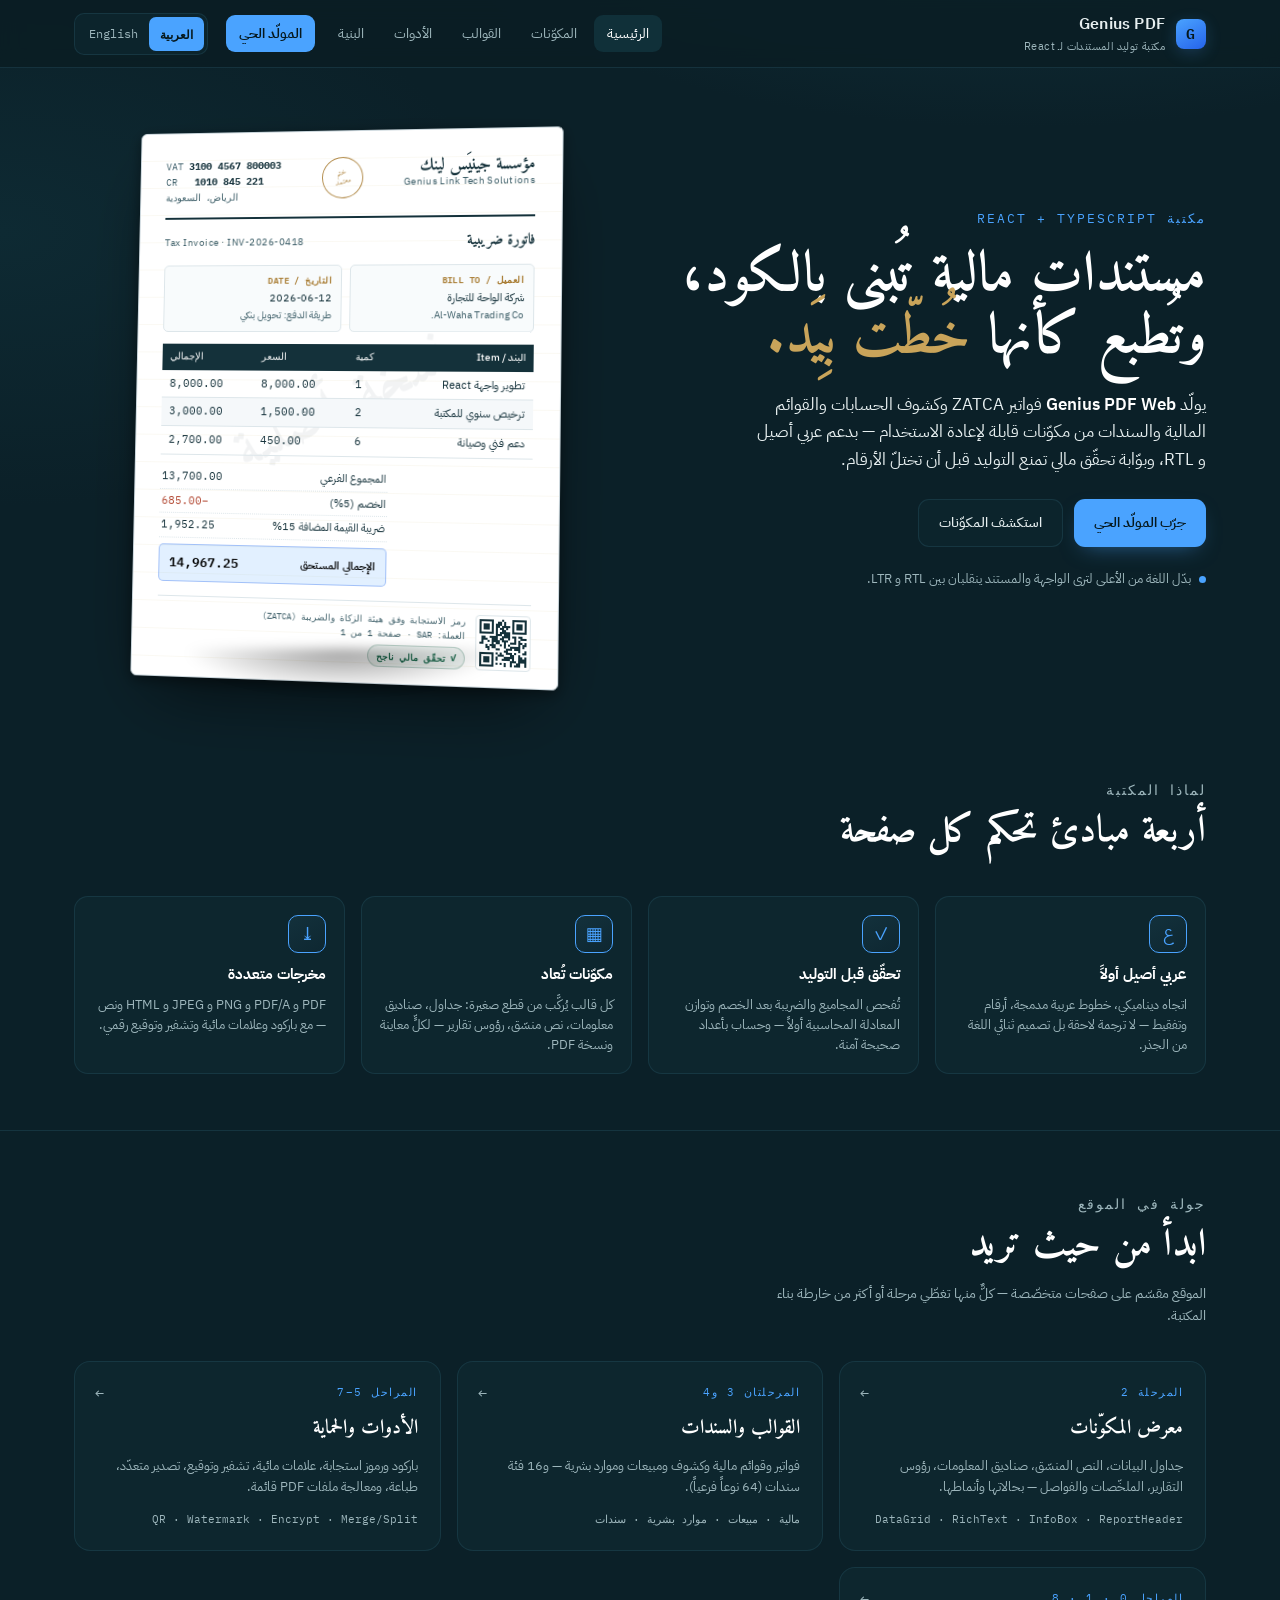
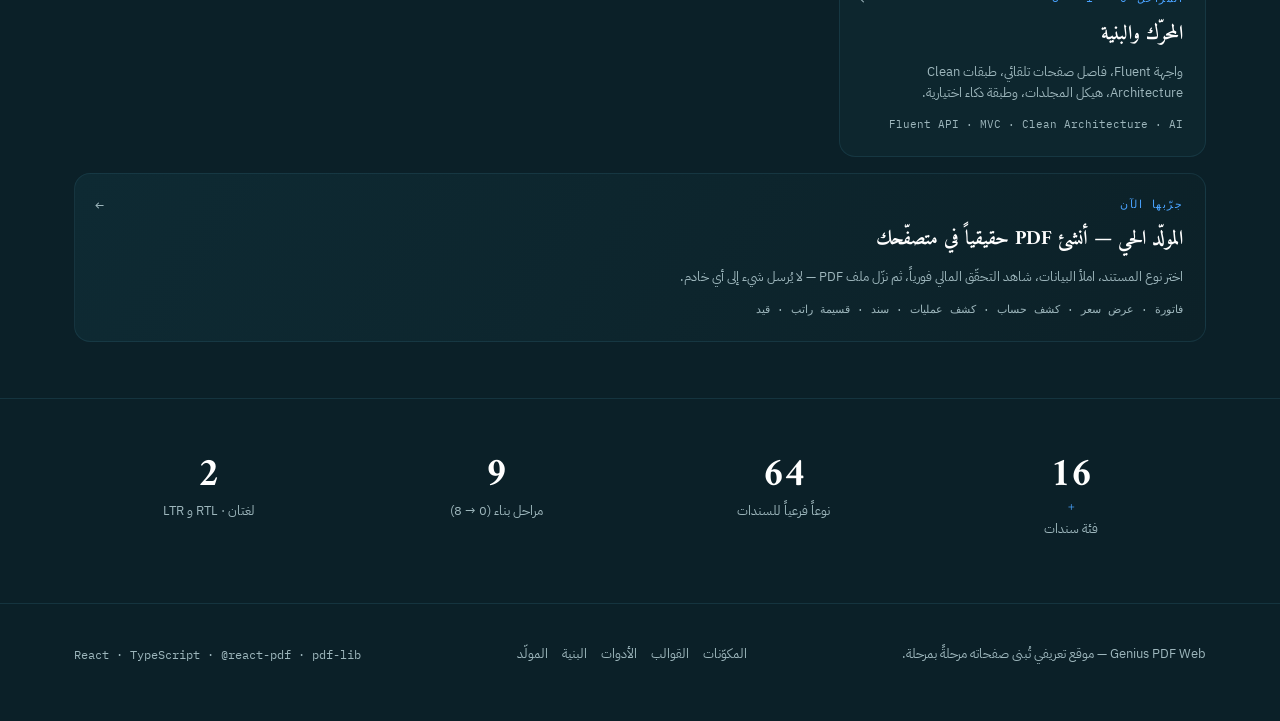
<file: index.html>
<!doctype html>
<html lang="ar" dir="rtl">
<head>
<meta charset="utf-8">
<meta name="viewport" content="width=device-width, initial-scale=1">
<title>Genius PDF Web — مكتبة توليد المستندات المالية</title>
<meta name="description" content="مكتبة React لتوليد المستندات المالية والمحاسبية بصيغة PDF، بدعم عربي أصيل و RTL وتحقّق مالي قبل التوليد.">
<link rel="preconnect" href="https://fonts.googleapis.com">
<link rel="preconnect" href="https://fonts.gstatic.com" crossorigin>
<link href="https://fonts.googleapis.com/css2?family=Amiri:wght@400;700&family=IBM+Plex+Mono:wght@400;500;600&family=IBM+Plex+Sans+Arabic:wght@300;400;500;600;700&display=swap" rel="stylesheet">
<link rel="stylesheet" href="assets/styles.css">
</head>
<body dir="rtl">

<!-- ===== shared navigation ===== -->
<header class="site-nav">
  <div class="nav-wrap">
    <a class="site-brand" href="index.html">
      <span class="site-logo">G</span>
      <span class="brand-text">Genius PDF<small data-ar="مكتبة توليد المستندات لـ React" data-en="Document library for React">مكتبة توليد المستندات لـ React</small></span>
    </a>
    <nav class="nav-links" aria-label="الأقسام">
      <a href="index.html" data-ar="الرئيسية" data-en="Home">الرئيسية</a>
      <a href="components.html" data-ar="المكوّنات" data-en="Components">المكوّنات</a>
      <a href="templates.html" data-ar="القوالب" data-en="Templates">القوالب</a>
      <a href="tools.html" data-ar="الأدوات" data-en="Tools">الأدوات</a>
      <a href="architecture.html" data-ar="البنية" data-en="Architecture">البنية</a>
      <a href="generator.html" class="nav-cta" data-ar="المولّد الحي" data-en="Live generator">المولّد الحي</a>
    </nav>
    <div class="nav-right">
      <div class="lang-toggle">
        <div class="seg" role="group" aria-label="language">
          <button id="ar" aria-pressed="true">العربية</button>
          <button id="en" aria-pressed="false">English</button>
        </div>
      </div>
      <button class="nav-burger" aria-label="القائمة" aria-expanded="false">☰</button>
    </div>
  </div>
</header>

<!-- ===== hero (signature) ===== -->
<header class="home-hero">
  <div class="wrap">
    <div>
      <p class="eyebrow" data-ar="مكتبة React + TypeScript" data-en="React + TypeScript library">مكتبة React + TypeScript</p>
      <h1 data-ar='مستندات مالية تُبنى بالكود،<br>وتُطبع كأنها <span class="accent">خُطّت بِيَد.</span>'
          data-en='Financial documents built in code,<br>printed like they were <span class="accent">drawn by hand.</span>'>
        مستندات مالية تُبنى بالكود،<br>وتُطبع كأنها <span class="accent">خُطّت بِيَد.</span>
      </h1>
      <p class="lede"
         data-ar='يولّد <b>Genius PDF Web</b> فواتير ZATCA وكشوف الحسابات والقوائم المالية والسندات من مكوّنات قابلة لإعادة الاستخدام — بدعم عربي أصيل و RTL، وبوّابة تحقّق مالي تمنع التوليد قبل أن تختلّ الأرقام.'
         data-en='<b>Genius PDF Web</b> generates ZATCA invoices, statements, financial reports and vouchers from reusable components — with first-class Arabic and RTL, and a validation gate that blocks generation before the numbers break.'>
        يولّد <b>Genius PDF Web</b> فواتير ZATCA وكشوف الحسابات والقوائم المالية والسندات من مكوّنات قابلة لإعادة الاستخدام — بدعم عربي أصيل و RTL، وبوّابة تحقّق مالي تمنع التوليد قبل أن تختلّ الأرقام.
      </p>
      <div class="cta-row">
        <a class="btn primary" href="generator.html" data-ar="جرّب المولّد الحي" data-en="Try the live generator">جرّب المولّد الحي</a>
        <a class="btn ghost" href="components.html" data-ar="استكشف المكوّنات" data-en="Explore components">استكشف المكوّنات</a>
      </div>
      <p class="note" data-ar="بدّل اللغة من الأعلى لترى الواجهة والمستند ينقلبان بين RTL و LTR." data-en="Switch language above to watch the UI and document flip between RTL and LTR.">بدّل اللغة من الأعلى لترى الواجهة والمستند ينقلبان بين RTL و LTR.</p>
    </div>

    <!-- rendered tax invoice -->
    <div class="stage">
      <div class="sheet">
        <div class="wm"><span data-ar="نسخة أصلية" data-en="ORIGINAL">نسخة أصلية</span></div>
        <div class="doc">
          <div class="doc-head">
            <div class="doc-co">مؤسسة جينيَس لينك<small>Genius Link Tech Solutions</small></div>
            <div class="seal" data-ar="ختم<br>معتمد" data-en="Certified<br>Seal">ختم<br>معتمد</div>
            <div class="doc-meta">
              VAT <b>3100&nbsp;4567&nbsp;800003</b><br>
              CR&nbsp;&nbsp; <b>1010&nbsp;845&nbsp;221</b><br>
              <span data-ar="الرياض، السعودية" data-en="Riyadh, KSA">الرياض، السعودية</span>
            </div>
          </div>
          <div class="doc-title">
            <h3 data-ar="فاتورة ضريبية" data-en="Tax Invoice">فاتورة ضريبية</h3>
            <span class="en">Tax Invoice · INV-2026-0418</span>
          </div>
          <div class="two">
            <div class="ibox">
              <h4 data-ar="العميل / Bill to" data-en="Bill to">العميل / Bill to</h4>
              <p>شركة الواحة للتجارة<br><span>Al-Waha Trading Co.</span></p>
            </div>
            <div class="ibox">
              <h4 data-ar="التاريخ / Date" data-en="Date">التاريخ / Date</h4>
              <p>2026-06-12<br><span data-ar="طريقة الدفع: تحويل بنكي" data-en="Method: bank transfer">طريقة الدفع: تحويل بنكي</span></p>
            </div>
          </div>
          <table class="grid">
            <thead>
              <tr>
                <th data-ar="البند / Item" data-en="Item">البند / Item</th>
                <th class="num" data-ar="كمية" data-en="Qty">كمية</th>
                <th class="num" data-ar="السعر" data-en="Price">السعر</th>
                <th class="num" data-ar="الإجمالي" data-en="Total">الإجمالي</th>
              </tr>
            </thead>
            <tbody>
              <tr><td data-ar="تطوير واجهة React" data-en="React UI build">تطوير واجهة React</td><td class="num">1</td><td class="num">8,000.00</td><td class="num">8,000.00</td></tr>
              <tr><td data-ar="ترخيص سنوي للمكتبة" data-en="Annual license">ترخيص سنوي للمكتبة</td><td class="num">2</td><td class="num">1,500.00</td><td class="num">3,000.00</td></tr>
              <tr><td data-ar="دعم فني وصيانة" data-en="Support & maintenance">دعم فني وصيانة</td><td class="num">6</td><td class="num">450.00</td><td class="num">2,700.00</td></tr>
            </tbody>
          </table>
          <div class="totals">
            <div class="row"><span data-ar="المجموع الفرعي" data-en="Subtotal">المجموع الفرعي</span><span class="v">13,700.00</span></div>
            <div class="row disc"><span data-ar="الخصم (5%)" data-en="Discount (5%)">الخصم (5%)</span><span class="v">−685.00</span></div>
            <div class="row"><span data-ar="ضريبة القيمة المضافة 15%" data-en="VAT 15%">ضريبة القيمة المضافة 15%</span><span class="v">1,952.25</span></div>
            <div class="grand"><span data-ar="الإجمالي المستحق" data-en="Amount Due">الإجمالي المستحق</span><span class="v">14,967.25</span></div>
          </div>
          <div class="doc-foot">
            <div class="qr"><svg viewBox="0 0 23 23" data-qr shape-rendering="crispEdges"></svg></div>
            <div class="foot-txt">
              <span data-ar="رمز الاستجابة وفق هيئة الزكاة والضريبة (ZATCA)" data-en="ZATCA-compliant QR code">رمز الاستجابة وفق هيئة الزكاة والضريبة (ZATCA)</span><br>
              <span data-ar="العملة: SAR · صفحة 1 من 1" data-en="Currency: SAR · page 1 of 1">العملة: SAR · صفحة 1 من 1</span><br>
              <span class="validchip" data-ar="تحقّق مالي ناجح" data-en="Validation passed">تحقّق مالي ناجح</span>
            </div>
          </div>
        </div>
      </div>
    </div>
  </div>
</header>

<!-- ===== features ===== -->
<section class="section">
  <div class="wrap">
    <div class="head">
      <div>
        <p class="k" data-ar="لماذا المكتبة" data-en="Why this library">لماذا المكتبة</p>
        <h2 class="h" data-ar="أربعة مبادئ تحكم كل صفحة" data-en="Four principles behind every page">أربعة مبادئ تحكم كل صفحة</h2>
      </div>
    </div>
    <div class="features">
      <div class="feature">
        <div class="fi">ع</div>
        <h3 data-ar="عربي أصيل أولاً" data-en="Arabic-first">عربي أصيل أولاً</h3>
        <p data-ar="اتجاه ديناميكي، خطوط عربية مدمجة، أرقام وتفقيط — لا ترجمة لاحقة بل تصميم ثنائي اللغة من الجذر." data-en="Dynamic direction, embedded Arabic fonts, numerals and amount-in-words — bilingual from the root, not a bolt-on.">اتجاه ديناميكي، خطوط عربية مدمجة، أرقام وتفقيط — لا ترجمة لاحقة بل تصميم ثنائي اللغة من الجذر.</p>
      </div>
      <div class="feature">
        <div class="fi">✓</div>
        <h3 data-ar="تحقّق قبل التوليد" data-en="Validate before render">تحقّق قبل التوليد</h3>
        <p data-ar="تُفحص المجاميع والضريبة بعد الخصم وتوازن المعادلة المحاسبية أولاً — وحساب بأعداد صحيحة آمنة." data-en="Totals, post-discount VAT and the accounting equation are checked first — with IEEE-754-safe integer math.">تُفحص المجاميع والضريبة بعد الخصم وتوازن المعادلة المحاسبية أولاً — وحساب بأعداد صحيحة آمنة.</p>
      </div>
      <div class="feature">
        <div class="fi">▦</div>
        <h3 data-ar="مكوّنات تُعاد" data-en="Reusable parts">مكوّنات تُعاد</h3>
        <p data-ar="كل قالب يُركَّب من قطع صغيرة: جداول، صناديق معلومات، نص منسّق، رؤوس تقارير — لكلٍّ معاينة ونسخة PDF." data-en="Every template is assembled from small pieces — grids, info boxes, rich text, report headers — each with a preview and a PDF version.">كل قالب يُركَّب من قطع صغيرة: جداول، صناديق معلومات، نص منسّق، رؤوس تقارير — لكلٍّ معاينة ونسخة PDF.</p>
      </div>
      <div class="feature">
        <div class="fi">⤓</div>
        <h3 data-ar="مخرجات متعددة" data-en="Many outputs">مخرجات متعددة</h3>
        <p data-ar="PDF و PDF/A و PNG و JPEG و HTML ونص — مع باركود وعلامات مائية وتشفير وتوقيع رقمي." data-en="PDF, PDF/A, PNG, JPEG, HTML and text — plus barcodes, watermarks, encryption and digital signing.">PDF و PDF/A و PNG و JPEG و HTML ونص — مع باركود وعلامات مائية وتشفير وتوقيع رقمي.</p>
      </div>
    </div>
  </div>
</section>

<!-- ===== hub: links to every page ===== -->
<section class="section">
  <div class="wrap">
    <div class="head">
      <div>
        <p class="k" data-ar="جولة في الموقع" data-en="Tour the site">جولة في الموقع</p>
        <h2 class="h" data-ar="ابدأ من حيث تريد" data-en="Start wherever you like">ابدأ من حيث تريد</h2>
        <p data-ar="الموقع مقسّم على صفحات متخصّصة — كلٌّ منها تغطّي مرحلة أو أكثر من خارطة بناء المكتبة." data-en="The site is split into focused pages — each covering one or more phases of the library's roadmap.">الموقع مقسّم على صفحات متخصّصة — كلٌّ منها تغطّي مرحلة أو أكثر من خارطة بناء المكتبة.</p>
      </div>
    </div>
    <div class="hub">
      <a class="hub-card" href="components.html">
        <span class="num" data-ar="المرحلة 2" data-en="Phase 2">المرحلة 2</span>
        <h3 data-ar="معرض المكوّنات" data-en="Component library">معرض المكوّنات</h3>
        <p data-ar="جداول البيانات، النص المنسّق، صناديق المعلومات، رؤوس التقارير، الملخّصات والفواصل — بحالاتها وأنماطها." data-en="Data grids, rich text, info boxes, report headers, summaries and dividers — with all their states and styles.">جداول البيانات، النص المنسّق، صناديق المعلومات، رؤوس التقارير، الملخّصات والفواصل — بحالاتها وأنماطها.</p>
        <span class="meta">DataGrid · RichText · InfoBox · ReportHeader</span>
      </a>
      <a class="hub-card" href="templates.html">
        <span class="num" data-ar="المرحلتان 3 و4" data-en="Phases 3 & 4">المرحلتان 3 و4</span>
        <h3 data-ar="القوالب والسندات" data-en="Templates & vouchers">القوالب والسندات</h3>
        <p data-ar="فواتير وقوائم مالية وكشوف ومبيعات وموارد بشرية — و16 فئة سندات (64 نوعاً فرعياً)." data-en="Invoices, financial statements, statements, sales and HR — plus 16 voucher classes (64 subtypes).">فواتير وقوائم مالية وكشوف ومبيعات وموارد بشرية — و16 فئة سندات (64 نوعاً فرعياً).</p>
        <span class="meta" data-ar="مالية · مبيعات · موارد بشرية · سندات" data-en="Financial · Sales · HR · Vouchers">مالية · مبيعات · موارد بشرية · سندات</span>
      </a>
      <a class="hub-card" href="tools.html">
        <span class="num" data-ar="المراحل 5–7" data-en="Phases 5–7">المراحل 5–7</span>
        <h3 data-ar="الأدوات والحماية" data-en="Tools & security">الأدوات والحماية</h3>
        <p data-ar="باركود ورموز استجابة، علامات مائية، تشفير وتوقيع، تصدير متعدّد، طباعة، ومعالجة ملفات PDF قائمة." data-en="Barcodes and QR, watermarks, encryption and signing, multi-export, print, and operations on existing PDFs.">باركود ورموز استجابة، علامات مائية، تشفير وتوقيع، تصدير متعدّد، طباعة، ومعالجة ملفات PDF قائمة.</p>
        <span class="meta">QR · Watermark · Encrypt · Merge/Split</span>
      </a>
      <a class="hub-card" href="architecture.html">
        <span class="num" data-ar="المراحل 0 · 1 · 8" data-en="Phases 0 · 1 · 8">المراحل 0 · 1 · 8</span>
        <h3 data-ar="المحرّك والبنية" data-en="Engine & architecture">المحرّك والبنية</h3>
        <p data-ar="واجهة Fluent، فاصل صفحات تلقائي، طبقات Clean Architecture، هيكل المجلدات، وطبقة ذكاء اختيارية." data-en="A fluent API, auto page-breaks, Clean-Architecture layers, the folder structure, and an optional intelligence layer.">واجهة Fluent، فاصل صفحات تلقائي، طبقات Clean Architecture، هيكل المجلدات، وطبقة ذكاء اختيارية.</p>
        <span class="meta">Fluent API · MVC · Clean Architecture · AI</span>
      </a>
      <a class="hub-card wide" href="generator.html">
        <span class="num" data-ar="جرّبها الآن" data-en="Try it now">جرّبها الآن</span>
        <h3 data-ar="المولّد الحي — أنشئ PDF حقيقياً في متصفّحك" data-en="Live generator — make a real PDF in your browser">المولّد الحي — أنشئ PDF حقيقياً في متصفّحك</h3>
        <p data-ar="اختر نوع المستند، املأ البيانات، شاهد التحقّق المالي فورياً، ثم نزّل ملف PDF — لا يُرسل شيء إلى أي خادم." data-en="Pick a document type, fill the data, watch validation in real time, then download a PDF — nothing leaves your browser.">اختر نوع المستند، املأ البيانات، شاهد التحقّق المالي فورياً، ثم نزّل ملف PDF — لا يُرسل شيء إلى أي خادم.</p>
        <span class="meta" data-ar="فاتورة · عرض سعر · كشف حساب · كشف عمليات · سند · قسيمة راتب · قيد" data-en="Invoice · Quotation · Statement · Operations · Voucher · Payslip · Journal">فاتورة · عرض سعر · كشف حساب · كشف عمليات · سند · قسيمة راتب · قيد</span>
      </a>
    </div>
  </div>
</section>

<!-- ===== stats ===== -->
<section class="section">
  <div class="wrap">
    <div class="stats">
      <div class="stat"><b>16<span class="u">+</span></b><span data-ar="فئة سندات" data-en="voucher classes">فئة سندات</span></div>
      <div class="stat"><b>64</b><span data-ar="نوعاً فرعياً للسندات" data-en="voucher subtypes">نوعاً فرعياً للسندات</span></div>
      <div class="stat"><b>9</b><span data-ar="مراحل بناء (0 → 8)" data-en="build phases (0 → 8)">مراحل بناء (0 → 8)</span></div>
      <div class="stat"><b>2</b><span data-ar="لغتان · RTL و LTR" data-en="languages · RTL & LTR">لغتان · RTL و LTR</span></div>
    </div>
  </div>
</section>

<!-- ===== footer ===== -->
<footer class="site-footer">
  <div class="foot-wrap">
    <span data-ar="Genius PDF Web — موقع تعريفي تُبنى صفحاته مرحلةً بمرحلة." data-en="Genius PDF Web — a showcase site built phase by phase.">Genius PDF Web — موقع تعريفي تُبنى صفحاته مرحلةً بمرحلة.</span>
    <nav class="foot-nav">
      <a href="components.html" data-ar="المكوّنات" data-en="Components">المكوّنات</a>
      <a href="templates.html" data-ar="القوالب" data-en="Templates">القوالب</a>
      <a href="tools.html" data-ar="الأدوات" data-en="Tools">الأدوات</a>
      <a href="architecture.html" data-ar="البنية" data-en="Architecture">البنية</a>
      <a href="generator.html" data-ar="المولّد" data-en="Generator">المولّد</a>
    </nav>
    <span class="mono">React · TypeScript · @react-pdf · pdf-lib</span>
  </div>
</footer>

<script src="assets/app.js"></script>
</body>
</html>
</file>
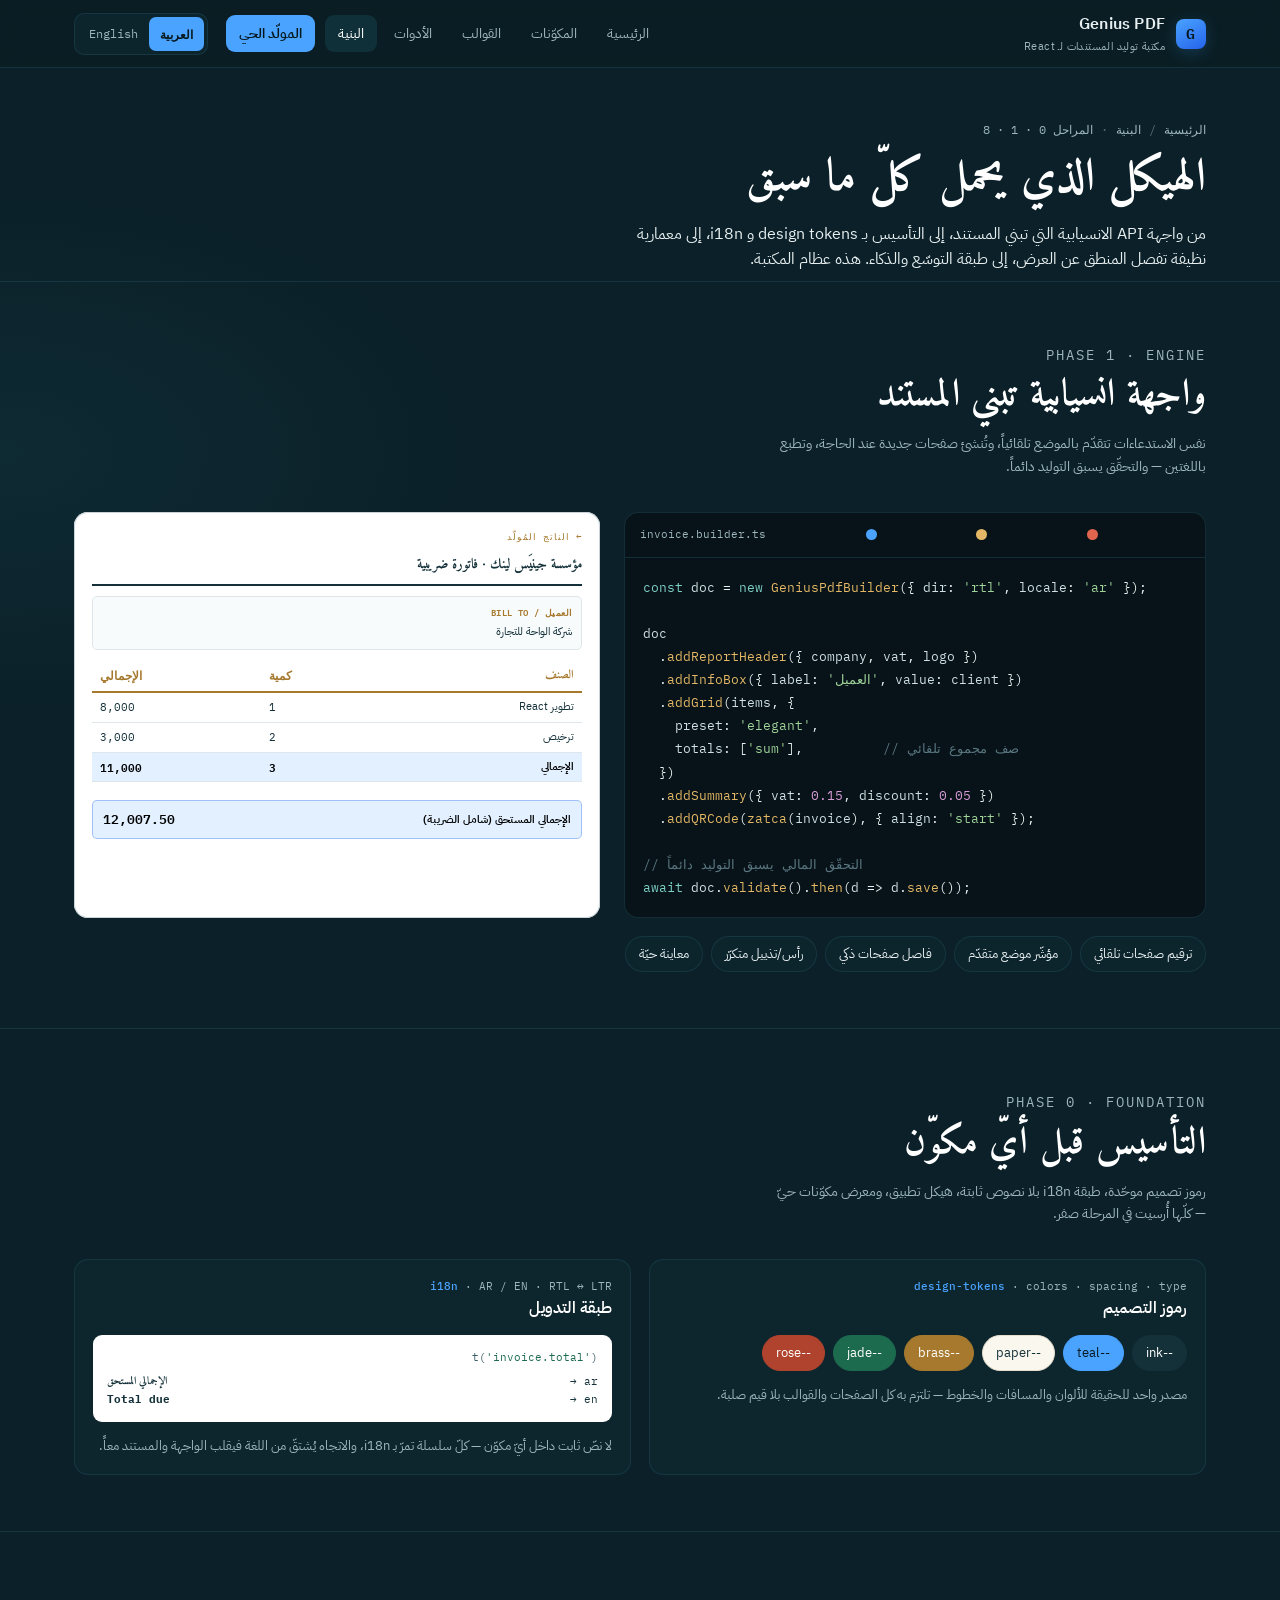
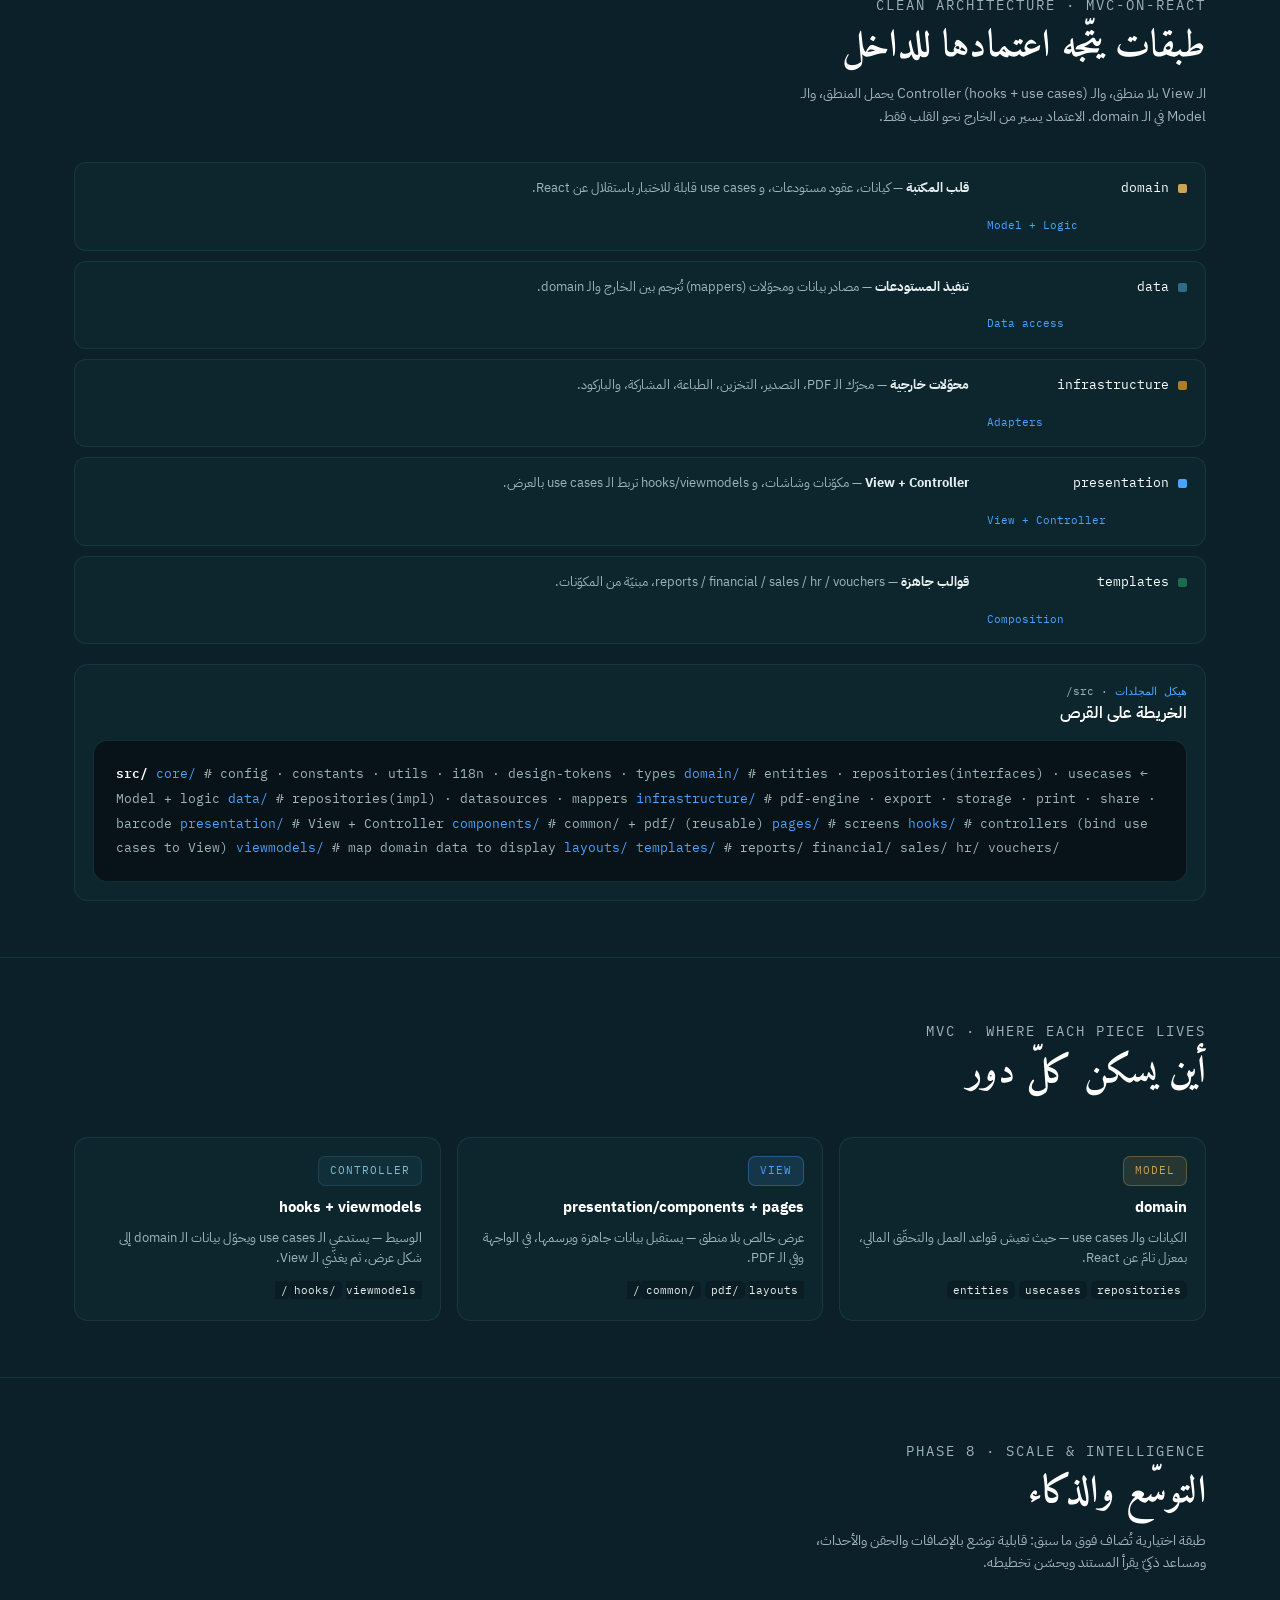
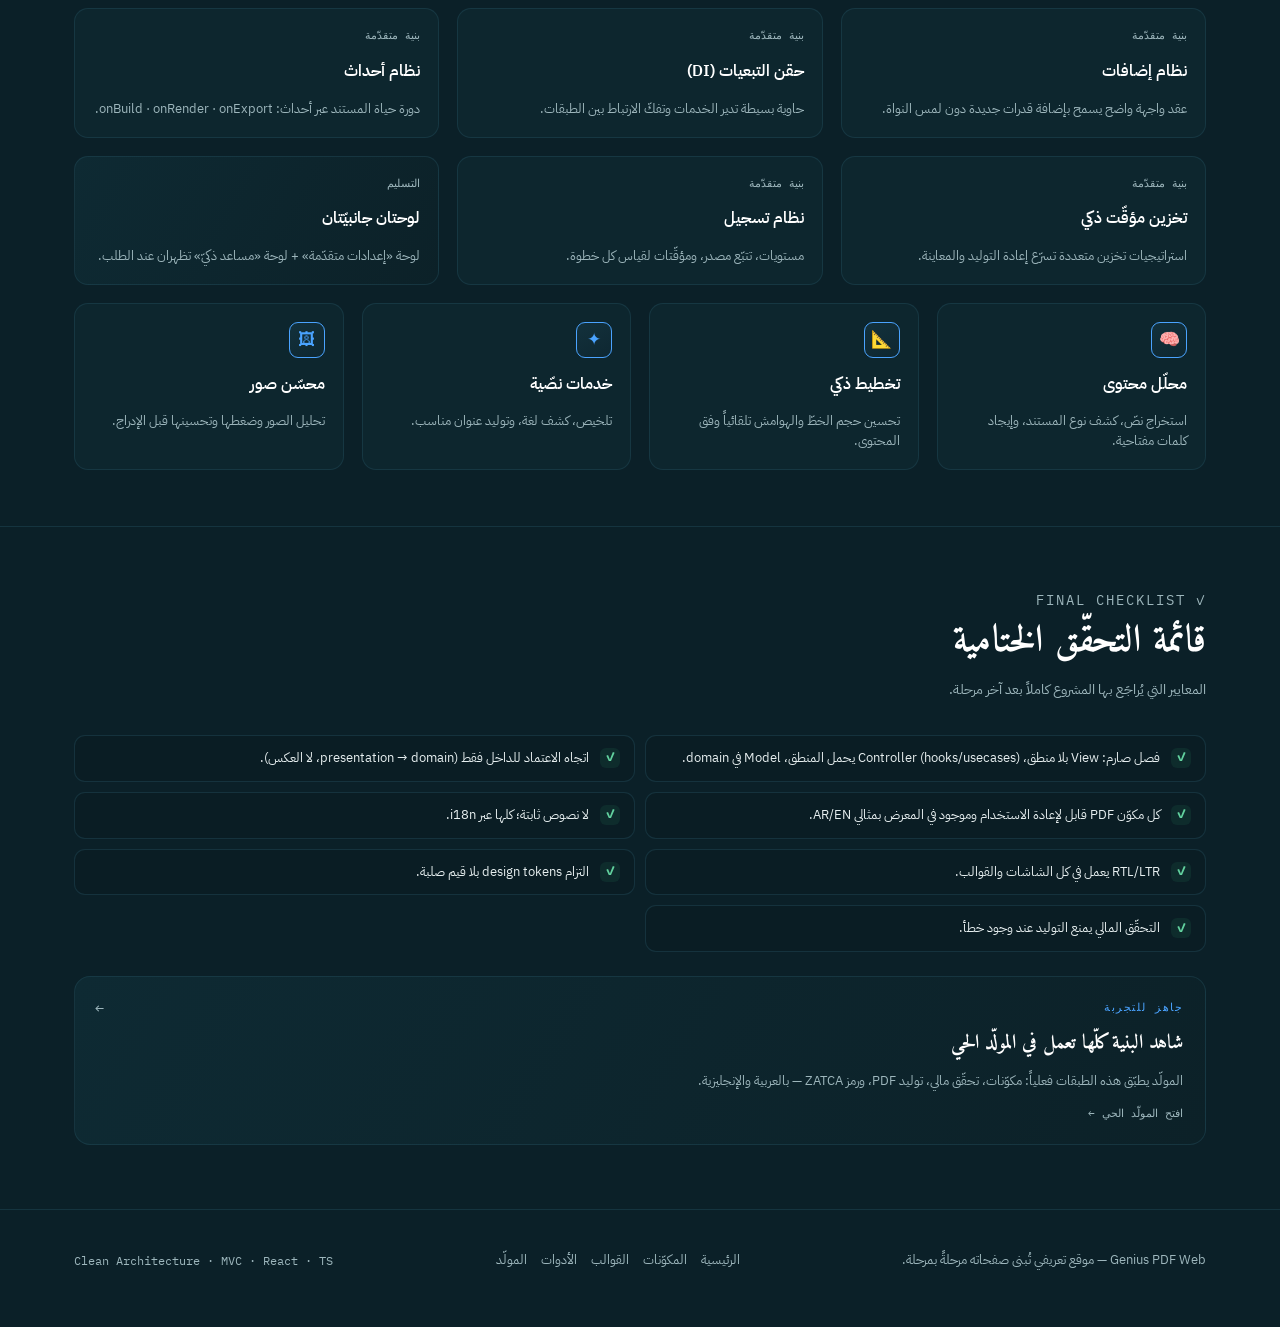
<file: architecture.html>
<!doctype html>
<html lang="ar" dir="rtl">
<head>
<meta charset="utf-8">
<meta name="viewport" content="width=device-width, initial-scale=1">
<title>البنية — Genius PDF Web</title>
<meta name="description" content="واجهة API انسيابية، تأسيس بـ design tokens و i18n، معمارية نظيفة بطبقات domain/data/infrastructure/presentation، خريطة MVC، ونظام إضافات وذكاء اصطناعي.">
<link rel="preconnect" href="https://fonts.googleapis.com">
<link rel="preconnect" href="https://fonts.gstatic.com" crossorigin>
<link href="https://fonts.googleapis.com/css2?family=Amiri:wght@400;700&family=IBM+Plex+Mono:wght@400;500;600&family=IBM+Plex+Sans+Arabic:wght@300;400;500;600;700&display=swap" rel="stylesheet">
<link rel="stylesheet" href="assets/styles.css">
</head>
<body dir="rtl">

<!-- ===== shared navigation ===== -->
<header class="site-nav">
  <div class="nav-wrap">
    <a class="site-brand" href="index.html">
      <span class="site-logo">G</span>
      <span class="brand-text">Genius PDF<small data-ar="مكتبة توليد المستندات لـ React" data-en="Document library for React">مكتبة توليد المستندات لـ React</small></span>
    </a>
    <nav class="nav-links" aria-label="الأقسام">
      <a href="index.html" data-ar="الرئيسية" data-en="Home">الرئيسية</a>
      <a href="components.html" data-ar="المكوّنات" data-en="Components">المكوّنات</a>
      <a href="templates.html" data-ar="القوالب" data-en="Templates">القوالب</a>
      <a href="tools.html" data-ar="الأدوات" data-en="Tools">الأدوات</a>
      <a href="architecture.html" data-ar="البنية" data-en="Architecture">البنية</a>
      <a href="generator.html" class="nav-cta" data-ar="المولّد الحي" data-en="Live generator">المولّد الحي</a>
    </nav>
    <div class="nav-right">
      <div class="lang-toggle">
        <div class="seg" role="group" aria-label="language">
          <button id="ar" aria-pressed="true">العربية</button>
          <button id="en" aria-pressed="false">English</button>
        </div>
      </div>
      <button class="nav-burger" aria-label="القائمة" aria-expanded="false">☰</button>
    </div>
  </div>
</header>

<!-- ===== page hero ===== -->
<section class="page-hero">
  <div class="wrap">
    <p class="crumbs"><a href="index.html" data-ar="الرئيسية" data-en="Home">الرئيسية</a><span class="sep">/</span><span data-ar="البنية" data-en="Architecture">البنية</span><span class="sep">·</span><span data-ar="المراحل 0 · 1 · 8" data-en="Phases 0 · 1 · 8">المراحل 0 · 1 · 8</span></p>
    <h1 data-ar="الهيكل الذي يحمل كلّ ما سبق" data-en="The structure that holds it all up">الهيكل الذي يحمل كلّ ما سبق</h1>
    <p class="lede" data-ar="من واجهة API الانسيابية التي تبني المستند، إلى التأسيس بـ design tokens و i18n، إلى معمارية نظيفة تفصل المنطق عن العرض، إلى طبقة التوسّع والذكاء. هذه عظام المكتبة." data-en="From the fluent API that builds the document, to the foundation of design tokens and i18n, to a clean architecture that separates logic from view, to the extensibility and intelligence layer. These are the library's bones.">من واجهة API الانسيابية التي تبني المستند، إلى التأسيس بـ design tokens و i18n، إلى معمارية نظيفة تفصل المنطق عن العرض، إلى طبقة التوسّع والذكاء. هذه عظام المكتبة.</p>
  </div>
</section>

<!-- ===== PHASE 1 · fluent engine ===== -->
<section class="section">
  <div class="wrap">
    <div class="head">
      <div>
        <p class="k">PHASE 1 · ENGINE</p>
        <h2 class="h" data-ar="واجهة انسيابية تبني المستند" data-en="A fluent API that builds the document">واجهة انسيابية تبني المستند</h2>
        <p data-ar="نفس الاستدعاءات تتقدّم بالموضع تلقائياً، وتُنشئ صفحات جديدة عند الحاجة، وتطبع باللغتين — والتحقّق يسبق التوليد دائماً." data-en="The same calls advance the cursor automatically, spawn new pages when needed, and print in both languages — and validation always precedes generation.">نفس الاستدعاءات تتقدّم بالموضع تلقائياً، وتُنشئ صفحات جديدة عند الحاجة، وتطبع باللغتين — والتحقّق يسبق التوليد دائماً.</p>
      </div>
    </div>

    <div class="engine-grid">
      <div class="codeblock">
        <div class="top">
          <span class="dot" style="background:#e0654f"></span>
          <span class="dot" style="background:#e3b765"></span>
          <span class="dot" style="background:#4AA3FF"></span>
          <span class="mono">invoice.builder.ts</span>
        </div>
<pre><span class="t-key">const</span> <span class="t-var">doc</span> = <span class="t-key">new</span> <span class="t-fn">GeniusPdfBuilder</span>({ <span class="t-var">dir</span>: <span class="t-str">'rtl'</span>, <span class="t-var">locale</span>: <span class="t-str">'ar'</span> });

<span class="t-var">doc</span>
  .<span class="t-fn">addReportHeader</span>({ <span class="t-var">company</span>, <span class="t-var">vat</span>, <span class="t-var">logo</span> })
  .<span class="t-fn">addInfoBox</span>({ <span class="t-var">label</span>: <span class="t-str">'العميل'</span>, <span class="t-var">value</span>: <span class="t-var">client</span> })
  .<span class="t-fn">addGrid</span>(<span class="t-var">items</span>, {
    <span class="t-var">preset</span>: <span class="t-str">'elegant'</span>,
    <span class="t-var">totals</span>: [<span class="t-str">'sum'</span>],          <span class="t-com">// صف مجموع تلقائي</span>
  })
  .<span class="t-fn">addSummary</span>({ <span class="t-var">vat</span>: <span class="t-num">0.15</span>, <span class="t-var">discount</span>: <span class="t-num">0.05</span> })
  .<span class="t-fn">addQRCode</span>(<span class="t-fn">zatca</span>(<span class="t-var">invoice</span>), { <span class="t-var">align</span>: <span class="t-str">'start'</span> });

<span class="t-com">// التحقّق المالي يسبق التوليد دائماً</span>
<span class="t-key">await</span> <span class="t-var">doc</span>.<span class="t-fn">validate</span>().<span class="t-fn">then</span>(<span class="t-var">d</span> =&gt; <span class="t-var">d</span>.<span class="t-fn">save</span>());</pre>
      </div>

      <div class="out">
        <div class="obadge mono" data-ar="← الناتج المُولّد" data-en="RENDERED OUTPUT →">← الناتج المُولّد</div>
        <div class="ohead" data-ar="مؤسسة جينيَس لينك · فاتورة ضريبية" data-en="Genius Link Est. · Tax Invoice">مؤسسة جينيَس لينك · فاتورة ضريبية</div>
        <div class="ibox" style="border:1px solid var(--paper-line);border-radius:5px;padding:8px 9px">
          <h4 style="margin:0 0 4px;font-size:9px;color:var(--brass);font-family:var(--font-mono)" data-ar="العميل / Bill to" data-en="Bill to / العميل">العميل / Bill to</h4>
          <p style="margin:0;font-size:11px" data-ar="شركة الواحة للتجارة" data-en="Al-Waha Trading Co.">شركة الواحة للتجارة</p>
        </div>
        <table class="demo elegant" style="font-size:10.5px">
          <thead><tr><th data-ar="الصنف" data-en="Item">الصنف</th><th class="n" data-ar="كمية" data-en="Qty">كمية</th><th class="n" data-ar="الإجمالي" data-en="Total">الإجمالي</th></tr></thead>
          <tbody>
            <tr><td data-ar="تطوير React" data-en="React dev">تطوير React</td><td class="n">1</td><td class="n">8,000</td></tr>
            <tr><td data-ar="ترخيص" data-en="License">ترخيص</td><td class="n">2</td><td class="n">3,000</td></tr>
          </tbody>
          <tfoot><tr><td data-ar="الإجمالي" data-en="Total">الإجمالي</td><td class="n">3</td><td class="n">11,000</td></tr></tfoot>
        </table>
        <div class="totals" style="width:100%;margin-top:2px">
          <div class="grand" style="font-size:11px"><span data-ar="الإجمالي المستحق (شامل الضريبة)" data-en="Total due (incl. VAT)">الإجمالي المستحق (شامل الضريبة)</span><span class="v">12,007.50</span></div>
        </div>
      </div>
    </div>

    <div class="chips" style="margin-top:18px">
      <span class="chip" data-ar="ترقيم صفحات تلقائي" data-en="Automatic pagination">ترقيم صفحات تلقائي</span>
      <span class="chip" data-ar="مؤشّر موضع متقدّم" data-en="Advancing cursor">مؤشّر موضع متقدّم</span>
      <span class="chip" data-ar="فاصل صفحات ذكي" data-en="Smart page-break">فاصل صفحات ذكي</span>
      <span class="chip" data-ar="رأس/تذييل متكرّر" data-en="Repeating header/footer">رأس/تذييل متكرّر</span>
      <span class="chip" data-ar="معاينة حيّة" data-en="Live preview">معاينة حيّة</span>
    </div>
  </div>
</section>

<!-- ===== PHASE 0 · foundation ===== -->
<section class="section">
  <div class="wrap">
    <div class="head">
      <div>
        <p class="k">PHASE 0 · FOUNDATION</p>
        <h2 class="h" data-ar="التأسيس قبل أيّ مكوّن" data-en="The foundation before any component">التأسيس قبل أيّ مكوّن</h2>
        <p data-ar="رموز تصميم موحّدة، طبقة i18n بلا نصوص ثابتة، هيكل تطبيق، ومعرض مكوّنات حيّ — كلّها أُرسيت في المرحلة صفر." data-en="Unified design tokens, an i18n layer with no hard-coded strings, an app shell, and a live component gallery — all laid down in Phase 0.">رموز تصميم موحّدة، طبقة i18n بلا نصوص ثابتة، هيكل تطبيق، ومعرض مكوّنات حيّ — كلّها أُرسيت في المرحلة صفر.</p>
      </div>
    </div>

    <div class="gal">
      <div class="card span6">
        <div>
          <p class="tag"><b>design-tokens</b> · colors · spacing · type</p>
          <h3 data-ar="رموز التصميم" data-en="Design tokens">رموز التصميم</h3>
        </div>
        <div class="chips">
          <span class="chip" style="background:#14313A;color:#fff;border-color:#14313A">--ink</span>
          <span class="chip" style="background:#4AA3FF;color:#06181d;border-color:#4AA3FF">--teal</span>
          <span class="chip" style="background:#FAF7EF;color:#14313A;border-color:#e7dfcd">--paper</span>
          <span class="chip" style="background:#A6792E;color:#fff;border-color:#A6792E">--brass</span>
          <span class="chip" style="background:#1C6B4E;color:#fff;border-color:#1C6B4E">--jade</span>
          <span class="chip" style="background:#B0432D;color:#fff;border-color:#B0432D">--rose</span>
        </div>
        <p class="desc" data-ar="مصدر واحد للحقيقة للألوان والمسافات والخطوط — تلتزم به كل الصفحات والقوالب بلا قيم صلبة." data-en="A single source of truth for colors, spacing and type — every page and template obeys it with no hard-coded values.">مصدر واحد للحقيقة للألوان والمسافات والخطوط — تلتزم به كل الصفحات والقوالب بلا قيم صلبة.</p>
      </div>

      <div class="card span6">
        <div>
          <p class="tag"><b>i18n</b> · AR / EN · RTL ↔ LTR</p>
          <h3 data-ar="طبقة التدويل" data-en="The i18n layer">طبقة التدويل</h3>
        </div>
        <div class="mini" style="font-family:var(--font-mono);font-size:11px">
          <div style="color:var(--ink-2)">t(<span style="color:var(--jade)">'invoice.total'</span>)</div>
          <div style="margin-top:6px;display:flex;justify-content:space-between"><span>ar →</span><b style="font-family:var(--font-display)">الإجمالي المستحق</b></div>
          <div style="display:flex;justify-content:space-between"><span>en →</span><b>Total due</b></div>
        </div>
        <p class="desc" data-ar="لا نصّ ثابت داخل أيّ مكوّن — كلّ سلسلة تمرّ بـ i18n، والاتجاه يُشتقّ من اللغة فيقلب الواجهة والمستند معاً." data-en="No hard-coded string inside any component — every string flows through i18n, and direction is derived from locale, flipping UI and document together.">لا نصّ ثابت داخل أيّ مكوّن — كلّ سلسلة تمرّ بـ i18n، والاتجاه يُشتقّ من اللغة فيقلب الواجهة والمستند معاً.</p>
      </div>
    </div>
  </div>
</section>

<!-- ===== Clean Architecture ===== -->
<section class="section">
  <div class="wrap">
    <div class="head">
      <div>
        <p class="k">CLEAN ARCHITECTURE · MVC-ON-REACT</p>
        <h2 class="h" data-ar="طبقات يتّجه اعتمادها للداخل" data-en="Layers whose dependencies point inward">طبقات يتّجه اعتمادها للداخل</h2>
        <p data-ar="الـ View بلا منطق، والـ Controller (hooks + use cases) يحمل المنطق، والـ Model في الـ domain. الاعتماد يسير من الخارج نحو القلب فقط." data-en="The View has no logic, the Controller (hooks + use cases) holds the logic, and the Model lives in the domain. Dependencies flow from the outside toward the core only.">الـ View بلا منطق، والـ Controller (hooks + use cases) يحمل المنطق، والـ Model في الـ domain. الاعتماد يسير من الخارج نحو القلب فقط.</p>
      </div>
    </div>

    <div class="layers">
      <div class="layer">
        <div class="lname"><i style="background:var(--brass-soft)"></i>domain</div>
        <div class="ldesc" data-ar="<b>قلب المكتبة</b> — كيانات، عقود مستودعات، و use cases قابلة للاختبار باستقلال عن React." data-en="<b>The core</b> — entities, repository contracts, and use cases testable independently of React.">قلب المكتبة — كيانات، عقود مستودعات، و use cases قابلة للاختبار باستقلال عن React.</div>
        <div class="l-mvc">Model + Logic</div>
      </div>
      <div class="layer">
        <div class="lname"><i style="background:var(--sky)"></i>data</div>
        <div class="ldesc" data-ar="<b>تنفيذ المستودعات</b> — مصادر بيانات ومحوّلات (mappers) تُترجم بين الخارج والـ domain." data-en="<b>Repository implementations</b> — datasources and mappers translating between the outside and the domain.">تنفيذ المستودعات — مصادر بيانات ومحوّلات تُترجم بين الخارج والـ domain.</div>
        <div class="l-mvc">Data access</div>
      </div>
      <div class="layer">
        <div class="lname"><i style="background:var(--amber)"></i>infrastructure</div>
        <div class="ldesc" data-ar="<b>محوّلات خارجية</b> — محرّك الـ PDF، التصدير، التخزين، الطباعة، المشاركة، والباركود." data-en="<b>External adapters</b> — the PDF engine, export, storage, print, share, and barcode.">محوّلات خارجية — محرّك الـ PDF، التصدير، التخزين، الطباعة، المشاركة، والباركود.</div>
        <div class="l-mvc">Adapters</div>
      </div>
      <div class="layer">
        <div class="lname"><i style="background:var(--teal)"></i>presentation</div>
        <div class="ldesc" data-ar="<b>View + Controller</b> — مكوّنات وشاشات، و hooks/viewmodels تربط الـ use cases بالعرض." data-en="<b>View + Controller</b> — components and pages, with hooks/viewmodels wiring use cases to the view.">View + Controller — مكوّنات وشاشات، و hooks/viewmodels تربط الـ use cases بالعرض.</div>
        <div class="l-mvc">View + Controller</div>
      </div>
      <div class="layer">
        <div class="lname"><i style="background:var(--jade)"></i>templates</div>
        <div class="ldesc" data-ar="<b>قوالب جاهزة</b> — reports / financial / sales / hr / vouchers، مبنيّة من المكوّنات." data-en="<b>Ready templates</b> — reports / financial / sales / hr / vouchers, assembled from components.">قوالب جاهزة — reports / financial / sales / hr / vouchers، مبنيّة من المكوّنات.</div>
        <div class="l-mvc">Composition</div>
      </div>
    </div>

    <div class="gal" style="margin-top:20px">
      <div class="card span12">
        <div>
          <p class="tag"><b data-ar="هيكل المجلدات" data-en="Folder structure">هيكل المجلدات</b> · src/</p>
          <h3 data-ar="الخريطة على القرص" data-en="The map on disk">الخريطة على القرص</h3>
        </div>
        <div class="tree"><span class="root">src/</span>
  <span class="dir">core/</span>            <span class="cm"># config · constants · utils · i18n · design-tokens · types</span>
  <span class="dir">domain/</span>          <span class="cm"># entities · repositories(interfaces) · usecases  ← Model + logic</span>
  <span class="dir">data/</span>            <span class="cm"># repositories(impl) · datasources · mappers</span>
  <span class="dir">infrastructure/</span>  <span class="cm"># pdf-engine · export · storage · print · share · barcode</span>
  <span class="dir">presentation/</span>    <span class="cm"># View + Controller</span>
    <span class="dir">components/</span>     <span class="cm"># common/ + pdf/  (reusable)</span>
    <span class="dir">pages/</span>          <span class="cm"># screens</span>
    <span class="dir">hooks/</span>          <span class="cm"># controllers (bind use cases to View)</span>
    <span class="dir">viewmodels/</span>     <span class="cm"># map domain data to display</span>
    <span class="dir">layouts/</span>
  <span class="dir">templates/</span>       <span class="cm"># reports/ financial/ sales/ hr/ vouchers/</span></div>
      </div>
    </div>
  </div>
</section>

<!-- ===== MVC mapping ===== -->
<section class="section">
  <div class="wrap">
    <div class="head">
      <div>
        <p class="k">MVC · WHERE EACH PIECE LIVES</p>
        <h2 class="h" data-ar="أين يسكن كلّ دور" data-en="Where each role lives">أين يسكن كلّ دور</h2>
      </div>
    </div>
    <div class="mvc">
      <div class="m model">
        <span class="badge">MODEL</span>
        <h3 data-ar="domain" data-en="domain">domain</h3>
        <p data-ar="الكيانات والـ use cases — حيث تعيش قواعد العمل والتحقّق المالي، بمعزل تامّ عن React." data-en="Entities and use cases — where business rules and financial validation live, fully isolated from React.">الكيانات والـ use cases — حيث تعيش قواعد العمل والتحقّق المالي، بمعزل تامّ عن React.</p>
        <div><code>entities</code> <code>usecases</code> <code>repositories</code></div>
      </div>
      <div class="m view">
        <span class="badge">VIEW</span>
        <h3 data-ar="presentation/components + pages" data-en="presentation/components + pages">components + pages</h3>
        <p data-ar="عرض خالص بلا منطق — يستقبل بيانات جاهزة ويرسمها، في الواجهة وفي الـ PDF." data-en="Pure view with no logic — receives ready data and renders it, both in the UI and the PDF.">عرض خالص بلا منطق — يستقبل بيانات جاهزة ويرسمها، في الواجهة وفي الـ PDF.</p>
        <div><code>common/</code> <code>pdf/</code> <code>layouts/</code></div>
      </div>
      <div class="m ctrl">
        <span class="badge">CONTROLLER</span>
        <h3 data-ar="hooks + viewmodels" data-en="hooks + viewmodels">hooks + viewmodels</h3>
        <p data-ar="الوسيط — يستدعي الـ use cases ويحوّل بيانات الـ domain إلى شكل عرض، ثم يغذّي الـ View." data-en="The mediator — calls use cases and maps domain data into display shape, then feeds the View.">الوسيط — يستدعي الـ use cases ويحوّل بيانات الـ domain إلى شكل عرض، ثم يغذّي الـ View.</p>
        <div><code>hooks/</code> <code>viewmodels/</code></div>
      </div>
    </div>
  </div>
</section>

<!-- ===== PHASE 8 · advanced + AI ===== -->
<section class="section">
  <div class="wrap">
    <div class="head">
      <div>
        <p class="k">PHASE 8 · SCALE &amp; INTELLIGENCE</p>
        <h2 class="h" data-ar="التوسّع والذكاء" data-en="Scale & intelligence">التوسّع والذكاء</h2>
        <p data-ar="طبقة اختيارية تُضاف فوق ما سبق: قابلية توسّع بالإضافات والحقن والأحداث، ومساعد ذكيّ يقرأ المستند ويحسّن تخطيطه." data-en="An optional layer added on top: extensibility via plugins, injection and events, plus a smart assistant that reads the document and improves its layout.">طبقة اختيارية تُضاف فوق ما سبق: قابلية توسّع بالإضافات والحقن والأحداث، ومساعد ذكيّ يقرأ المستند ويحسّن تخطيطه.</p>
      </div>
    </div>

    <div class="gal">
      <div class="card span4">
        <p class="tag" data-ar="بنية متقدّمة" data-en="Advanced architecture">بنية متقدّمة</p>
        <h3 data-ar="نظام إضافات" data-en="Plugin system">نظام إضافات</h3>
        <p class="desc" data-ar="عقد واجهة واضح يسمح بإضافة قدرات جديدة دون لمس النواة." data-en="A clear interface contract that adds new capabilities without touching the core.">عقد واجهة واضح يسمح بإضافة قدرات جديدة دون لمس النواة.</p>
      </div>
      <div class="card span4">
        <p class="tag" data-ar="بنية متقدّمة" data-en="Advanced architecture">بنية متقدّمة</p>
        <h3 data-ar="حقن التبعيات (DI)" data-en="Dependency injection">حقن التبعيات (DI)</h3>
        <p class="desc" data-ar="حاوية بسيطة تدير الخدمات وتفكّ الارتباط بين الطبقات." data-en="A simple container that manages services and decouples the layers.">حاوية بسيطة تدير الخدمات وتفكّ الارتباط بين الطبقات.</p>
      </div>
      <div class="card span4">
        <p class="tag" data-ar="بنية متقدّمة" data-en="Advanced architecture">بنية متقدّمة</p>
        <h3 data-ar="نظام أحداث" data-en="Event-driven">نظام أحداث</h3>
        <p class="desc" data-ar="دورة حياة المستند عبر أحداث: onBuild · onRender · onExport." data-en="The document lifecycle through events: onBuild · onRender · onExport.">دورة حياة المستند عبر أحداث: <span class="mono">onBuild · onRender · onExport</span>.</p>
      </div>
      <div class="card span4">
        <p class="tag" data-ar="بنية متقدّمة" data-en="Advanced architecture">بنية متقدّمة</p>
        <h3 data-ar="تخزين مؤقّت ذكي" data-en="Smart caching">تخزين مؤقّت ذكي</h3>
        <p class="desc" data-ar="استراتيجيات تخزين متعددة تسرّع إعادة التوليد والمعاينة." data-en="Multiple caching strategies that speed up re-render and preview.">استراتيجيات تخزين متعددة تسرّع إعادة التوليد والمعاينة.</p>
      </div>
      <div class="card span4">
        <p class="tag" data-ar="بنية متقدّمة" data-en="Advanced architecture">بنية متقدّمة</p>
        <h3 data-ar="نظام تسجيل" data-en="Structured logger">نظام تسجيل</h3>
        <p class="desc" data-ar="مستويات، تتبّع مصدر، ومؤقّتات لقياس كل خطوة." data-en="Levels, source tracing, and timers to measure every step.">مستويات، تتبّع مصدر، ومؤقّتات لقياس كل خطوة.</p>
      </div>
      <div class="card span4" style="background:linear-gradient(120deg,#0e2a33,#0c2128)">
        <p class="tag" data-ar="التسليم" data-en="Delivery">التسليم</p>
        <h3 data-ar="لوحتان جانبيّتان" data-en="Two side panels">لوحتان جانبيّتان</h3>
        <p class="desc" data-ar="لوحة «إعدادات متقدّمة» + لوحة «مساعد ذكيّ» تظهران عند الطلب." data-en="An 'Advanced settings' panel + a 'Smart assistant' panel, surfaced on demand.">لوحة «إعدادات متقدّمة» + لوحة «مساعد ذكيّ» تظهران عند الطلب.</p>
      </div>
    </div>

    <div class="gal" style="margin-top:18px">
      <div class="card span3">
        <div class="ai-ic">🧠</div>
        <h3 data-ar="محلّل محتوى" data-en="Content analyzer">محلّل محتوى</h3>
        <p class="desc" data-ar="استخراج نصّ، كشف نوع المستند، وإيجاد كلمات مفتاحية." data-en="Text extraction, document-type detection, and keyword finding.">استخراج نصّ، كشف نوع المستند، وإيجاد كلمات مفتاحية.</p>
      </div>
      <div class="card span3">
        <div class="ai-ic">📐</div>
        <h3 data-ar="تخطيط ذكي" data-en="Smart layout">تخطيط ذكي</h3>
        <p class="desc" data-ar="تحسين حجم الخطّ والهوامش تلقائياً وفق المحتوى." data-en="Auto-tuning font size and margins to fit the content.">تحسين حجم الخطّ والهوامش تلقائياً وفق المحتوى.</p>
      </div>
      <div class="card span3">
        <div class="ai-ic">✦</div>
        <h3 data-ar="خدمات نصّية" data-en="Text services">خدمات نصّية</h3>
        <p class="desc" data-ar="تلخيص، كشف لغة، وتوليد عنوان مناسب." data-en="Summarization, language detection, and title generation.">تلخيص، كشف لغة، وتوليد عنوان مناسب.</p>
      </div>
      <div class="card span3">
        <div class="ai-ic">🖼</div>
        <h3 data-ar="محسّن صور" data-en="Image optimizer">محسّن صور</h3>
        <p class="desc" data-ar="تحليل الصور وضغطها وتحسينها قبل الإدراج." data-en="Analyzing, compressing and improving images before embedding.">تحليل الصور وضغطها وتحسينها قبل الإدراج.</p>
      </div>
    </div>
  </div>
</section>

<!-- ===== final checklist ===== -->
<section class="section">
  <div class="wrap">
    <div class="head">
      <div>
        <p class="k">✓ FINAL CHECKLIST</p>
        <h2 class="h" data-ar="قائمة التحقّق الختامية" data-en="The final checklist">قائمة التحقّق الختامية</h2>
        <p data-ar="المعايير التي يُراجَع بها المشروع كاملاً بعد آخر مرحلة." data-en="The criteria the whole project is reviewed against after the last phase.">المعايير التي يُراجَع بها المشروع كاملاً بعد آخر مرحلة.</p>
      </div>
    </div>
    <div class="checklist">
      <div class="check"><span class="cb">✓</span><span data-ar="فصل صارم: View بلا منطق، Controller (hooks/usecases) يحمل المنطق، Model في domain." data-en="Strict separation: View has no logic, Controller (hooks/usecases) holds it, Model in domain.">فصل صارم: View بلا منطق، Controller (hooks/usecases) يحمل المنطق، Model في domain.</span></div>
      <div class="check"><span class="cb">✓</span><span data-ar="اتجاه الاعتماد للداخل فقط (presentation → domain، لا العكس)." data-en="Dependencies point inward only (presentation → domain, never the reverse).">اتجاه الاعتماد للداخل فقط (presentation → domain، لا العكس).</span></div>
      <div class="check"><span class="cb">✓</span><span data-ar="كل مكوّن PDF قابل لإعادة الاستخدام وموجود في المعرض بمثالي AR/EN." data-en="Every PDF component is reusable and present in the gallery with AR/EN examples.">كل مكوّن PDF قابل لإعادة الاستخدام وموجود في المعرض بمثالي AR/EN.</span></div>
      <div class="check"><span class="cb">✓</span><span data-ar="لا نصوص ثابتة؛ كلها عبر i18n." data-en="No hard-coded strings; everything through i18n.">لا نصوص ثابتة؛ كلها عبر i18n.</span></div>
      <div class="check"><span class="cb">✓</span><span data-ar="RTL/LTR يعمل في كل الشاشات والقوالب." data-en="RTL/LTR works across all screens and templates.">RTL/LTR يعمل في كل الشاشات والقوالب.</span></div>
      <div class="check"><span class="cb">✓</span><span data-ar="التزام design tokens بلا قيم صلبة." data-en="Design tokens are honored with no hard-coded values.">التزام design tokens بلا قيم صلبة.</span></div>
      <div class="check"><span class="cb">✓</span><span data-ar="التحقّق المالي يمنع التوليد عند وجود خطأ." data-en="Financial validation blocks generation whenever there's an error.">التحقّق المالي يمنع التوليد عند وجود خطأ.</span></div>
    </div>

    <div class="hub" style="margin-top:24px">
      <a class="hub-card wide" href="generator.html">
        <span class="num" data-ar="جاهز للتجربة" data-en="READY TO TRY">جاهز للتجربة</span>
        <h3 data-ar="شاهد البنية كلّها تعمل في المولّد الحي" data-en="See the whole architecture run in the live generator">شاهد البنية كلّها تعمل في المولّد الحي</h3>
        <p data-ar="المولّد يطبّق هذه الطبقات فعلياً: مكوّنات، تحقّق مالي، توليد PDF، ورمز ZATCA — بالعربية والإنجليزية." data-en="The generator actually applies these layers: components, financial validation, PDF generation, and the ZATCA code — in Arabic and English.">المولّد يطبّق هذه الطبقات فعلياً: مكوّنات، تحقّق مالي، توليد PDF، ورمز ZATCA — بالعربية والإنجليزية.</p>
        <span class="meta" data-ar="افتح المولّد الحي ←" data-en="Open the live generator →">افتح المولّد الحي ←</span>
      </a>
    </div>
  </div>
</section>

<!-- ===== footer ===== -->
<footer class="site-footer">
  <div class="foot-wrap">
    <span data-ar="Genius PDF Web — موقع تعريفي تُبنى صفحاته مرحلةً بمرحلة." data-en="Genius PDF Web — a showcase site built phase by phase.">Genius PDF Web — موقع تعريفي تُبنى صفحاته مرحلةً بمرحلة.</span>
    <nav class="foot-nav">
      <a href="index.html" data-ar="الرئيسية" data-en="Home">الرئيسية</a>
      <a href="components.html" data-ar="المكوّنات" data-en="Components">المكوّنات</a>
      <a href="templates.html" data-ar="القوالب" data-en="Templates">القوالب</a>
      <a href="tools.html" data-ar="الأدوات" data-en="Tools">الأدوات</a>
      <a href="generator.html" data-ar="المولّد" data-en="Generator">المولّد</a>
    </nav>
    <span class="mono">Clean Architecture · MVC · React · TS</span>
  </div>
</footer>

<script src="assets/app.js"></script>
</body>
</html>
</file>
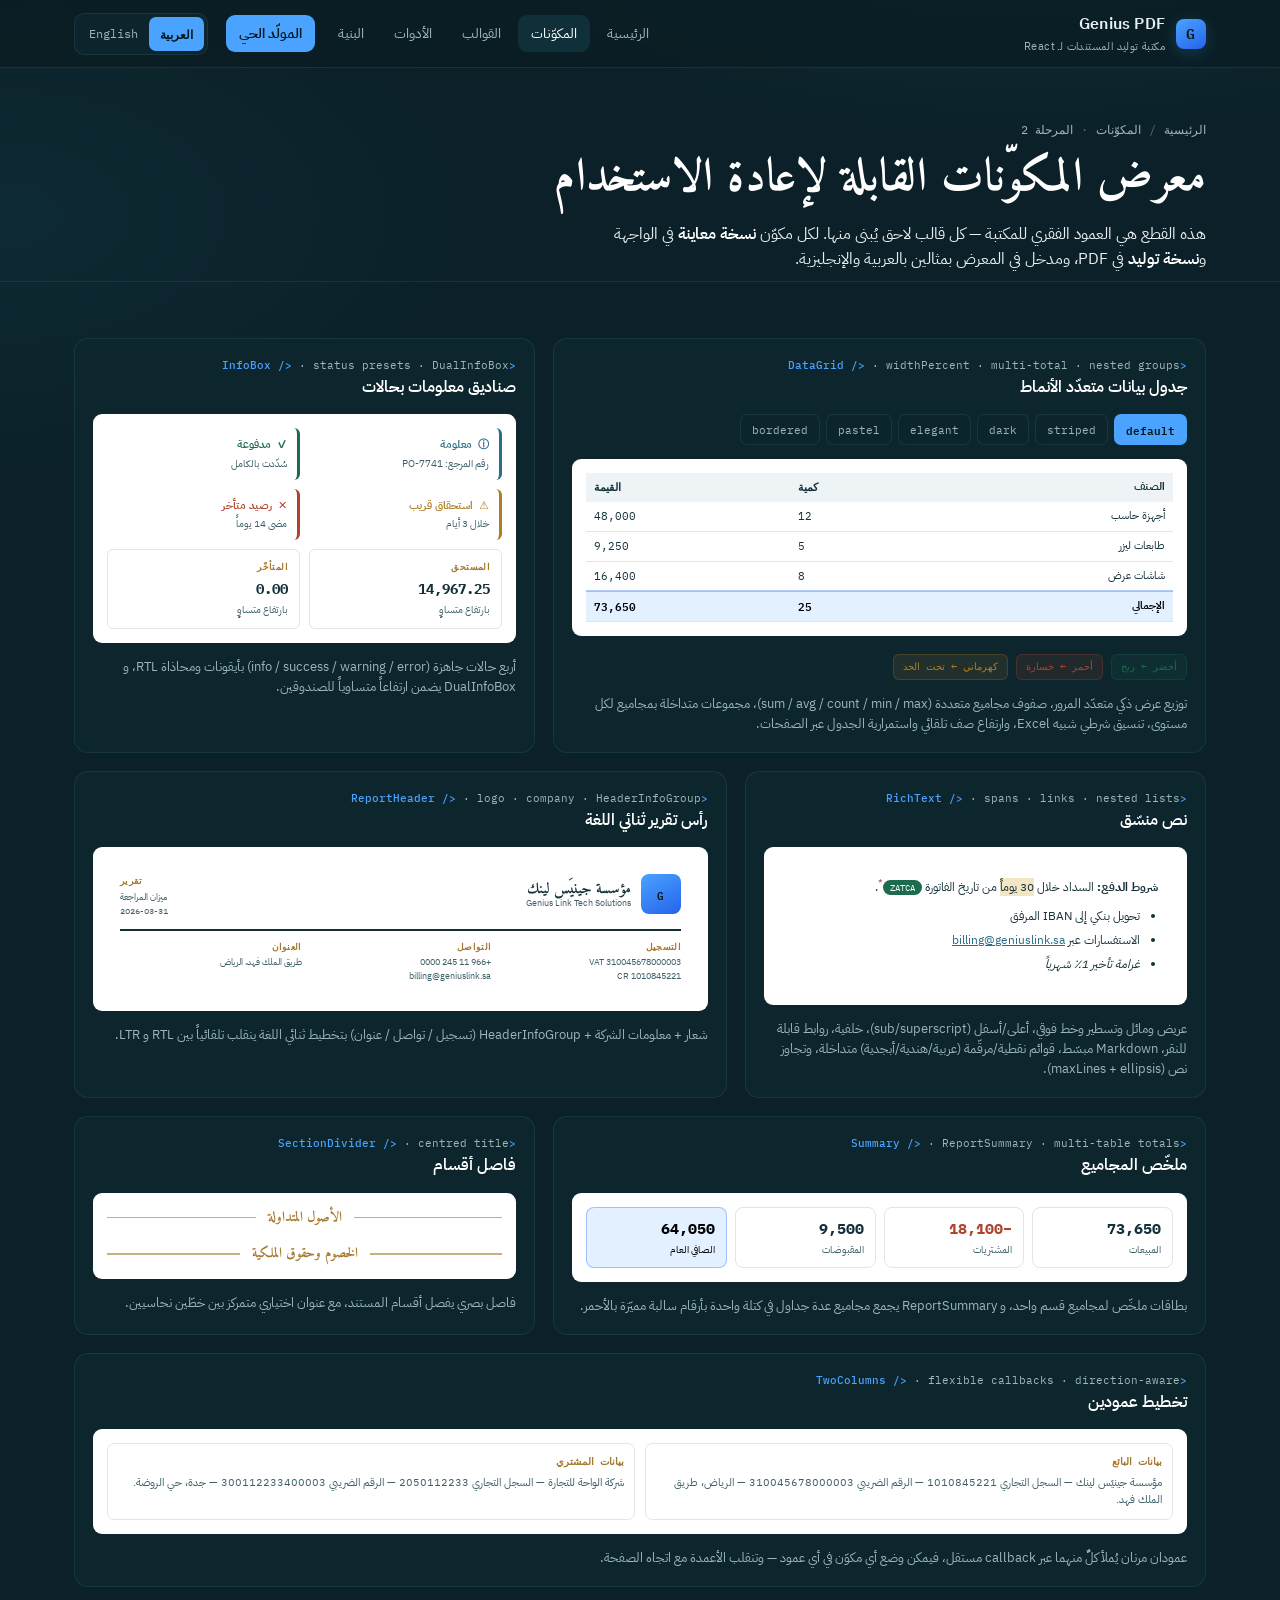
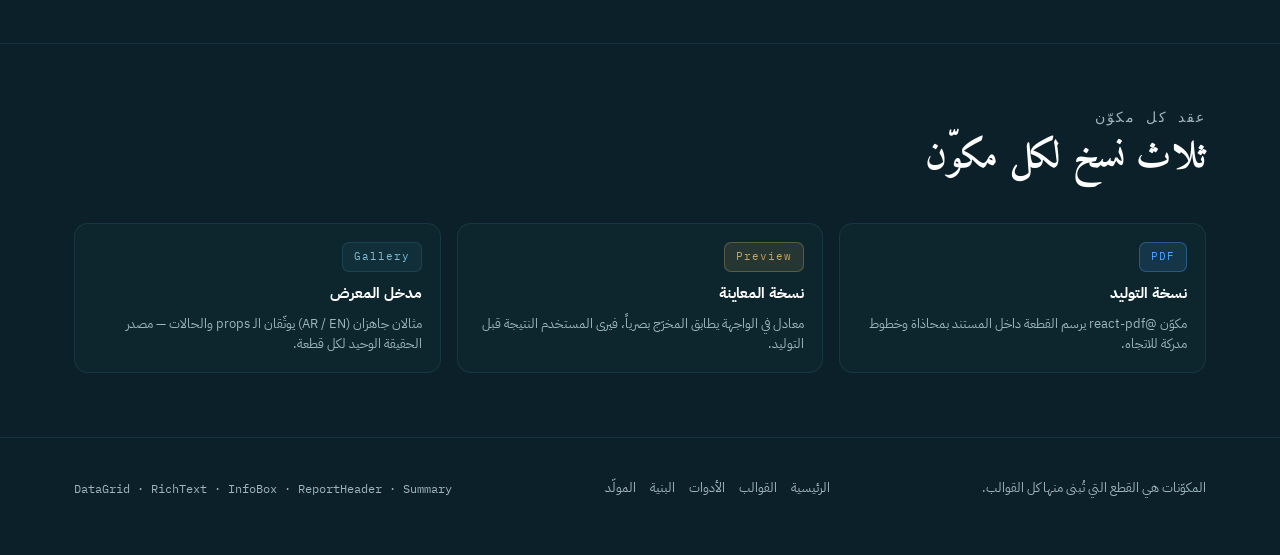
<file: components.html>
<!doctype html>
<html lang="ar" dir="rtl">
<head>
<meta charset="utf-8">
<meta name="viewport" content="width=device-width, initial-scale=1">
<title>المكوّنات — Genius PDF Web</title>
<meta name="description" content="معرض المكوّنات القابلة لإعادة الاستخدام: جداول بيانات، نص منسّق، صناديق معلومات، رؤوس تقارير، ملخّصات وفواصل.">
<link rel="preconnect" href="https://fonts.googleapis.com">
<link rel="preconnect" href="https://fonts.gstatic.com" crossorigin>
<link href="https://fonts.googleapis.com/css2?family=Amiri:wght@400;700&family=IBM+Plex+Mono:wght@400;500;600&family=IBM+Plex+Sans+Arabic:wght@300;400;500;600;700&display=swap" rel="stylesheet">
<link rel="stylesheet" href="assets/styles.css">
</head>
<body dir="rtl">

<header class="site-nav">
  <div class="nav-wrap">
    <a class="site-brand" href="index.html">
      <span class="site-logo">G</span>
      <span class="brand-text">Genius PDF<small data-ar="مكتبة توليد المستندات لـ React" data-en="Document library for React">مكتبة توليد المستندات لـ React</small></span>
    </a>
    <nav class="nav-links" aria-label="الأقسام">
      <a href="index.html" data-ar="الرئيسية" data-en="Home">الرئيسية</a>
      <a href="components.html" data-ar="المكوّنات" data-en="Components">المكوّنات</a>
      <a href="templates.html" data-ar="القوالب" data-en="Templates">القوالب</a>
      <a href="tools.html" data-ar="الأدوات" data-en="Tools">الأدوات</a>
      <a href="architecture.html" data-ar="البنية" data-en="Architecture">البنية</a>
      <a href="generator.html" class="nav-cta" data-ar="المولّد الحي" data-en="Live generator">المولّد الحي</a>
    </nav>
    <div class="nav-right">
      <div class="lang-toggle">
        <div class="seg" role="group" aria-label="language">
          <button id="ar" aria-pressed="true">العربية</button>
          <button id="en" aria-pressed="false">English</button>
        </div>
      </div>
      <button class="nav-burger" aria-label="القائمة" aria-expanded="false">☰</button>
    </div>
  </div>
</header>

<!-- ===== page hero ===== -->
<section class="page-hero">
  <div class="wrap">
    <p class="crumbs"><a href="index.html" data-ar="الرئيسية" data-en="Home">الرئيسية</a><span class="sep">/</span><span data-ar="المكوّنات" data-en="Components">المكوّنات</span><span class="sep">·</span><span data-ar="المرحلة 2" data-en="Phase 2">المرحلة 2</span></p>
    <h1 data-ar="معرض المكوّنات القابلة لإعادة الاستخدام" data-en="The reusable component library">معرض المكوّنات القابلة لإعادة الاستخدام</h1>
    <p class="lede" data-ar="هذه القطع هي العمود الفقري للمكتبة — كل قالب لاحق يُبنى منها. لكل مكوّن <b>نسخة معاينة</b> في الواجهة و<b>نسخة توليد</b> في PDF، ومدخل في المعرض بمثالين بالعربية والإنجليزية." data-en="These pieces are the backbone of the library — every template is built from them. Each component has a <b>preview version</b> in the UI and a <b>render version</b> in the PDF, plus a gallery entry with Arabic and English examples.">هذه القطع هي العمود الفقري للمكتبة — كل قالب لاحق يُبنى منها. لكل مكوّن <b>نسخة معاينة</b> في الواجهة و<b>نسخة توليد</b> في PDF، ومدخل في المعرض بمثالين بالعربية والإنجليزية.</p>
  </div>
</section>

<!-- ===== gallery ===== -->
<section class="section">
  <div class="wrap">
    <div class="gal">

      <!-- DataGrid -->
      <div class="card span7">
        <div>
          <p class="tag"><b>&lt;DataGrid /&gt;</b> · widthPercent · multi-total · nested groups</p>
          <h3 data-ar="جدول بيانات متعدّد الأنماط" data-en="Multi-style data grid">جدول بيانات متعدّد الأنماط</h3>
        </div>
        <div class="tabs" data-tabs="gridTable">
          <button data-tab="default" aria-pressed="true">default</button>
          <button data-tab="striped" aria-pressed="false">striped</button>
          <button data-tab="dark" aria-pressed="false">dark</button>
          <button data-tab="elegant" aria-pressed="false">elegant</button>
          <button data-tab="pastel" aria-pressed="false">pastel</button>
          <button data-tab="bordered" aria-pressed="false">bordered</button>
        </div>
        <div class="mini">
          <table class="demo default" id="gridTable" data-base="demo">
            <thead><tr>
              <th data-ar="الصنف" data-en="Item">الصنف</th>
              <th class="n" data-ar="كمية" data-en="Qty">كمية</th>
              <th class="n" data-ar="القيمة" data-en="Value">القيمة</th>
            </tr></thead>
            <tbody>
              <tr><td data-ar="أجهزة حاسب" data-en="Computers">أجهزة حاسب</td><td class="n">12</td><td class="n">48,000</td></tr>
              <tr><td data-ar="طابعات ليزر" data-en="Laser printers">طابعات ليزر</td><td class="n">5</td><td class="n">9,250</td></tr>
              <tr><td data-ar="شاشات عرض" data-en="Monitors">شاشات عرض</td><td class="n">8</td><td class="n">16,400</td></tr>
            </tbody>
            <tfoot><tr><td data-ar="الإجمالي" data-en="Total">الإجمالي</td><td class="n">25</td><td class="n">73,650</td></tr></tfoot>
          </table>
        </div>
        <div class="cond">
          <span class="pos" data-ar="أخضر ← ربح" data-en="green ← profit">أخضر ← ربح</span>
          <span class="neg" data-ar="أحمر ← خسارة" data-en="red ← loss">أحمر ← خسارة</span>
          <span class="warnc" data-ar="كهرماني ← تحت الحد" data-en="amber ← below threshold">كهرماني ← تحت الحد</span>
        </div>
        <p class="desc" data-ar="توزيع عرض ذكي متعدّد المرور، صفوف مجاميع متعددة (sum / avg / count / min / max)، مجموعات متداخلة بمجاميع لكل مستوى، تنسيق شرطي شبيه Excel، وارتفاع صف تلقائي واستمرارية الجدول عبر الصفحات." data-en="Multi-pass width distribution, multiple total rows (sum / avg / count / min / max), nested groups with per-level subtotals, Excel-like conditional formatting, auto row height, and table continuity across pages.">توزيع عرض ذكي متعدّد المرور، صفوف مجاميع متعددة (sum / avg / count / min / max)، مجموعات متداخلة بمجاميع لكل مستوى، تنسيق شرطي شبيه Excel، وارتفاع صف تلقائي واستمرارية الجدول عبر الصفحات.</p>
      </div>

      <!-- InfoBox + DualInfoBox -->
      <div class="card span5">
        <div>
          <p class="tag"><b>&lt;InfoBox /&gt;</b> · status presets · DualInfoBox</p>
          <h3 data-ar="صناديق معلومات بحالات" data-en="Info boxes with states">صناديق معلومات بحالات</h3>
        </div>
        <div class="mini">
          <div class="states">
            <div class="st info"><h5>ⓘ <span data-ar="معلومة" data-en="Info">معلومة</span></h5><p data-ar="رقم المرجع: PO-7741" data-en="Reference: PO-7741">رقم المرجع: PO-7741</p></div>
            <div class="st success"><h5>✓ <span data-ar="مدفوعة" data-en="Paid">مدفوعة</span></h5><p data-ar="سُدّدت بالكامل" data-en="Settled in full">سُدّدت بالكامل</p></div>
            <div class="st warn"><h5>⚠ <span data-ar="استحقاق قريب" data-en="Due soon">استحقاق قريب</span></h5><p data-ar="خلال 3 أيام" data-en="In 3 days">خلال 3 أيام</p></div>
            <div class="st err"><h5>✕ <span data-ar="رصيد متأخر" data-en="Overdue">رصيد متأخر</span></h5><p data-ar="مضى 14 يوماً" data-en="14 days past">مضى 14 يوماً</p></div>
          </div>
          <div class="dual" style="margin-top:9px">
            <div class="du"><h6 data-ar="المستحق" data-en="Amount due">المستحق</h6><b>14,967.25</b><span data-ar="بارتفاع متساوٍ" data-en="equal height">بارتفاع متساوٍ</span></div>
            <div class="du"><h6 data-ar="المتأخّر" data-en="Overdue">المتأخّر</h6><b>0.00</b><span data-ar="بارتفاع متساوٍ" data-en="equal height">بارتفاع متساوٍ</span></div>
          </div>
        </div>
        <p class="desc" data-ar="أربع حالات جاهزة (info / success / warning / error) بأيقونات ومحاذاة RTL، و DualInfoBox يضمن ارتفاعاً متساوياً للصندوقين." data-en="Four ready states (info / success / warning / error) with icons and RTL alignment, plus a DualInfoBox that keeps both boxes the same height.">أربع حالات جاهزة (info / success / warning / error) بأيقونات ومحاذاة RTL، و DualInfoBox يضمن ارتفاعاً متساوياً للصندوقين.</p>
      </div>

      <!-- RichText -->
      <div class="card span5">
        <div>
          <p class="tag"><b>&lt;RichText /&gt;</b> · spans · links · nested lists</p>
          <h3 data-ar="نص منسّق" data-en="Rich text">نص منسّق</h3>
        </div>
        <div class="mini">
          <div class="rt">
            <span class="b" data-ar="شروط الدفع:" data-en="Payment terms:">شروط الدفع:</span>
            <span data-ar=" السداد خلال " data-en=" Net "> السداد خلال </span><span class="hi">30 <span data-ar="يوماً" data-en="days">يوماً</span></span>
            <span data-ar=" من تاريخ الفاتورة" data-en=" from invoice date"> من تاريخ الفاتورة</span>
            <span class="badge">ZATCA</span><sup>*</sup>.
            <ul>
              <li data-ar="تحويل بنكي إلى IBAN المرفق" data-en="Bank transfer to attached IBAN">تحويل بنكي إلى IBAN المرفق</li>
              <li><span data-ar="الاستفسارات عبر " data-en="Questions via ">الاستفسارات عبر </span><span class="lnk">billing@geniuslink.sa</span></li>
              <li><span class="it" data-ar="غرامة تأخير 1٪ شهرياً" data-en="1% monthly late fee">غرامة تأخير 1٪ شهرياً</span></li>
            </ul>
          </div>
        </div>
        <p class="desc" data-ar="عريض ومائل وتسطير وخط فوقي، أعلى/أسفل (sub/superscript)، خلفية، روابط قابلة للنقر، Markdown مبسّط، قوائم نقطية/مرقّمة (عربية/هندية/أبجدية) متداخلة، وتجاوز نص (maxLines + ellipsis)." data-en="Bold, italic, underline, overline, super/subscript, background, clickable links, simple Markdown, nested bullet/numbered lists (Arabic/Hindi/alpha), and text overflow (maxLines + ellipsis).">عريض ومائل وتسطير وخط فوقي، أعلى/أسفل (sub/superscript)، خلفية، روابط قابلة للنقر، Markdown مبسّط، قوائم نقطية/مرقّمة (عربية/هندية/أبجدية) متداخلة، وتجاوز نص (maxLines + ellipsis).</p>
      </div>

      <!-- ReportHeader -->
      <div class="card span7">
        <div>
          <p class="tag"><b>&lt;ReportHeader /&gt;</b> · logo · company · HeaderInfoGroup</p>
          <h3 data-ar="رأس تقرير ثنائي اللغة" data-en="Bilingual report header">رأس تقرير ثنائي اللغة</h3>
        </div>
        <div class="mini">
          <div class="rhead">
            <div class="top">
              <div style="display:flex; gap:10px; align-items:center">
                <div class="logo">G</div>
                <div class="co">مؤسسة جينيَس لينك<small>Genius Link Tech Solutions</small></div>
              </div>
              <div class="hg" style="text-align:end">
                <b data-ar="تقرير" data-en="Report">تقرير</b>
                <span data-ar="ميزان المراجعة" data-en="Trial Balance">ميزان المراجعة</span><br>2026-03-31
              </div>
            </div>
            <div class="hgroups">
              <div class="hg"><b data-ar="التسجيل" data-en="Registration">التسجيل</b>VAT 310045678000003<br>CR 1010845221</div>
              <div class="hg"><b data-ar="التواصل" data-en="Contact">التواصل</b>+966 11 245 0000<br>billing@geniuslink.sa</div>
              <div class="hg"><b data-ar="العنوان" data-en="Address">العنوان</b><span data-ar="طريق الملك فهد، الرياض" data-en="King Fahd Rd, Riyadh">طريق الملك فهد، الرياض</span></div>
            </div>
          </div>
        </div>
        <p class="desc" data-ar="شعار + معلومات الشركة + HeaderInfoGroup (تسجيل / تواصل / عنوان) بتخطيط ثنائي اللغة ينقلب تلقائياً بين RTL و LTR." data-en="Logo + company info + HeaderInfoGroup (registration / contact / address) with a bilingual layout that flips automatically between RTL and LTR.">شعار + معلومات الشركة + HeaderInfoGroup (تسجيل / تواصل / عنوان) بتخطيط ثنائي اللغة ينقلب تلقائياً بين RTL و LTR.</p>
      </div>

      <!-- Summary / ReportSummary -->
      <div class="card span7">
        <div>
          <p class="tag"><b>&lt;Summary /&gt;</b> · ReportSummary · multi-table totals</p>
          <h3 data-ar="ملخّص المجاميع" data-en="Totals summary">ملخّص المجاميع</h3>
        </div>
        <div class="mini">
          <div class="summ">
            <div class="s"><b>73,650</b><span data-ar="المبيعات" data-en="Sales">المبيعات</span></div>
            <div class="s neg"><b>−18,100</b><span data-ar="المشتريات" data-en="Purchases">المشتريات</span></div>
            <div class="s"><b>9,500</b><span data-ar="المقبوضات" data-en="Receipts">المقبوضات</span></div>
            <div class="s tot"><b>64,050</b><span data-ar="الصافي العام" data-en="Net total">الصافي العام</span></div>
          </div>
        </div>
        <p class="desc" data-ar="بطاقات ملخّص لمجاميع قسم واحد، و ReportSummary يجمع مجاميع عدة جداول في كتلة واحدة بأرقام سالبة مميّزة بالأحمر." data-en="Summary cards for a single section's totals, and ReportSummary that rolls up totals from several tables into one block with negative figures flagged in red.">بطاقات ملخّص لمجاميع قسم واحد، و ReportSummary يجمع مجاميع عدة جداول في كتلة واحدة بأرقام سالبة مميّزة بالأحمر.</p>
      </div>

      <!-- SectionDivider -->
      <div class="card span5">
        <div>
          <p class="tag"><b>&lt;SectionDivider /&gt;</b> · centred title</p>
          <h3 data-ar="فاصل أقسام" data-en="Section divider">فاصل أقسام</h3>
        </div>
        <div class="mini" style="display:flex; flex-direction:column; gap:14px; justify-content:center">
          <div class="divprev"><span data-ar="الأصول المتداولة" data-en="Current Assets">الأصول المتداولة</span></div>
          <div class="divprev"><span data-ar="الخصوم وحقوق الملكية" data-en="Liabilities & Equity">الخصوم وحقوق الملكية</span></div>
        </div>
        <p class="desc" data-ar="فاصل بصري يفصل أقسام المستند، مع عنوان اختياري متمركز بين خطّين نحاسيين." data-en="A visual divider that separates document sections, with an optional title centred between two brass rules.">فاصل بصري يفصل أقسام المستند، مع عنوان اختياري متمركز بين خطّين نحاسيين.</p>
      </div>

      <!-- TwoColumns -->
      <div class="card span12">
        <div>
          <p class="tag"><b>&lt;TwoColumns /&gt;</b> · flexible callbacks · direction-aware</p>
          <h3 data-ar="تخطيط عمودين" data-en="Two-column layout">تخطيط عمودين</h3>
        </div>
        <div class="mini">
          <div class="twocol">
            <div class="c">
              <h6 data-ar="بيانات البائع" data-en="Seller details">بيانات البائع</h6>
              <p data-ar="مؤسسة جينيَس لينك — السجل التجاري 1010845221 — الرقم الضريبي 310045678000003 — الرياض، طريق الملك فهد." data-en="Genius Link Est. — CR 1010845221 — VAT 310045678000003 — Riyadh, King Fahd Rd.">مؤسسة جينيَس لينك — السجل التجاري 1010845221 — الرقم الضريبي 310045678000003 — الرياض، طريق الملك فهد.</p>
            </div>
            <div class="c">
              <h6 data-ar="بيانات المشتري" data-en="Buyer details">بيانات المشتري</h6>
              <p data-ar="شركة الواحة للتجارة — السجل التجاري 2050112233 — الرقم الضريبي 300112233400003 — جدة، حي الروضة." data-en="Al-Waha Trading Co. — CR 2050112233 — VAT 300112233400003 — Jeddah, Al-Rawdah.">شركة الواحة للتجارة — السجل التجاري 2050112233 — الرقم الضريبي 300112233400003 — جدة، حي الروضة.</p>
            </div>
          </div>
        </div>
        <p class="desc" data-ar="عمودان مرنان يُملأ كلٌّ منهما عبر callback مستقل، فيمكن وضع أي مكوّن في أي عمود — وتنقلب الأعمدة مع اتجاه الصفحة." data-en="Two flexible columns, each filled by its own callback, so any component can go in either column — and the columns flip with the page direction.">عمودان مرنان يُملأ كلٌّ منهما عبر callback مستقل، فيمكن وضع أي مكوّن في أي عمود — وتنقلب الأعمدة مع اتجاه الصفحة.</p>
      </div>

    </div>
  </div>
</section>

<!-- ===== how each component is structured ===== -->
<section class="section">
  <div class="wrap">
    <div class="head">
      <div>
        <p class="k" data-ar="عقد كل مكوّن" data-en="Each component's contract">عقد كل مكوّن</p>
        <h2 class="h" data-ar="ثلاث نسخ لكل مكوّن" data-en="Three faces per component">ثلاث نسخ لكل مكوّن</h2>
      </div>
    </div>
    <div class="mvc">
      <div class="m view">
        <span class="badge">PDF</span>
        <h3 data-ar="نسخة التوليد" data-en="Render version">نسخة التوليد</h3>
        <p data-ar="مكوّن @react-pdf يرسم القطعة داخل المستند بمحاذاة وخطوط مدركة للاتجاه." data-en="A @react-pdf component that draws the piece inside the document with direction-aware alignment and fonts.">مكوّن @react-pdf يرسم القطعة داخل المستند بمحاذاة وخطوط مدركة للاتجاه.</p>
      </div>
      <div class="m model">
        <span class="badge">Preview</span>
        <h3 data-ar="نسخة المعاينة" data-en="Preview version">نسخة المعاينة</h3>
        <p data-ar="معادل في الواجهة يطابق المخرَج بصرياً، فيرى المستخدم النتيجة قبل التوليد." data-en="A UI counterpart that visually matches the output, so the user sees the result before rendering.">معادل في الواجهة يطابق المخرَج بصرياً، فيرى المستخدم النتيجة قبل التوليد.</p>
      </div>
      <div class="m ctrl">
        <span class="badge">Gallery</span>
        <h3 data-ar="مدخل المعرض" data-en="Gallery entry">مدخل المعرض</h3>
        <p data-ar="مثالان جاهزان (AR / EN) يوثّقان الـ props والحالات — مصدر الحقيقة الوحيد لكل قطعة." data-en="Two ready examples (AR / EN) documenting props and states — the single source of truth for each piece.">مثالان جاهزان (AR / EN) يوثّقان الـ props والحالات — مصدر الحقيقة الوحيد لكل قطعة.</p>
      </div>
    </div>
  </div>
</section>

<footer class="site-footer">
  <div class="foot-wrap">
    <span data-ar="المكوّنات هي القطع التي تُبنى منها كل القوالب." data-en="Components are the pieces every template is built from.">المكوّنات هي القطع التي تُبنى منها كل القوالب.</span>
    <nav class="foot-nav">
      <a href="index.html" data-ar="الرئيسية" data-en="Home">الرئيسية</a>
      <a href="templates.html" data-ar="القوالب" data-en="Templates">القوالب</a>
      <a href="tools.html" data-ar="الأدوات" data-en="Tools">الأدوات</a>
      <a href="architecture.html" data-ar="البنية" data-en="Architecture">البنية</a>
      <a href="generator.html" data-ar="المولّد" data-en="Generator">المولّد</a>
    </nav>
    <span class="mono">DataGrid · RichText · InfoBox · ReportHeader · Summary</span>
  </div>
</footer>

<script src="assets/app.js"></script>
</body>
</html>
</file>
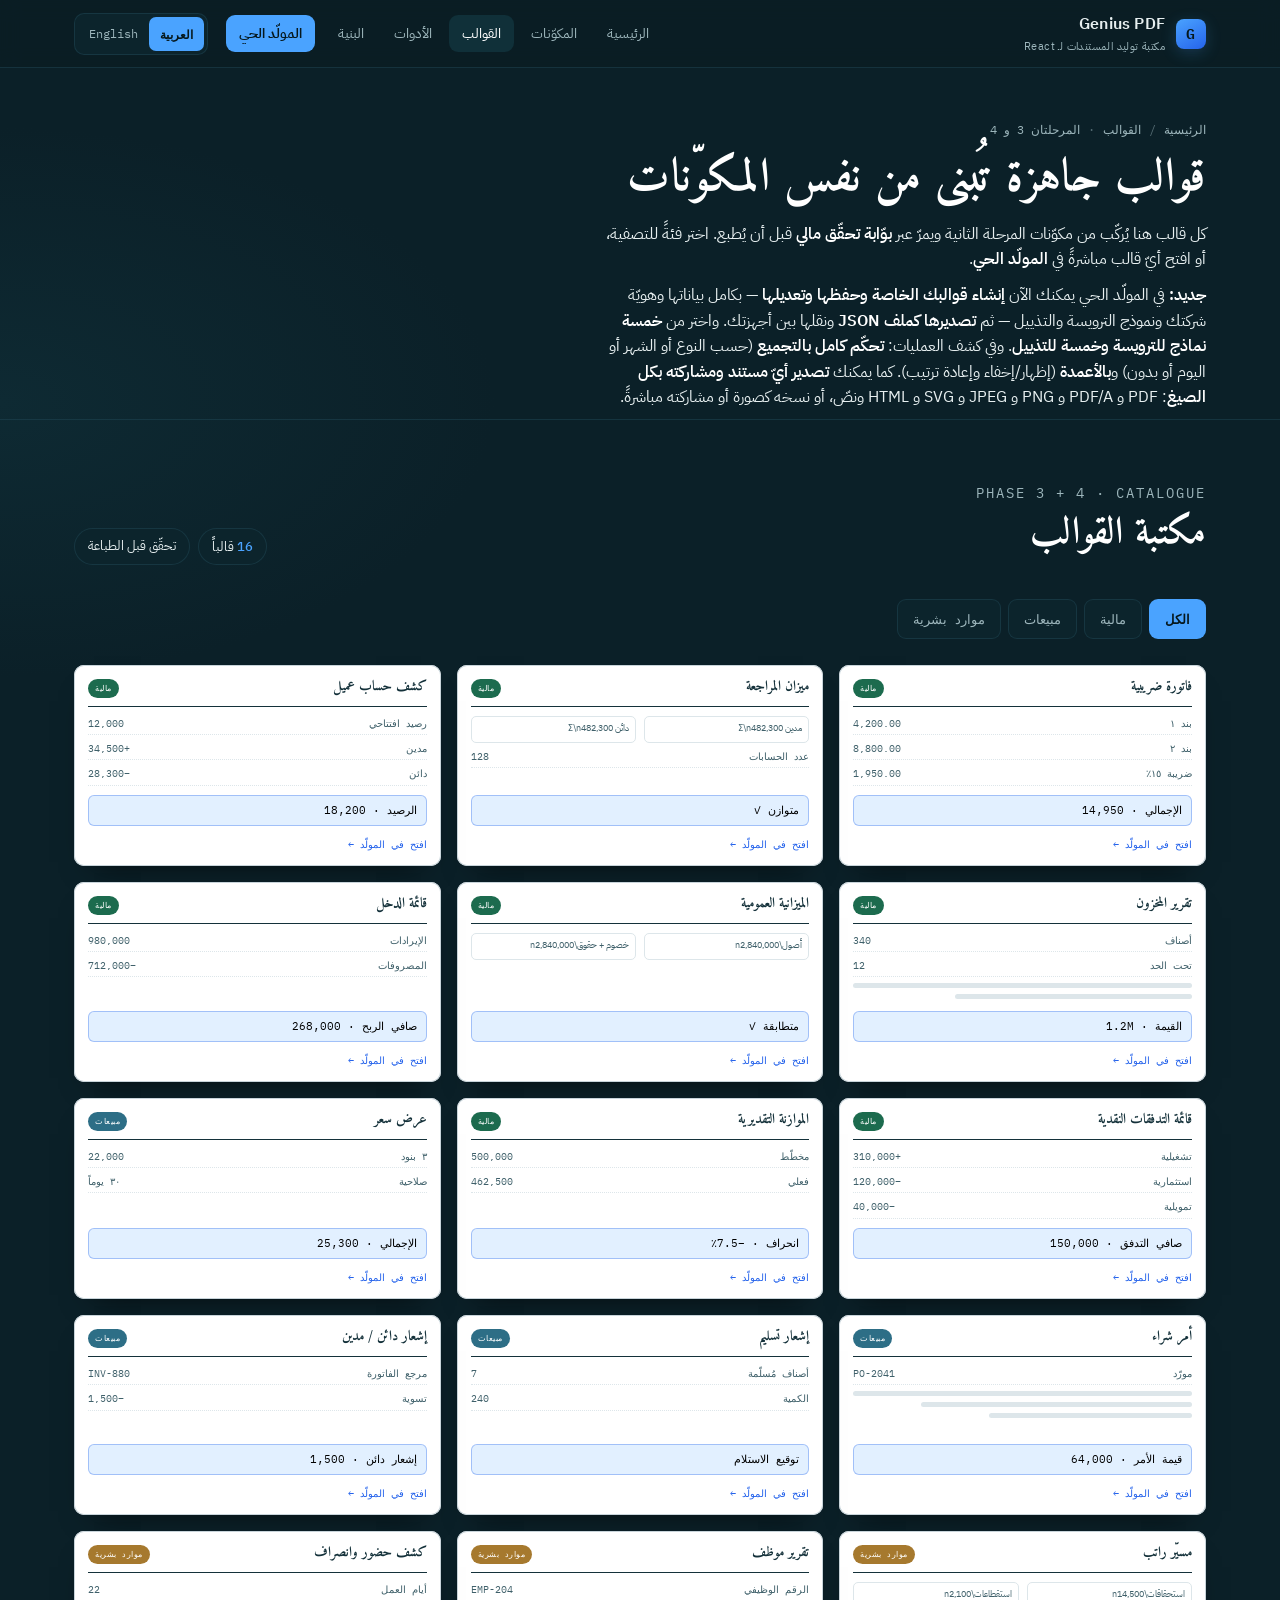
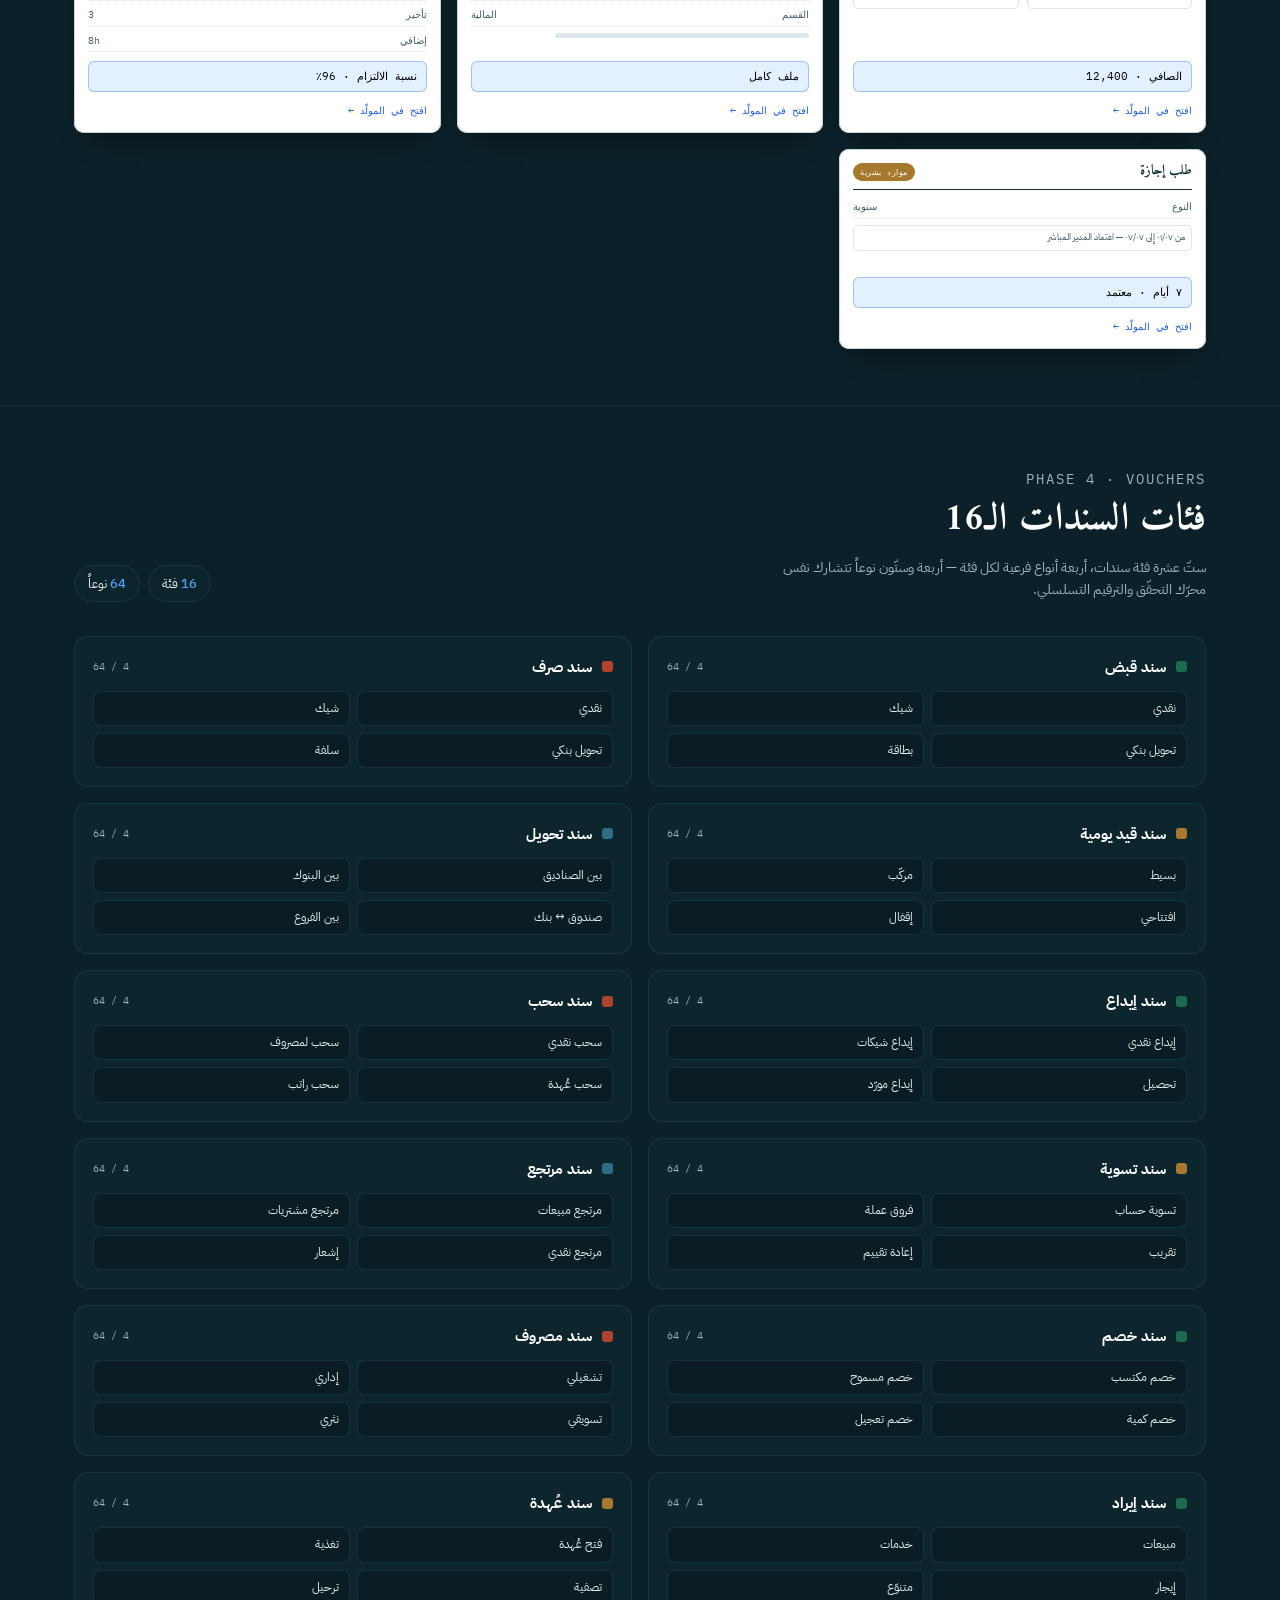
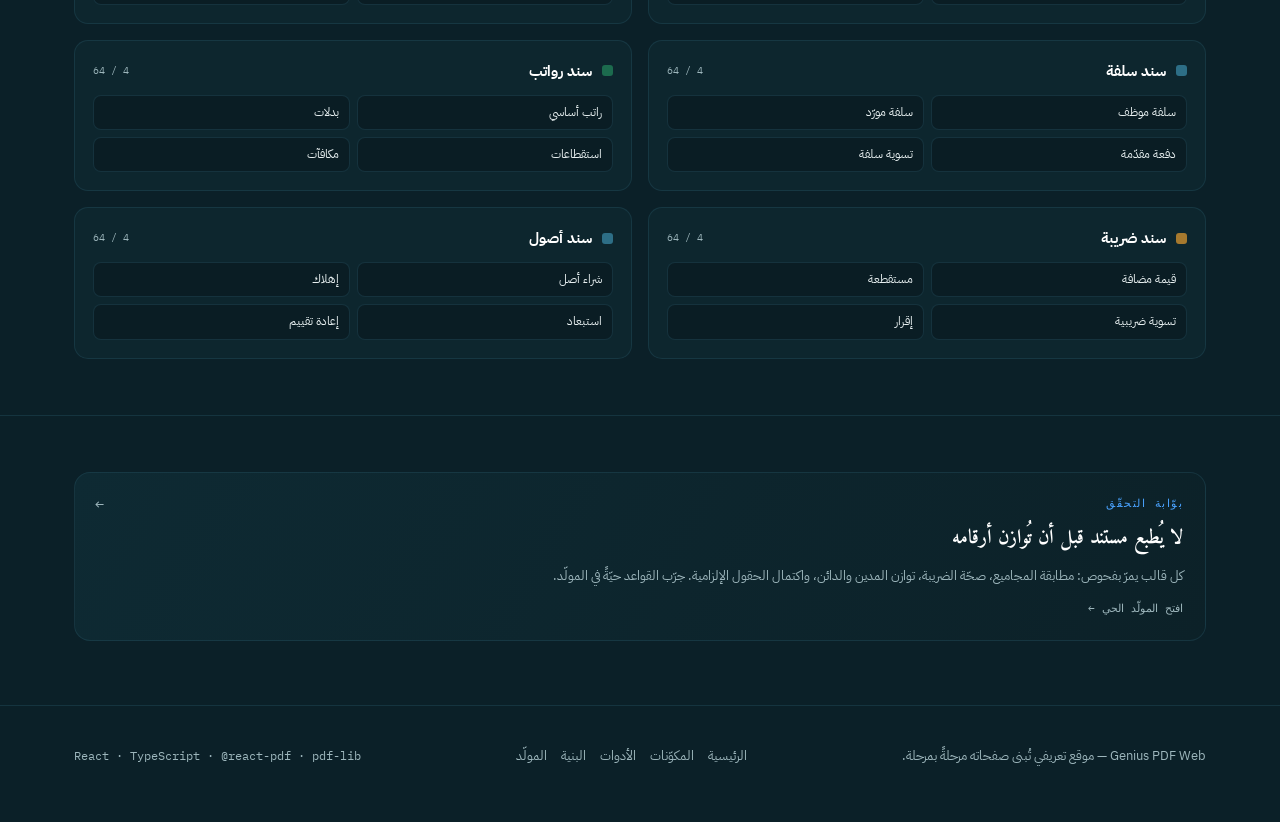
<file: templates.html>
<!doctype html>
<html lang="ar" dir="rtl">
<head>
<meta charset="utf-8">
<meta name="viewport" content="width=device-width, initial-scale=1">
<title>القوالب الجاهزة — Genius PDF Web</title>
<meta name="description" content="قوالب مالية ومحاسبية وموارد بشرية جاهزة: فاتورة ZATCA، ميزان مراجعة، كشف حساب، قائمة دخل، مسيّر رواتب، و16 فئة سندات.">
<link rel="preconnect" href="https://fonts.googleapis.com">
<link rel="preconnect" href="https://fonts.gstatic.com" crossorigin>
<link href="https://fonts.googleapis.com/css2?family=Amiri:wght@400;700&family=IBM+Plex+Mono:wght@400;500;600&family=IBM+Plex+Sans+Arabic:wght@300;400;500;600;700&display=swap" rel="stylesheet">
<link rel="stylesheet" href="assets/styles.css">
</head>
<body dir="rtl">

<!-- ===== shared navigation ===== -->
<header class="site-nav">
  <div class="nav-wrap">
    <a class="site-brand" href="index.html">
      <span class="site-logo">G</span>
      <span class="brand-text">Genius PDF<small data-ar="مكتبة توليد المستندات لـ React" data-en="Document library for React">مكتبة توليد المستندات لـ React</small></span>
    </a>
    <nav class="nav-links" aria-label="الأقسام">
      <a href="index.html" data-ar="الرئيسية" data-en="Home">الرئيسية</a>
      <a href="components.html" data-ar="المكوّنات" data-en="Components">المكوّنات</a>
      <a href="templates.html" data-ar="القوالب" data-en="Templates">القوالب</a>
      <a href="tools.html" data-ar="الأدوات" data-en="Tools">الأدوات</a>
      <a href="architecture.html" data-ar="البنية" data-en="Architecture">البنية</a>
      <a href="generator.html" class="nav-cta" data-ar="المولّد الحي" data-en="Live generator">المولّد الحي</a>
    </nav>
    <div class="nav-right">
      <div class="lang-toggle">
        <div class="seg" role="group" aria-label="language">
          <button id="ar" aria-pressed="true">العربية</button>
          <button id="en" aria-pressed="false">English</button>
        </div>
      </div>
      <button class="nav-burger" aria-label="القائمة" aria-expanded="false">☰</button>
    </div>
  </div>
</header>

<!-- ===== page hero ===== -->
<section class="page-hero">
  <div class="wrap">
    <p class="crumbs"><a href="index.html" data-ar="الرئيسية" data-en="Home">الرئيسية</a><span class="sep">/</span><span data-ar="القوالب" data-en="Templates">القوالب</span><span class="sep">·</span><span data-ar="المرحلتان 3 و 4" data-en="Phases 3 & 4">المرحلتان 3 و 4</span></p>
    <h1 data-ar="قوالب جاهزة تُبنى من نفس المكوّنات" data-en="Ready templates, built from the same parts">قوالب جاهزة تُبنى من نفس المكوّنات</h1>
    <p class="lede" data-ar="كل قالب هنا يُركّب من مكوّنات المرحلة الثانية ويمرّ عبر <b>بوّابة تحقّق مالي</b> قبل أن يُطبع. اختر فئةً للتصفية، أو افتح أيّ قالب مباشرةً في <b>المولّد الحي</b>." data-en="Every template here is assembled from Phase 2 components and passes a <b>financial validation gate</b> before it prints. Filter by category, or open any template straight in the <b>live generator</b>.">كل قالب هنا يُركّب من مكوّنات المرحلة الثانية ويمرّ عبر <b>بوّابة تحقّق مالي</b> قبل أن يُطبع. اختر فئةً للتصفية، أو افتح أيّ قالب مباشرةً في <b>المولّد الحي</b>.</p>
    <p class="lede" style="margin-top:10px" data-ar="<b>جديد:</b> في المولّد الحي يمكنك الآن <b>إنشاء قوالبك الخاصة وحفظها وتعديلها</b> — بكامل بياناتها وهويّة شركتك ونموذج الترويسة والتذييل — ثم <b>تصديرها كملف JSON</b> ونقلها بين أجهزتك. واختر من <b>خمسة نماذج للترويسة وخمسة للتذييل</b>. وفي كشف العمليات: <b>تحكّم كامل بالتجميع</b> (حسب النوع أو الشهر أو اليوم أو بدون) و<b>بالأعمدة</b> (إظهار/إخفاء وإعادة ترتيب). كما يمكنك <b>تصدير أيّ مستند ومشاركته بكل الصيغ</b>: PDF و PDF/A و PNG و JPEG و SVG و HTML ونصّ، أو نسخه كصورة أو مشاركته مباشرةً." data-en="<b>New:</b> in the live generator you can now <b>create, save and edit your own templates</b> — with all their data, your company identity and the chosen header/footer model — then <b>export them as a JSON file</b> and move them across devices. Pick from <b>five header models and five footer models</b>. And in the operations statement: <b>full grouping control</b> (by type, month, day or none) and <b>column control</b> (show/hide and reorder). You can also <b>export and share any document in every format</b>: PDF, PDF/A, PNG, JPEG, SVG, HTML and text — or copy it as an image or share it directly."><b>جديد:</b> في المولّد الحي يمكنك الآن <b>إنشاء قوالبك الخاصة وحفظها وتعديلها</b> — بكامل بياناتها وهويّة شركتك ونموذج الترويسة والتذييل — ثم <b>تصديرها كملف JSON</b> ونقلها بين أجهزتك. واختر من <b>خمسة نماذج للترويسة وخمسة للتذييل</b>. وفي كشف العمليات: <b>تحكّم كامل بالتجميع</b> (حسب النوع أو الشهر أو اليوم أو بدون) و<b>بالأعمدة</b> (إظهار/إخفاء وإعادة ترتيب). كما يمكنك <b>تصدير أيّ مستند ومشاركته بكل الصيغ</b>: PDF و PDF/A و PNG و JPEG و SVG و HTML ونصّ، أو نسخه كصورة أو مشاركته مباشرةً.</p>
  </div>
</section>

<!-- ===== template catalogue ===== -->
<section class="section">
  <div class="wrap">
    <div class="head">
      <div>
        <p class="k">PHASE 3 + 4 · CATALOGUE</p>
        <h2 class="h" data-ar="مكتبة القوالب" data-en="Template library">مكتبة القوالب</h2>
      </div>
      <div class="chips">
        <span class="chip"><b>16</b> <span data-ar="قالباً" data-en="templates">قالباً</span></span>
        <span class="chip" data-ar="تحقّق قبل الطباعة" data-en="validate before print">تحقّق قبل الطباعة</span>
      </div>
    </div>

    <div class="filterbar" data-filter aria-label="تصفية حسب الفئة">
      <button data-cat="all" aria-pressed="true" data-ar="الكل" data-en="All">الكل</button>
      <button data-cat="financial" aria-pressed="false" data-ar="مالية" data-en="Financial">مالية</button>
      <button data-cat="sales" aria-pressed="false" data-ar="مبيعات" data-en="Sales">مبيعات</button>
      <button data-cat="hr" aria-pressed="false" data-ar="موارد بشرية" data-en="HR">موارد بشرية</button>
    </div>

    <div class="tpls">

      <!-- ===== FINANCIAL ===== -->
      <a class="tpl" data-cat="financial" href="generator.html">
        <div class="top">
          <div class="tt" data-ar="فاتورة ضريبية" data-en="Tax Invoice">فاتورة ضريبية<small>Tax Invoice · ZATCA</small></div>
          <span class="cat" style="background:var(--jade)" data-ar="مالية" data-en="Financial">مالية</span>
        </div>
        <div class="body">
          <div class="rowmini"><span data-ar="بند ١" data-en="Line 1">بند ١</span><span>4,200.00</span></div>
          <div class="rowmini"><span data-ar="بند ٢" data-en="Line 2">بند ٢</span><span>8,800.00</span></div>
          <div class="rowmini"><span data-ar="ضريبة ١٥٪" data-en="VAT 15%">ضريبة ١٥٪</span><span>1,950.00</span></div>
        </div>
        <div class="gm" data-ar="الإجمالي · 14,950" data-en="Total · 14,950">الإجمالي · 14,950</div>
        <div class="open" data-ar="افتح في المولّد ←" data-en="Open in generator →">افتح في المولّد ←</div>
      </a>

      <a class="tpl" data-cat="financial" href="generator.html">
        <div class="top">
          <div class="tt" data-ar="ميزان المراجعة" data-en="Trial Balance">ميزان المراجعة<small>Trial Balance</small></div>
          <span class="cat" style="background:var(--jade)" data-ar="مالية" data-en="Financial">مالية</span>
        </div>
        <div class="body">
          <div class="tcol">
            <div class="box" data-ar="مدين Σ\n482,300" data-en="Debit Σ\n482,300">مدين Σ<br>482,300</div>
            <div class="box" data-ar="دائن Σ\n482,300" data-en="Credit Σ\n482,300">دائن Σ<br>482,300</div>
          </div>
          <div class="rowmini"><span data-ar="عدد الحسابات" data-en="Accounts">عدد الحسابات</span><span>128</span></div>
        </div>
        <div class="gm ink" data-ar="متوازن ✓" data-en="Balanced ✓">متوازن ✓</div>
        <div class="open" data-ar="افتح في المولّد ←" data-en="Open in generator →">افتح في المولّد ←</div>
      </a>

      <a class="tpl" data-cat="financial" href="generator.html">
        <div class="top">
          <div class="tt" data-ar="كشف حساب عميل" data-en="Customer Statement">كشف حساب عميل<small>Customer Statement</small></div>
          <span class="cat" style="background:var(--jade)" data-ar="مالية" data-en="Financial">مالية</span>
        </div>
        <div class="body">
          <div class="rowmini"><span data-ar="رصيد افتتاحي" data-en="Opening">رصيد افتتاحي</span><span>12,000</span></div>
          <div class="rowmini"><span data-ar="مدين" data-en="Debit">مدين</span><span>+34,500</span></div>
          <div class="rowmini"><span data-ar="دائن" data-en="Credit">دائن</span><span>−28,300</span></div>
        </div>
        <div class="gm sky" data-ar="الرصيد · 18,200" data-en="Balance · 18,200">الرصيد · 18,200</div>
        <div class="open" data-ar="افتح في المولّد ←" data-en="Open in generator →">افتح في المولّد ←</div>
      </a>

      <a class="tpl" data-cat="financial" href="generator.html">
        <div class="top">
          <div class="tt" data-ar="تقرير المخزون" data-en="Inventory Report">تقرير المخزون<small>Inventory Report</small></div>
          <span class="cat" style="background:var(--jade)" data-ar="مالية" data-en="Financial">مالية</span>
        </div>
        <div class="body">
          <div class="rowmini"><span data-ar="أصناف" data-en="SKUs">أصناف</span><span>340</span></div>
          <div class="rowmini"><span data-ar="تحت الحد" data-en="Below min">تحت الحد</span><span>12</span></div>
          <div class="ln"></div><div class="ln" style="width:70%"></div>
        </div>
        <div class="gm brass" data-ar="القيمة · 1.2M" data-en="Value · 1.2M">القيمة · 1.2M</div>
        <div class="open" data-ar="افتح في المولّد ←" data-en="Open in generator →">افتح في المولّد ←</div>
      </a>

      <a class="tpl" data-cat="financial" href="generator.html">
        <div class="top">
          <div class="tt" data-ar="الميزانية العمومية" data-en="Balance Sheet">الميزانية العمومية<small>Balance Sheet</small></div>
          <span class="cat" style="background:var(--jade)" data-ar="مالية" data-en="Financial">مالية</span>
        </div>
        <div class="body">
          <div class="tcol">
            <div class="box" data-ar="أصول\n2,840,000" data-en="Assets\n2,840,000">أصول<br>2,840,000</div>
            <div class="box" data-ar="خصوم + حقوق\n2,840,000" data-en="Liab + Equity\n2,840,000">خصوم + حقوق<br>2,840,000</div>
          </div>
        </div>
        <div class="gm ink" data-ar="متطابقة ✓" data-en="Matched ✓">متطابقة ✓</div>
        <div class="open" data-ar="افتح في المولّد ←" data-en="Open in generator →">افتح في المولّد ←</div>
      </a>

      <a class="tpl" data-cat="financial" href="generator.html">
        <div class="top">
          <div class="tt" data-ar="قائمة الدخل" data-en="Income Statement">قائمة الدخل<small>Income Statement</small></div>
          <span class="cat" style="background:var(--jade)" data-ar="مالية" data-en="Financial">مالية</span>
        </div>
        <div class="body">
          <div class="rowmini"><span data-ar="الإيرادات" data-en="Revenue">الإيرادات</span><span>980,000</span></div>
          <div class="rowmini"><span data-ar="المصروفات" data-en="Expenses">المصروفات</span><span>−712,000</span></div>
        </div>
        <div class="gm" data-ar="صافي الربح · 268,000" data-en="Net · 268,000">صافي الربح · 268,000</div>
        <div class="open" data-ar="افتح في المولّد ←" data-en="Open in generator →">افتح في المولّد ←</div>
      </a>

      <a class="tpl" data-cat="financial" href="generator.html">
        <div class="top">
          <div class="tt" data-ar="قائمة التدفقات النقدية" data-en="Cash Flow">قائمة التدفقات<small>Cash Flow</small></div>
          <span class="cat" style="background:var(--jade)" data-ar="مالية" data-en="Financial">مالية</span>
        </div>
        <div class="body">
          <div class="rowmini"><span data-ar="تشغيلية" data-en="Operating">تشغيلية</span><span>+310,000</span></div>
          <div class="rowmini"><span data-ar="استثمارية" data-en="Investing">استثمارية</span><span>−120,000</span></div>
          <div class="rowmini"><span data-ar="تمويلية" data-en="Financing">تمويلية</span><span>−40,000</span></div>
        </div>
        <div class="gm sky" data-ar="صافي التدفق · 150,000" data-en="Net flow · 150,000">صافي التدفق · 150,000</div>
        <div class="open" data-ar="افتح في المولّد ←" data-en="Open in generator →">افتح في المولّد ←</div>
      </a>

      <a class="tpl" data-cat="financial" href="generator.html">
        <div class="top">
          <div class="tt" data-ar="الموازنة التقديرية" data-en="Budget">الموازنة التقديرية<small>Budget vs Actual</small></div>
          <span class="cat" style="background:var(--jade)" data-ar="مالية" data-en="Financial">مالية</span>
        </div>
        <div class="body">
          <div class="rowmini"><span data-ar="مخطّط" data-en="Planned">مخطّط</span><span>500,000</span></div>
          <div class="rowmini"><span data-ar="فعلي" data-en="Actual">فعلي</span><span>462,500</span></div>
        </div>
        <div class="gm brass" data-ar="انحراف · −7.5٪" data-en="Variance · −7.5%">انحراف · −7.5٪</div>
        <div class="open" data-ar="افتح في المولّد ←" data-en="Open in generator →">افتح في المولّد ←</div>
      </a>

      <!-- ===== SALES ===== -->
      <a class="tpl" data-cat="sales" href="generator.html">
        <div class="top">
          <div class="tt" data-ar="عرض سعر" data-en="Quotation">عرض سعر<small>Quotation</small></div>
          <span class="cat" style="background:var(--sky)" data-ar="مبيعات" data-en="Sales">مبيعات</span>
        </div>
        <div class="body">
          <div class="rowmini"><span data-ar="٣ بنود" data-en="3 lines">٣ بنود</span><span>22,000</span></div>
          <div class="rowmini"><span data-ar="صلاحية" data-en="Valid for">صلاحية</span><span data-ar="٣٠ يوماً" data-en="30 days">٣٠ يوماً</span></div>
        </div>
        <div class="gm sky" data-ar="الإجمالي · 25,300" data-en="Total · 25,300">الإجمالي · 25,300</div>
        <div class="open" data-ar="افتح في المولّد ←" data-en="Open in generator →">افتح في المولّد ←</div>
      </a>

      <a class="tpl" data-cat="sales" href="generator.html">
        <div class="top">
          <div class="tt" data-ar="أمر شراء" data-en="Purchase Order">أمر شراء<small>Purchase Order</small></div>
          <span class="cat" style="background:var(--sky)" data-ar="مبيعات" data-en="Sales">مبيعات</span>
        </div>
        <div class="body">
          <div class="rowmini"><span data-ar="مورّد" data-en="Vendor">مورّد</span><span>PO-2041</span></div>
          <div class="ln"></div><div class="ln" style="width:80%"></div><div class="ln" style="width:60%"></div>
        </div>
        <div class="gm ink" data-ar="قيمة الأمر · 64,000" data-en="Order · 64,000">قيمة الأمر · 64,000</div>
        <div class="open" data-ar="افتح في المولّد ←" data-en="Open in generator →">افتح في المولّد ←</div>
      </a>

      <a class="tpl" data-cat="sales" href="generator.html">
        <div class="top">
          <div class="tt" data-ar="إشعار تسليم" data-en="Delivery Note">إشعار تسليم<small>Delivery Note</small></div>
          <span class="cat" style="background:var(--sky)" data-ar="مبيعات" data-en="Sales">مبيعات</span>
        </div>
        <div class="body">
          <div class="rowmini"><span data-ar="أصناف مُسلّمة" data-en="Items">أصناف مُسلّمة</span><span>7</span></div>
          <div class="rowmini"><span data-ar="الكمية" data-en="Qty">الكمية</span><span>240</span></div>
        </div>
        <div class="gm brass" data-ar="توقيع الاستلام" data-en="Receiver sign">توقيع الاستلام</div>
        <div class="open" data-ar="افتح في المولّد ←" data-en="Open in generator →">افتح في المولّد ←</div>
      </a>

      <a class="tpl" data-cat="sales" href="generator.html">
        <div class="top">
          <div class="tt" data-ar="إشعار دائن / مدين" data-en="Credit / Debit Note">إشعار دائن / مدين<small>Credit / Debit Note</small></div>
          <span class="cat" style="background:var(--sky)" data-ar="مبيعات" data-en="Sales">مبيعات</span>
        </div>
        <div class="body">
          <div class="rowmini"><span data-ar="مرجع الفاتورة" data-en="Invoice ref">مرجع الفاتورة</span><span>INV-880</span></div>
          <div class="rowmini"><span data-ar="تسوية" data-en="Adjustment">تسوية</span><span>−1,500</span></div>
        </div>
        <div class="gm rose" data-ar="إشعار دائن · 1,500" data-en="Credit · 1,500">إشعار دائن · 1,500</div>
        <div class="open" data-ar="افتح في المولّد ←" data-en="Open in generator →">افتح في المولّد ←</div>
      </a>

      <!-- ===== HR ===== -->
      <a class="tpl" data-cat="hr" href="generator.html">
        <div class="top">
          <div class="tt" data-ar="مسيّر راتب" data-en="Payslip">مسيّر راتب<small>Payslip</small></div>
          <span class="cat" style="background:var(--brass)" data-ar="موارد بشرية" data-en="HR">موارد بشرية</span>
        </div>
        <div class="body">
          <div class="tcol">
            <div class="box" data-ar="استحقاقات\n14,500" data-en="Earnings\n14,500">استحقاقات<br>14,500</div>
            <div class="box" data-ar="استقطاعات\n2,100" data-en="Deductions\n2,100">استقطاعات<br>2,100</div>
          </div>
        </div>
        <div class="gm" data-ar="الصافي · 12,400" data-en="Net · 12,400">الصافي · 12,400</div>
        <div class="open" data-ar="افتح في المولّد ←" data-en="Open in generator →">افتح في المولّد ←</div>
      </a>

      <a class="tpl" data-cat="hr" href="generator.html">
        <div class="top">
          <div class="tt" data-ar="تقرير موظف" data-en="Employee Report">تقرير موظف<small>Employee Report</small></div>
          <span class="cat" style="background:var(--brass)" data-ar="موارد بشرية" data-en="HR">موارد بشرية</span>
        </div>
        <div class="body">
          <div class="rowmini"><span data-ar="الرقم الوظيفي" data-en="ID">الرقم الوظيفي</span><span>EMP-204</span></div>
          <div class="rowmini"><span data-ar="القسم" data-en="Dept">القسم</span><span data-ar="المالية" data-en="Finance">المالية</span></div>
          <div class="ln" style="width:75%"></div>
        </div>
        <div class="gm ink" data-ar="ملف كامل" data-en="Full profile">ملف كامل</div>
        <div class="open" data-ar="افتح في المولّد ←" data-en="Open in generator →">افتح في المولّد ←</div>
      </a>

      <a class="tpl" data-cat="hr" href="generator.html">
        <div class="top">
          <div class="tt" data-ar="كشف حضور وانصراف" data-en="Attendance">كشف حضور<small>Attendance</small></div>
          <span class="cat" style="background:var(--brass)" data-ar="موارد بشرية" data-en="HR">موارد بشرية</span>
        </div>
        <div class="body">
          <div class="rowmini"><span data-ar="أيام العمل" data-en="Work days">أيام العمل</span><span>22</span></div>
          <div class="rowmini"><span data-ar="تأخير" data-en="Late">تأخير</span><span>3</span></div>
          <div class="rowmini"><span data-ar="إضافي" data-en="Overtime">إضافي</span><span>8h</span></div>
        </div>
        <div class="gm sky" data-ar="نسبة الالتزام · 96٪" data-en="Compliance · 96%">نسبة الالتزام · 96٪</div>
        <div class="open" data-ar="افتح في المولّد ←" data-en="Open in generator →">افتح في المولّد ←</div>
      </a>

      <a class="tpl" data-cat="hr" href="generator.html">
        <div class="top">
          <div class="tt" data-ar="طلب إجازة" data-en="Leave Request">طلب إجازة<small>Leave Request</small></div>
          <span class="cat" style="background:var(--brass)" data-ar="موارد بشرية" data-en="HR">موارد بشرية</span>
        </div>
        <div class="body">
          <div class="rowmini"><span data-ar="النوع" data-en="Type">النوع</span><span data-ar="سنوية" data-en="Annual">سنوية</span></div>
          <div class="box" data-ar="من ٠١/٠٧ إلى ٠٧/٠٧ — اعتماد المدير المباشر" data-en="01/07 → 07/07 — line-manager approval">من ٠١/٠٧ إلى ٠٧/٠٧ — اعتماد المدير المباشر</div>
        </div>
        <div class="gm brass" data-ar="٧ أيام · معتمد" data-en="7 days · approved">٧ أيام · معتمد</div>
        <div class="open" data-ar="افتح في المولّد ←" data-en="Open in generator →">افتح في المولّد ←</div>
      </a>

    </div>
  </div>
</section>

<!-- ===== voucher classes ===== -->
<section class="section">
  <div class="wrap">
    <div class="head">
      <div>
        <p class="k">PHASE 4 · VOUCHERS</p>
        <h2 class="h" data-ar="فئات السندات الـ16" data-en="The 16 voucher classes">فئات السندات الـ16</h2>
        <p data-ar="ستّ عشرة فئة سندات، أربعة أنواع فرعية لكل فئة — أربعة وستّون نوعاً تتشارك نفس محرّك التحقّق والترقيم التسلسلي." data-en="Sixteen voucher classes, four subtypes each — sixty-four types sharing the same validation engine and sequential numbering.">ستّ عشرة فئة سندات، أربعة أنواع فرعية لكل فئة — أربعة وستّون نوعاً تتشارك نفس محرّك التحقّق والترقيم التسلسلي.</p>
      </div>
      <div class="chips">
        <span class="chip"><b>16</b> <span data-ar="فئة" data-en="classes">فئة</span></span>
        <span class="chip"><b>64</b> <span data-ar="نوعاً" data-en="types">نوعاً</span></span>
      </div>
    </div>

    <div class="vclasses">

      <div class="vclass">
        <div class="vh"><i class="dot" style="background:var(--jade)"></i><h3 data-ar="سند قبض" data-en="Receipt Voucher">سند قبض</h3><small>4 / 64</small></div>
        <ul>
          <li data-ar="نقدي" data-en="Cash">نقدي<span>Cash</span></li>
          <li data-ar="شيك" data-en="Cheque">شيك<span>Cheque</span></li>
          <li data-ar="تحويل بنكي" data-en="Bank transfer">تحويل بنكي<span>Bank transfer</span></li>
          <li data-ar="بطاقة" data-en="Card">بطاقة<span>Card</span></li>
        </ul>
      </div>

      <div class="vclass">
        <div class="vh"><i class="dot" style="background:var(--rose)"></i><h3 data-ar="سند صرف" data-en="Payment Voucher">سند صرف</h3><small>4 / 64</small></div>
        <ul>
          <li data-ar="نقدي" data-en="Cash">نقدي<span>Cash</span></li>
          <li data-ar="شيك" data-en="Cheque">شيك<span>Cheque</span></li>
          <li data-ar="تحويل بنكي" data-en="Bank transfer">تحويل بنكي<span>Bank transfer</span></li>
          <li data-ar="سلفة" data-en="Advance">سلفة<span>Advance</span></li>
        </ul>
      </div>

      <div class="vclass">
        <div class="vh"><i class="dot" style="background:var(--brass)"></i><h3 data-ar="سند قيد يومية" data-en="Journal Voucher">سند قيد يومية</h3><small>4 / 64</small></div>
        <ul>
          <li data-ar="بسيط" data-en="Simple">بسيط<span>Simple</span></li>
          <li data-ar="مركّب" data-en="Compound">مركّب<span>Compound</span></li>
          <li data-ar="افتتاحي" data-en="Opening">افتتاحي<span>Opening</span></li>
          <li data-ar="إقفال" data-en="Closing">إقفال<span>Closing</span></li>
        </ul>
      </div>

      <div class="vclass">
        <div class="vh"><i class="dot" style="background:var(--sky)"></i><h3 data-ar="سند تحويل" data-en="Transfer Voucher">سند تحويل</h3><small>4 / 64</small></div>
        <ul>
          <li data-ar="بين الصناديق" data-en="Cash ↔ cash">بين الصناديق<span>Cash ↔ cash</span></li>
          <li data-ar="بين البنوك" data-en="Bank ↔ bank">بين البنوك<span>Bank ↔ bank</span></li>
          <li data-ar="صندوق ↔ بنك" data-en="Cash ↔ bank">صندوق ↔ بنك<span>Cash ↔ bank</span></li>
          <li data-ar="بين الفروع" data-en="Branch ↔ branch">بين الفروع<span>Branch ↔ branch</span></li>
        </ul>
      </div>

      <div class="vclass">
        <div class="vh"><i class="dot" style="background:var(--jade)"></i><h3 data-ar="سند إيداع" data-en="Deposit Voucher">سند إيداع</h3><small>4 / 64</small></div>
        <ul>
          <li data-ar="إيداع نقدي" data-en="Cash deposit">إيداع نقدي<span>Cash deposit</span></li>
          <li data-ar="إيداع شيكات" data-en="Cheque deposit">إيداع شيكات<span>Cheque deposit</span></li>
          <li data-ar="تحصيل" data-en="Collection">تحصيل<span>Collection</span></li>
          <li data-ar="إيداع مورّد" data-en="Vendor deposit">إيداع مورّد<span>Vendor deposit</span></li>
        </ul>
      </div>

      <div class="vclass">
        <div class="vh"><i class="dot" style="background:var(--rose)"></i><h3 data-ar="سند سحب" data-en="Withdrawal Voucher">سند سحب</h3><small>4 / 64</small></div>
        <ul>
          <li data-ar="سحب نقدي" data-en="Cash withdrawal">سحب نقدي<span>Cash withdrawal</span></li>
          <li data-ar="سحب لمصروف" data-en="For expense">سحب لمصروف<span>For expense</span></li>
          <li data-ar="سحب عُهدة" data-en="Custody">سحب عُهدة<span>Custody</span></li>
          <li data-ar="سحب راتب" data-en="Salary">سحب راتب<span>Salary</span></li>
        </ul>
      </div>

      <div class="vclass">
        <div class="vh"><i class="dot" style="background:var(--brass)"></i><h3 data-ar="سند تسوية" data-en="Settlement Voucher">سند تسوية</h3><small>4 / 64</small></div>
        <ul>
          <li data-ar="تسوية حساب" data-en="Account">تسوية حساب<span>Account</span></li>
          <li data-ar="فروق عملة" data-en="FX difference">فروق عملة<span>FX difference</span></li>
          <li data-ar="تقريب" data-en="Rounding">تقريب<span>Rounding</span></li>
          <li data-ar="إعادة تقييم" data-en="Revaluation">إعادة تقييم<span>Revaluation</span></li>
        </ul>
      </div>

      <div class="vclass">
        <div class="vh"><i class="dot" style="background:var(--sky)"></i><h3 data-ar="سند مرتجع" data-en="Return Voucher">سند مرتجع</h3><small>4 / 64</small></div>
        <ul>
          <li data-ar="مرتجع مبيعات" data-en="Sales return">مرتجع مبيعات<span>Sales return</span></li>
          <li data-ar="مرتجع مشتريات" data-en="Purchase return">مرتجع مشتريات<span>Purchase return</span></li>
          <li data-ar="مرتجع نقدي" data-en="Cash return">مرتجع نقدي<span>Cash return</span></li>
          <li data-ar="إشعار" data-en="Note">إشعار<span>Note</span></li>
        </ul>
      </div>

      <div class="vclass">
        <div class="vh"><i class="dot" style="background:var(--jade)"></i><h3 data-ar="سند خصم" data-en="Discount Voucher">سند خصم</h3><small>4 / 64</small></div>
        <ul>
          <li data-ar="خصم مكتسب" data-en="Earned">خصم مكتسب<span>Earned</span></li>
          <li data-ar="خصم مسموح" data-en="Allowed">خصم مسموح<span>Allowed</span></li>
          <li data-ar="خصم كمية" data-en="Volume">خصم كمية<span>Volume</span></li>
          <li data-ar="خصم تعجيل" data-en="Early-pay">خصم تعجيل<span>Early-pay</span></li>
        </ul>
      </div>

      <div class="vclass">
        <div class="vh"><i class="dot" style="background:var(--rose)"></i><h3 data-ar="سند مصروف" data-en="Expense Voucher">سند مصروف</h3><small>4 / 64</small></div>
        <ul>
          <li data-ar="تشغيلي" data-en="Operating">تشغيلي<span>Operating</span></li>
          <li data-ar="إداري" data-en="Admin">إداري<span>Admin</span></li>
          <li data-ar="تسويقي" data-en="Marketing">تسويقي<span>Marketing</span></li>
          <li data-ar="نثري" data-en="Petty">نثري<span>Petty</span></li>
        </ul>
      </div>

      <div class="vclass">
        <div class="vh"><i class="dot" style="background:var(--jade)"></i><h3 data-ar="سند إيراد" data-en="Revenue Voucher">سند إيراد</h3><small>4 / 64</small></div>
        <ul>
          <li data-ar="مبيعات" data-en="Sales">مبيعات<span>Sales</span></li>
          <li data-ar="خدمات" data-en="Services">خدمات<span>Services</span></li>
          <li data-ar="إيجار" data-en="Rent">إيجار<span>Rent</span></li>
          <li data-ar="متنوّع" data-en="Misc">متنوّع<span>Misc</span></li>
        </ul>
      </div>

      <div class="vclass">
        <div class="vh"><i class="dot" style="background:var(--brass)"></i><h3 data-ar="سند عُهدة" data-en="Custody Voucher">سند عُهدة</h3><small>4 / 64</small></div>
        <ul>
          <li data-ar="فتح عُهدة" data-en="Open">فتح عُهدة<span>Open</span></li>
          <li data-ar="تغذية" data-en="Top-up">تغذية<span>Top-up</span></li>
          <li data-ar="تصفية" data-en="Liquidate">تصفية<span>Liquidate</span></li>
          <li data-ar="ترحيل" data-en="Carry-over">ترحيل<span>Carry-over</span></li>
        </ul>
      </div>

      <div class="vclass">
        <div class="vh"><i class="dot" style="background:var(--sky)"></i><h3 data-ar="سند سلفة" data-en="Advance Voucher">سند سلفة</h3><small>4 / 64</small></div>
        <ul>
          <li data-ar="سلفة موظف" data-en="Employee">سلفة موظف<span>Employee</span></li>
          <li data-ar="سلفة مورّد" data-en="Vendor">سلفة مورّد<span>Vendor</span></li>
          <li data-ar="دفعة مقدّمة" data-en="Down-payment">دفعة مقدّمة<span>Down-payment</span></li>
          <li data-ar="تسوية سلفة" data-en="Settle advance">تسوية سلفة<span>Settle advance</span></li>
        </ul>
      </div>

      <div class="vclass">
        <div class="vh"><i class="dot" style="background:var(--jade)"></i><h3 data-ar="سند رواتب" data-en="Payroll Voucher">سند رواتب</h3><small>4 / 64</small></div>
        <ul>
          <li data-ar="راتب أساسي" data-en="Basic">راتب أساسي<span>Basic</span></li>
          <li data-ar="بدلات" data-en="Allowances">بدلات<span>Allowances</span></li>
          <li data-ar="استقطاعات" data-en="Deductions">استقطاعات<span>Deductions</span></li>
          <li data-ar="مكافآت" data-en="Bonuses">مكافآت<span>Bonuses</span></li>
        </ul>
      </div>

      <div class="vclass">
        <div class="vh"><i class="dot" style="background:var(--brass)"></i><h3 data-ar="سند ضريبة" data-en="Tax Voucher">سند ضريبة</h3><small>4 / 64</small></div>
        <ul>
          <li data-ar="قيمة مضافة" data-en="VAT">قيمة مضافة<span>VAT</span></li>
          <li data-ar="مستقطعة" data-en="Withholding">مستقطعة<span>Withholding</span></li>
          <li data-ar="تسوية ضريبية" data-en="Tax settle">تسوية ضريبية<span>Tax settle</span></li>
          <li data-ar="إقرار" data-en="Filing">إقرار<span>Filing</span></li>
        </ul>
      </div>

      <div class="vclass">
        <div class="vh"><i class="dot" style="background:var(--sky)"></i><h3 data-ar="سند أصول" data-en="Asset Voucher">سند أصول</h3><small>4 / 64</small></div>
        <ul>
          <li data-ar="شراء أصل" data-en="Acquire">شراء أصل<span>Acquire</span></li>
          <li data-ar="إهلاك" data-en="Depreciation">إهلاك<span>Depreciation</span></li>
          <li data-ar="استبعاد" data-en="Disposal">استبعاد<span>Disposal</span></li>
          <li data-ar="إعادة تقييم" data-en="Revaluation">إعادة تقييم<span>Revaluation</span></li>
        </ul>
      </div>

    </div>
  </div>
</section>

<!-- ===== validation note ===== -->
<section class="section">
  <div class="wrap">
    <div class="hub">
      <a class="hub-card wide" href="generator.html">
        <span class="num" data-ar="بوّابة التحقّق" data-en="VALIDATION GATE">بوّابة التحقّق</span>
        <h3 data-ar="لا يُطبع مستند قبل أن تُوازن أرقامه" data-en="No document prints before its numbers balance">لا يُطبع مستند قبل أن تُوازن أرقامه</h3>
        <p data-ar="كل قالب يمرّ بفحوص: مطابقة المجاميع، صحّة الضريبة، توازن المدين والدائن، واكتمال الحقول الإلزامية. جرّب القواعد حيّةً في المولّد." data-en="Every template runs checks: total reconciliation, VAT correctness, debit/credit balance, and required-field completeness. Try the rules live in the generator.">كل قالب يمرّ بفحوص: مطابقة المجاميع، صحّة الضريبة، توازن المدين والدائن، واكتمال الحقول الإلزامية. جرّب القواعد حيّةً في المولّد.</p>
        <span class="meta" data-ar="افتح المولّد الحي ←" data-en="Open the live generator →">افتح المولّد الحي ←</span>
      </a>
    </div>
  </div>
</section>

<!-- ===== footer ===== -->
<footer class="site-footer">
  <div class="foot-wrap">
    <span data-ar="Genius PDF Web — موقع تعريفي تُبنى صفحاته مرحلةً بمرحلة." data-en="Genius PDF Web — a showcase site built phase by phase.">Genius PDF Web — موقع تعريفي تُبنى صفحاته مرحلةً بمرحلة.</span>
    <nav class="foot-nav">
      <a href="index.html" data-ar="الرئيسية" data-en="Home">الرئيسية</a>
      <a href="components.html" data-ar="المكوّنات" data-en="Components">المكوّنات</a>
      <a href="tools.html" data-ar="الأدوات" data-en="Tools">الأدوات</a>
      <a href="architecture.html" data-ar="البنية" data-en="Architecture">البنية</a>
      <a href="generator.html" data-ar="المولّد" data-en="Generator">المولّد</a>
    </nav>
    <span class="mono">React · TypeScript · @react-pdf · pdf-lib</span>
  </div>
</footer>

<script src="assets/app.js"></script>
</body>
</html>
</file>
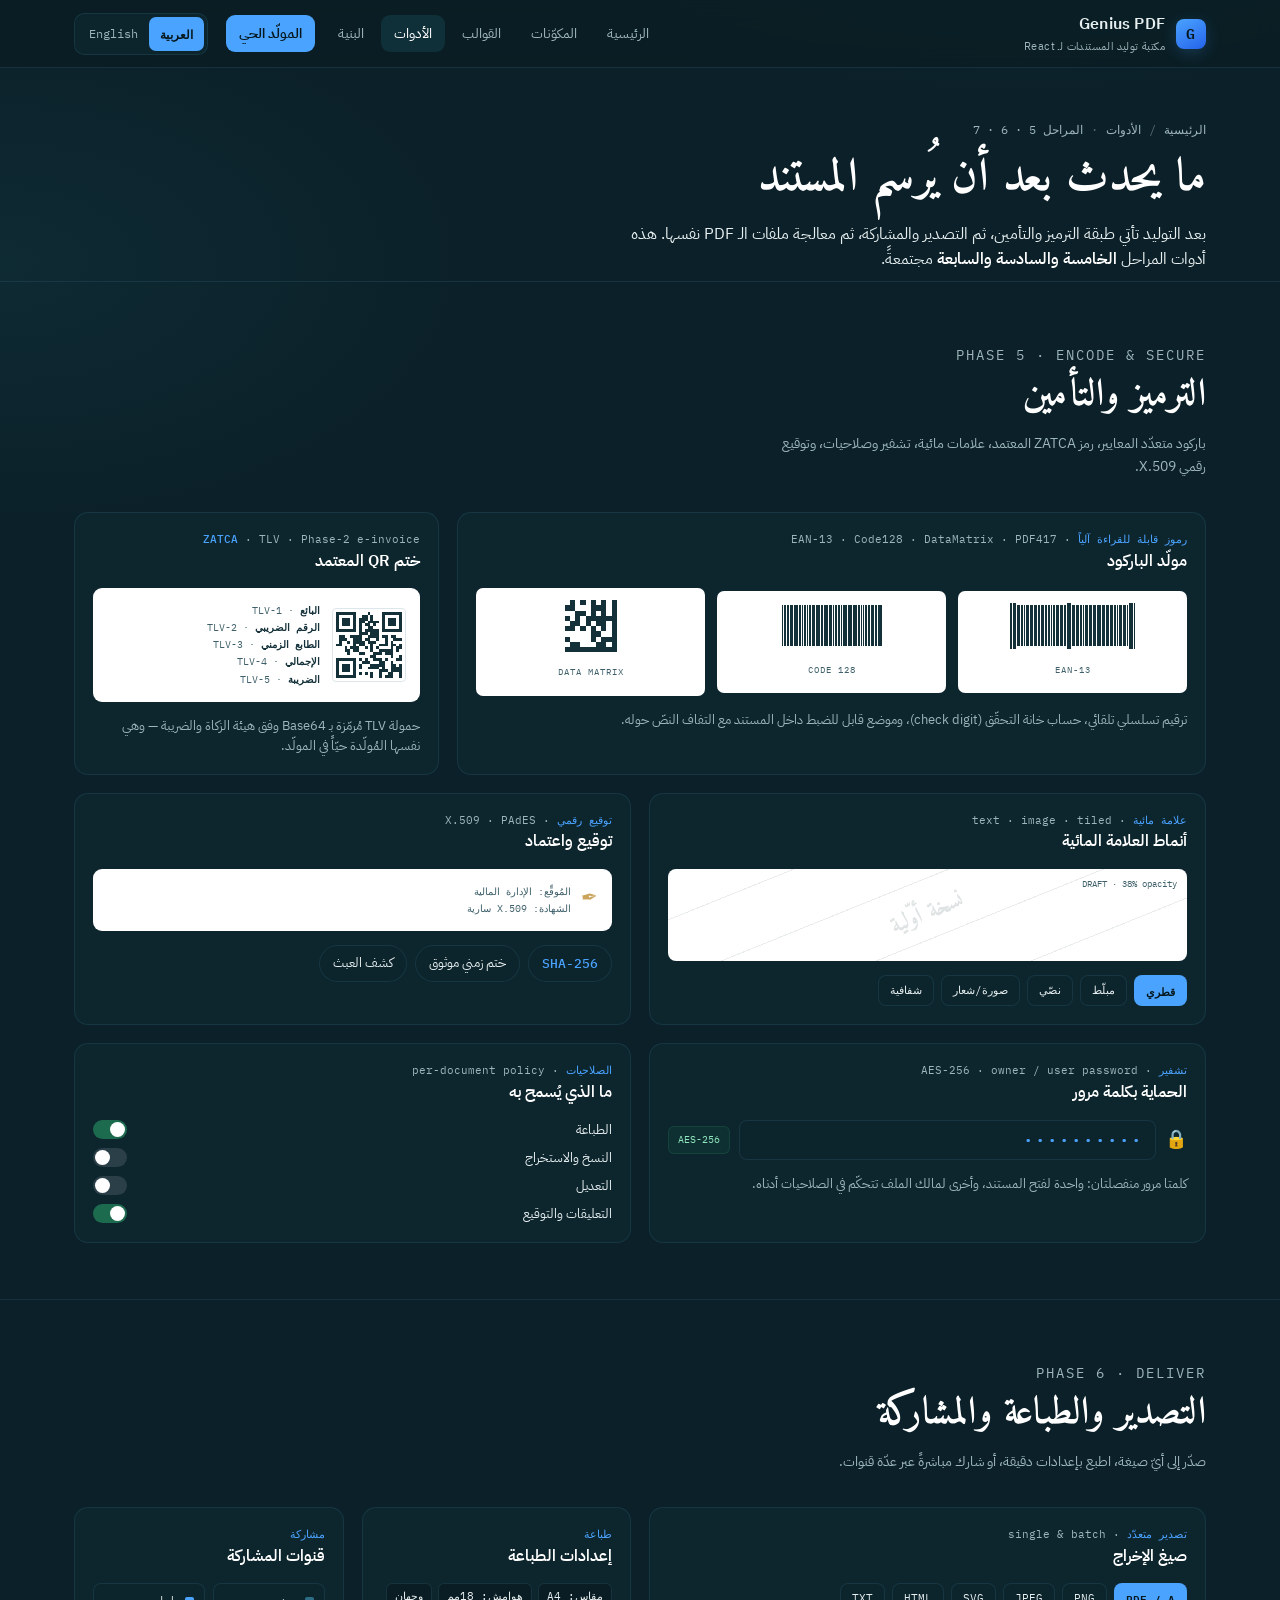
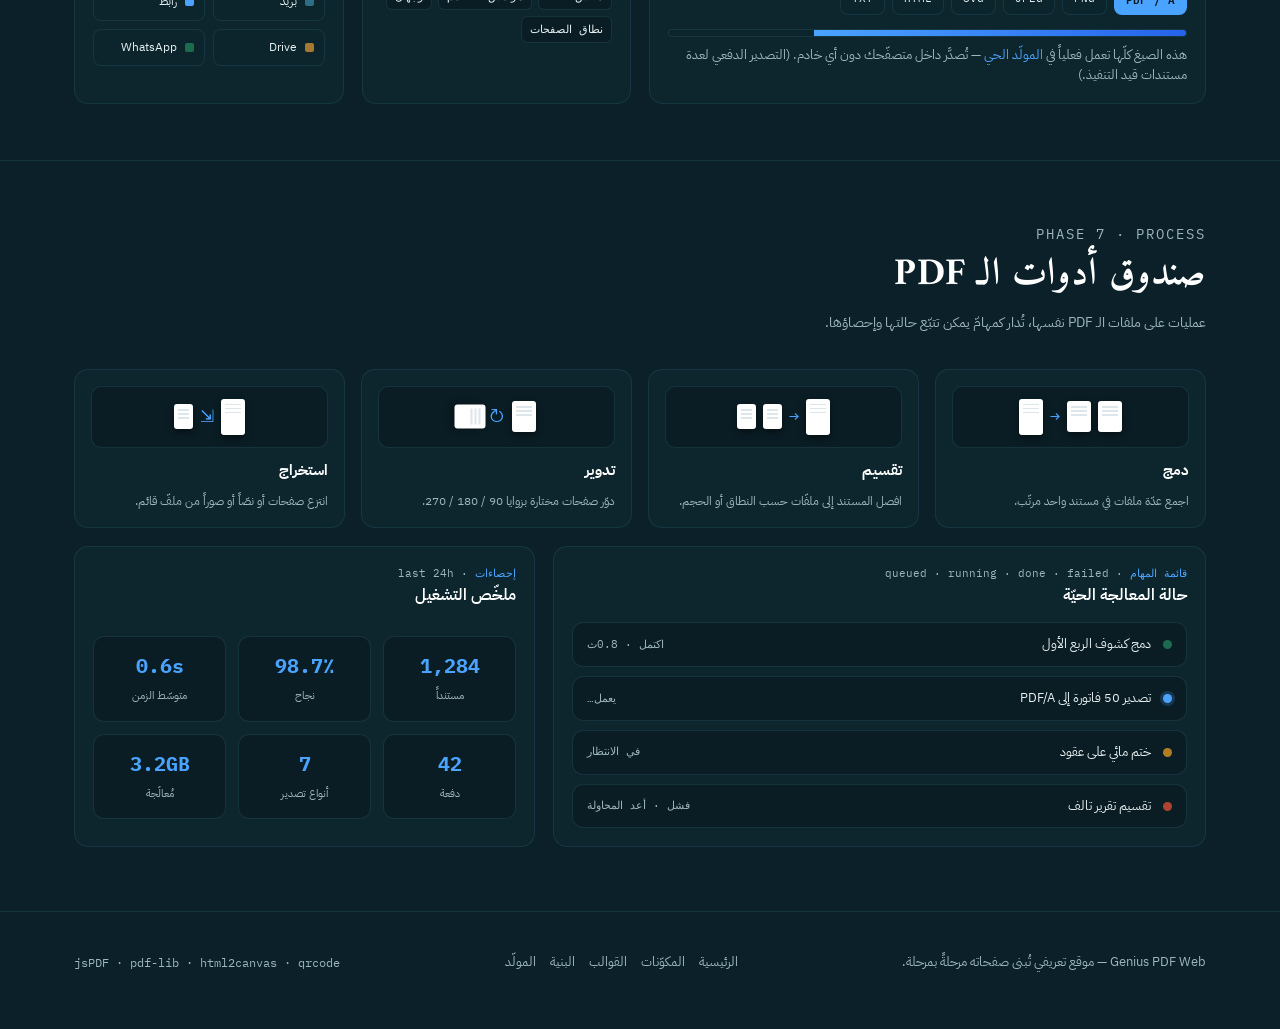
<file: tools.html>
<!doctype html>
<html lang="ar" dir="rtl">
<head>
<meta charset="utf-8">
<meta name="viewport" content="width=device-width, initial-scale=1">
<title>الأدوات — Genius PDF Web</title>
<meta name="description" content="باركود و QR وعلامات مائية وتأمين وتوقيع رقمي، تصدير متعدّد الصيغ وطباعة ومشاركة، وصندوق أدوات PDF: دمج وتقسيم وتدوير واستخراج.">
<link rel="preconnect" href="https://fonts.googleapis.com">
<link rel="preconnect" href="https://fonts.gstatic.com" crossorigin>
<link href="https://fonts.googleapis.com/css2?family=Amiri:wght@400;700&family=IBM+Plex+Mono:wght@400;500;600&family=IBM+Plex+Sans+Arabic:wght@300;400;500;600;700&display=swap" rel="stylesheet">
<link rel="stylesheet" href="assets/styles.css">
</head>
<body dir="rtl">

<!-- ===== shared navigation ===== -->
<header class="site-nav">
  <div class="nav-wrap">
    <a class="site-brand" href="index.html">
      <span class="site-logo">G</span>
      <span class="brand-text">Genius PDF<small data-ar="مكتبة توليد المستندات لـ React" data-en="Document library for React">مكتبة توليد المستندات لـ React</small></span>
    </a>
    <nav class="nav-links" aria-label="الأقسام">
      <a href="index.html" data-ar="الرئيسية" data-en="Home">الرئيسية</a>
      <a href="components.html" data-ar="المكوّنات" data-en="Components">المكوّنات</a>
      <a href="templates.html" data-ar="القوالب" data-en="Templates">القوالب</a>
      <a href="tools.html" data-ar="الأدوات" data-en="Tools">الأدوات</a>
      <a href="architecture.html" data-ar="البنية" data-en="Architecture">البنية</a>
      <a href="generator.html" class="nav-cta" data-ar="المولّد الحي" data-en="Live generator">المولّد الحي</a>
    </nav>
    <div class="nav-right">
      <div class="lang-toggle">
        <div class="seg" role="group" aria-label="language">
          <button id="ar" aria-pressed="true">العربية</button>
          <button id="en" aria-pressed="false">English</button>
        </div>
      </div>
      <button class="nav-burger" aria-label="القائمة" aria-expanded="false">☰</button>
    </div>
  </div>
</header>

<!-- ===== page hero ===== -->
<section class="page-hero">
  <div class="wrap">
    <p class="crumbs"><a href="index.html" data-ar="الرئيسية" data-en="Home">الرئيسية</a><span class="sep">/</span><span data-ar="الأدوات" data-en="Tools">الأدوات</span><span class="sep">·</span><span data-ar="المراحل 5 · 6 · 7" data-en="Phases 5 · 6 · 7">المراحل 5 · 6 · 7</span></p>
    <h1 data-ar="ما يحدث بعد أن يُرسم المستند" data-en="What happens after the document is drawn">ما يحدث بعد أن يُرسم المستند</h1>
    <p class="lede" data-ar="بعد التوليد تأتي طبقة الترميز والتأمين، ثم التصدير والمشاركة، ثم معالجة ملفات الـ PDF نفسها. هذه أدوات المراحل <b>الخامسة والسادسة والسابعة</b> مجتمعةً." data-en="After rendering comes the encoding and security layer, then export and sharing, then operating on the PDF files themselves. These are the <b>Phase 5, 6 and 7</b> tools together.">بعد التوليد تأتي طبقة الترميز والتأمين، ثم التصدير والمشاركة، ثم معالجة ملفات الـ PDF نفسها. هذه أدوات المراحل <b>الخامسة والسادسة والسابعة</b> مجتمعةً.</p>
  </div>
</section>

<!-- ===== PHASE 5 · encoding & security ===== -->
<section class="section">
  <div class="wrap">
    <div class="head">
      <div>
        <p class="k">PHASE 5 · ENCODE &amp; SECURE</p>
        <h2 class="h" data-ar="الترميز والتأمين" data-en="Encoding & security">الترميز والتأمين</h2>
        <p data-ar="باركود متعدّد المعايير، رمز ZATCA المعتمد، علامات مائية، تشفير وصلاحيات، وتوقيع رقمي X.509." data-en="Multi-standard barcodes, the certified ZATCA code, watermarks, encryption and permissions, and X.509 digital signing.">باركود متعدّد المعايير، رمز ZATCA المعتمد، علامات مائية، تشفير وصلاحيات، وتوقيع رقمي X.509.</p>
      </div>
    </div>

    <div class="gal">

      <!-- symbologies -->
      <div class="card span8">
        <div>
          <p class="tag"><b data-ar="رموز قابلة للقراءة آلياً" data-en="Machine-readable codes">رموز قابلة للقراءة آلياً</b> · EAN-13 · Code128 · DataMatrix · PDF417</p>
          <h3 data-ar="مولّد الباركود" data-en="Barcode generator">مولّد الباركود</h3>
        </div>
        <div class="codes">
          <div class="code">
            <div class="bars" data-code="ean"></div>
            <small>EAN-13</small>
          </div>
          <div class="code">
            <div class="bars" data-code="c128"></div>
            <small>CODE 128</small>
          </div>
          <div class="code">
            <div class="dm" data-dm></div>
            <small>DATA MATRIX</small>
          </div>
        </div>
        <p class="desc" data-ar="ترقيم تسلسلي تلقائي، حساب خانة التحقّق (check digit)، وموضع قابل للضبط داخل المستند مع التفاف النصّ حوله." data-en="Automatic sequential numbering, check-digit calculation, and an adjustable position inside the document with text wrapping around it.">ترقيم تسلسلي تلقائي، حساب خانة التحقّق (check digit)، وموضع قابل للضبط داخل المستند مع التفاف النصّ حوله.</p>
      </div>

      <!-- ZATCA QR -->
      <div class="card span4">
        <div>
          <p class="tag"><b>ZATCA</b> · TLV · Phase-2 e-invoice</p>
          <h3 data-ar="ختم QR المعتمد" data-en="Certified QR seal">ختم QR المعتمد</h3>
        </div>
        <div class="mini" style="display:flex;gap:12px;align-items:center">
          <div class="qr" style="width:74px;height:74px"><svg viewBox="0 0 23 23" data-qr shape-rendering="crispEdges"></svg></div>
          <div style="font-family:var(--font-mono);font-size:9.5px;color:var(--ink-2);line-height:1.8">
            <div><b style="color:var(--ink)" data-ar="البائع" data-en="Seller">البائع</b> · TLV-1</div>
            <div><b style="color:var(--ink)" data-ar="الرقم الضريبي" data-en="VAT no.">الرقم الضريبي</b> · TLV-2</div>
            <div><b style="color:var(--ink)" data-ar="الطابع الزمني" data-en="Timestamp">الطابع الزمني</b> · TLV-3</div>
            <div><b style="color:var(--ink)" data-ar="الإجمالي" data-en="Total">الإجمالي</b> · TLV-4</div>
            <div><b style="color:var(--ink)" data-ar="الضريبة" data-en="VAT">الضريبة</b> · TLV-5</div>
          </div>
        </div>
        <p class="desc" data-ar="حمولة TLV مُرمّزة بـ Base64 وفق هيئة الزكاة والضريبة — وهي نفسها المُولّدة حيّاً في المولّد." data-en="A Base64-encoded TLV payload per the ZATCA spec — the same one generated live in the generator.">حمولة TLV مُرمّزة بـ Base64 وفق هيئة الزكاة والضريبة — وهي نفسها المُولّدة حيّاً في المولّد.</p>
      </div>

      <!-- watermark -->
      <div class="card span6">
        <div>
          <p class="tag"><b data-ar="علامة مائية" data-en="Watermark">علامة مائية</b> · text · image · tiled</p>
          <h3 data-ar="أنماط العلامة المائية" data-en="Watermark modes">أنماط العلامة المائية</h3>
        </div>
        <div class="wmmini">
          <span class="tx">DRAFT · 38% opacity</span>
          <div class="tiled"></div>
          <div class="diag"><span data-ar="نسخة أوّلية" data-en="DRAFT COPY">نسخة أوّلية</span></div>
        </div>
        <div class="pills">
          <span class="pill on" data-ar="قطري" data-en="Diagonal">قطري</span>
          <span class="pill" data-ar="مبلّط" data-en="Tiled">مبلّط</span>
          <span class="pill" data-ar="نصّي" data-en="Text">نصّي</span>
          <span class="pill" data-ar="صورة/شعار" data-en="Image/logo">صورة/شعار</span>
          <span class="pill" data-ar="شفافية" data-en="Opacity">شفافية</span>
        </div>
      </div>

      <!-- signature -->
      <div class="card span6">
        <div>
          <p class="tag"><b data-ar="توقيع رقمي" data-en="Digital signature">توقيع رقمي</b> · X.509 · PAdES</p>
          <h3 data-ar="توقيع واعتماد" data-en="Sign & certify">توقيع واعتماد</h3>
        </div>
        <div class="mini">
          <div class="sig" style="border-top:0;padding-top:0">
            <span class="pen">✒</span>
            <div style="font-family:var(--font-mono);font-size:10px;color:var(--ink-2);line-height:1.7">
              <div data-ar="المُوقِّع: الإدارة المالية" data-en="Signer: Finance dept.">المُوقِّع: الإدارة المالية</div>
              <div data-ar="الشهادة: X.509 سارية" data-en="Cert: X.509 valid">الشهادة: X.509 سارية</div>
            </div>
          </div>
        </div>
        <div class="chips">
          <span class="chip"><b>SHA-256</b></span>
          <span class="chip" data-ar="ختم زمني موثوق" data-en="Trusted timestamp">ختم زمني موثوق</span>
          <span class="chip" data-ar="كشف العبث" data-en="Tamper-evident">كشف العبث</span>
        </div>
      </div>

      <!-- encryption -->
      <div class="card span6">
        <div>
          <p class="tag"><b data-ar="تشفير" data-en="Encryption">تشفير</b> · AES-256 · owner / user password</p>
          <h3 data-ar="الحماية بكلمة مرور" data-en="Password protection">الحماية بكلمة مرور</h3>
        </div>
        <div class="lockrow">
          <span style="font-size:18px">🔒</span>
          <div class="pwd">••••••••••</div>
          <span class="lockbadge">AES-256</span>
        </div>
        <p class="desc" data-ar="كلمتا مرور منفصلتان: واحدة لفتح المستند، وأخرى لمالك الملف تتحكّم في الصلاحيات أدناه." data-en="Two separate passwords: one to open the document, and an owner password that controls the permissions below.">كلمتا مرور منفصلتان: واحدة لفتح المستند، وأخرى لمالك الملف تتحكّم في الصلاحيات أدناه.</p>
      </div>

      <!-- permissions -->
      <div class="card span6">
        <div>
          <p class="tag"><b data-ar="الصلاحيات" data-en="Permissions">الصلاحيات</b> · per-document policy</p>
          <h3 data-ar="ما الذي يُسمح به" data-en="What's allowed">ما الذي يُسمح به</h3>
        </div>
        <div class="perm">
          <div class="pr"><span data-ar="الطباعة" data-en="Printing">الطباعة</span><span class="sw"></span></div>
          <div class="pr"><span data-ar="النسخ والاستخراج" data-en="Copy & extract">النسخ والاستخراج</span><span class="sw off"></span></div>
          <div class="pr"><span data-ar="التعديل" data-en="Editing">التعديل</span><span class="sw off"></span></div>
          <div class="pr"><span data-ar="التعليقات والتوقيع" data-en="Annotate & sign">التعليقات والتوقيع</span><span class="sw"></span></div>
        </div>
      </div>

    </div>
  </div>
</section>

<!-- ===== PHASE 6 · export, print, share ===== -->
<section class="section">
  <div class="wrap">
    <div class="head">
      <div>
        <p class="k">PHASE 6 · DELIVER</p>
        <h2 class="h" data-ar="التصدير والطباعة والمشاركة" data-en="Export, print & share">التصدير والطباعة والمشاركة</h2>
        <p data-ar="صدّر إلى أيّ صيغة، اطبع بإعدادات دقيقة، أو شارك مباشرةً عبر عدّة قنوات." data-en="Export to any format, print with precise settings, or share straight through several channels.">صدّر إلى أيّ صيغة، اطبع بإعدادات دقيقة، أو شارك مباشرةً عبر عدّة قنوات.</p>
      </div>
    </div>

    <div class="gal">

      <!-- multi-export -->
      <div class="card span6">
        <div>
          <p class="tag"><b data-ar="تصدير متعدّد" data-en="Multi-export">تصدير متعدّد</b> · single &amp; batch</p>
          <h3 data-ar="صيغ الإخراج" data-en="Output formats">صيغ الإخراج</h3>
        </div>
        <div class="pills">
          <span class="pill on">PDF / A</span>
          <span class="pill">PNG</span>
          <span class="pill">JPEG</span>
          <span class="pill">SVG</span>
          <span class="pill">HTML</span>
          <span class="pill">TXT</span>
        </div>
        <div>
          <div class="progress"><i></i></div>
          <p class="desc" style="margin-top:8px" data-ar="هذه الصيغ كلّها تعمل فعلياً في <a href='generator.html' style='color:var(--teal)'>المولّد الحي</a> — تُصدَّر داخل متصفّحك دون أي خادم. (التصدير الدفعي لعدة مستندات قيد التنفيذ.)" data-en="All these formats work for real in the <a href='generator.html' style='color:var(--teal)'>live generator</a> — exported inside your browser, no server. (Batch export of many documents is in progress.)">هذه الصيغ كلّها تعمل فعلياً في <a href='generator.html' style='color:var(--teal)'>المولّد الحي</a> — تُصدَّر داخل متصفّحك دون أي خادم. (التصدير الدفعي لعدة مستندات قيد التنفيذ.)</p>
        </div>
      </div>

      <!-- print -->
      <div class="card span3">
        <div>
          <p class="tag"><b data-ar="طباعة" data-en="Print">طباعة</b></p>
          <h3 data-ar="إعدادات الطباعة" data-en="Print settings">إعدادات الطباعة</h3>
        </div>
        <div class="proplist">
          <span data-ar="مقاس: A4" data-en="Size: A4">مقاس: <b>A4</b></span>
          <span data-ar="هوامش: 18مم" data-en="Margins: 18mm">هوامش: <b>18mm</b></span>
          <span data-ar="وجهان" data-en="Duplex">وجهان <b>✓</b></span>
          <span data-ar="نطاق الصفحات" data-en="Page range">نطاق <b>1–4</b></span>
        </div>
      </div>

      <!-- share -->
      <div class="card span3">
        <div>
          <p class="tag"><b data-ar="مشاركة" data-en="Share">مشاركة</b></p>
          <h3 data-ar="قنوات المشاركة" data-en="Share channels">قنوات المشاركة</h3>
        </div>
        <div class="share-list">
          <span class="shr"><i class="d" style="background:var(--sky)"></i><span data-ar="بريد" data-en="Email">بريد</span></span>
          <span class="shr"><i class="d" style="background:var(--teal)"></i><span data-ar="رابط" data-en="Link">رابط</span></span>
          <span class="shr"><i class="d" style="background:var(--brass)"></i><span>Drive</span></span>
          <span class="shr"><i class="d" style="background:var(--jade)"></i><span>WhatsApp</span></span>
        </div>
      </div>

    </div>
  </div>
</section>

<!-- ===== PHASE 7 · PDF toolbox + jobs ===== -->
<section class="section">
  <div class="wrap">
    <div class="head">
      <div>
        <p class="k">PHASE 7 · PROCESS</p>
        <h2 class="h" data-ar="صندوق أدوات الـ PDF" data-en="The PDF toolbox">صندوق أدوات الـ PDF</h2>
        <p data-ar="عمليات على ملفات الـ PDF نفسها، تُدار كمهامّ يمكن تتبّع حالتها وإحصاؤها." data-en="Operations on the PDF files themselves, run as jobs you can track and measure.">عمليات على ملفات الـ PDF نفسها، تُدار كمهامّ يمكن تتبّع حالتها وإحصاؤها.</p>
      </div>
    </div>

    <div class="tools">
      <div class="tool">
        <div class="diagram"><span class="pg"></span><span class="pg"></span><span class="op">→</span><span class="pg" style="height:36px"></span></div>
        <h3 data-ar="دمج" data-en="Merge">دمج</h3>
        <p data-ar="اجمع عدّة ملفات في مستند واحد مرتّب." data-en="Combine several files into one ordered document.">اجمع عدّة ملفات في مستند واحد مرتّب.</p>
      </div>
      <div class="tool">
        <div class="diagram"><span class="pg" style="height:36px"></span><span class="op">→</span><span class="pg s"></span><span class="pg s"></span></div>
        <h3 data-ar="تقسيم" data-en="Split">تقسيم</h3>
        <p data-ar="افصل المستند إلى ملفّات حسب النطاق أو الحجم." data-en="Break a document into files by range or size.">افصل المستند إلى ملفّات حسب النطاق أو الحجم.</p>
      </div>
      <div class="tool">
        <div class="diagram"><span class="pg"></span><span class="rot">↻</span><span class="pg" style="transform:rotate(90deg)"></span></div>
        <h3 data-ar="تدوير" data-en="Rotate">تدوير</h3>
        <p data-ar="دوّر صفحات مختارة بزوايا 90 / 180 / 270." data-en="Rotate selected pages by 90 / 180 / 270.">دوّر صفحات مختارة بزوايا 90 / 180 / 270.</p>
      </div>
      <div class="tool">
        <div class="diagram"><span class="pg" style="height:36px"></span><span class="op">⇲</span><span class="pg s"></span></div>
        <h3 data-ar="استخراج" data-en="Extract">استخراج</h3>
        <p data-ar="انتزع صفحات أو نصّاً أو صوراً من ملفّ قائم." data-en="Pull pages, text, or images out of an existing file.">انتزع صفحات أو نصّاً أو صوراً من ملفّ قائم.</p>
      </div>
    </div>

    <div class="gal" style="margin-top:18px">
      <!-- jobs -->
      <div class="card span7">
        <div>
          <p class="tag"><b data-ar="قائمة المهام" data-en="Job queue">قائمة المهام</b> · queued · running · done · failed</p>
          <h3 data-ar="حالة المعالجة الحيّة" data-en="Live processing status">حالة المعالجة الحيّة</h3>
        </div>
        <div class="jobs">
          <div class="job"><i class="js done"></i><div class="jn" data-ar="دمج كشوف الربع الأول" data-en="Merge Q1 statements">دمج كشوف الربع الأول<span>merge · 12 files</span></div><span class="jt" data-ar="اكتمل · 0.8ث" data-en="done · 0.8s">اكتمل · 0.8ث</span></div>
          <div class="job"><i class="js run"></i><div class="jn" data-ar="تصدير 50 فاتورة إلى PDF/A" data-en="Export 50 invoices to PDF/A">تصدير 50 فاتورة إلى PDF/A<span>batch export · 36/50</span></div><span class="jt" data-ar="يعمل…" data-en="running…">يعمل…</span></div>
          <div class="job"><i class="js queue"></i><div class="jn" data-ar="ختم مائي على عقود" data-en="Watermark contracts">ختم مائي على عقود<span>watermark · 8 files</span></div><span class="jt" data-ar="في الانتظار" data-en="queued">في الانتظار</span></div>
          <div class="job"><i class="js fail"></i><div class="jn" data-ar="تقسيم تقرير تالف" data-en="Split corrupt report">تقسيم تقرير تالف<span>split · I/O error</span></div><span class="jt" data-ar="فشل · أعد المحاولة" data-en="failed · retry">فشل · أعد المحاولة</span></div>
        </div>
      </div>

      <!-- stats -->
      <div class="card span5">
        <div>
          <p class="tag"><b data-ar="إحصاءات" data-en="Statistics">إحصاءات</b> · last 24h</p>
          <h3 data-ar="ملخّص التشغيل" data-en="Run summary">ملخّص التشغيل</h3>
        </div>
        <div class="statgrid">
          <div class="sc"><b>1,284</b><span data-ar="مستنداً" data-en="documents">مستنداً</span></div>
          <div class="sc"><b>98.7٪</b><span data-ar="نجاح" data-en="success">نجاح</span></div>
          <div class="sc"><b>0.6s</b><span data-ar="متوسّط الزمن" data-en="avg time">متوسّط الزمن</span></div>
          <div class="sc"><b>42</b><span data-ar="دفعة" data-en="batches">دفعة</span></div>
          <div class="sc"><b>7</b><span data-ar="أنواع تصدير" data-en="export types">أنواع تصدير</span></div>
          <div class="sc"><b>3.2GB</b><span data-ar="مُعالَجة" data-en="processed">مُعالَجة</span></div>
        </div>
      </div>
    </div>
  </div>
</section>

<!-- ===== footer ===== -->
<footer class="site-footer">
  <div class="foot-wrap">
    <span data-ar="Genius PDF Web — موقع تعريفي تُبنى صفحاته مرحلةً بمرحلة." data-en="Genius PDF Web — a showcase site built phase by phase.">Genius PDF Web — موقع تعريفي تُبنى صفحاته مرحلةً بمرحلة.</span>
    <nav class="foot-nav">
      <a href="index.html" data-ar="الرئيسية" data-en="Home">الرئيسية</a>
      <a href="components.html" data-ar="المكوّنات" data-en="Components">المكوّنات</a>
      <a href="templates.html" data-ar="القوالب" data-en="Templates">القوالب</a>
      <a href="architecture.html" data-ar="البنية" data-en="Architecture">البنية</a>
      <a href="generator.html" data-ar="المولّد" data-en="Generator">المولّد</a>
    </nav>
    <span class="mono">jsPDF · pdf-lib · html2canvas · qrcode</span>
  </div>
</footer>

<script src="assets/app.js"></script>
</body>
</html>
</file>
<file: assets/styles.css>
/* ============================================================
   Genius PDF Web — shared design system
   "Engine + Paper": dark workshop chrome, cream rendered documents.
   Used by every page except the live generator (which is standalone).
   ============================================================ */

:root{
  --ink:#14313A; --ink-2:#3F606A;
  --engine:#0B2028; --engine-2:#102C36; --engine-line:#21495780;
  --teal:#4AA3FF; --teal-dim:#2563EB;
  --paper:#FFFFFF; --paper-line:#DDE6EA; --paper-edge:#C8D4DA;
  --total-bg:rgba(74,163,255,.16); --total-border:rgba(37,99,235,.34);
  --brass:#A6792E; --brass-soft:#C9A45A;
  --jade:#1C6B4E; --rose:#B0432D; --amber:#B07D24; --sky:#2D6E86;
  --cloud:#E7EFF0; --cloud-dim:#9DB6BC;
  --font-display:'Amiri',serif;
  --font-ui:'IBM Plex Sans Arabic',system-ui,sans-serif;
  --font-mono:'IBM Plex Mono',ui-monospace,monospace;
  --maxw:1180px;
}

*{box-sizing:border-box}
*{scrollbar-width:thin; scrollbar-color:#2563eb #081b22}
*::-webkit-scrollbar{width:10px; height:10px}
*::-webkit-scrollbar-track{background:#081b22; border-radius:999px}
*::-webkit-scrollbar-thumb{background:linear-gradient(180deg,var(--teal),var(--teal-dim)); border:2px solid #081b22; border-radius:999px}
*::-webkit-scrollbar-thumb:hover{background:linear-gradient(180deg,#74B9FF,var(--teal))}
*::-webkit-scrollbar-corner{background:#081b22}
html{scroll-behavior:smooth}
html,body{max-width:100%; overflow-x:hidden}
body{
  margin:0; font-family:var(--font-ui); color:var(--cloud); line-height:1.6;
  background:
    radial-gradient(1200px 600px at 80% -10%, #133844 0%, transparent 60%),
    radial-gradient(900px 500px at 0% 10%, #0e2a33 0%, transparent 55%),
    var(--engine);
  -webkit-font-smoothing:antialiased;
}
img,svg,canvas,video{max-width:100%}
table{max-width:100%}
a{color:inherit; text-decoration:none}
.wrap{max-width:var(--maxw); margin-inline:auto; padding-inline:24px}
.mono{font-family:var(--font-mono)}
.accent{color:var(--brass-soft)}
.teal{color:var(--teal)}

/* ---------- shared top navigation ---------- */
.site-nav{position:sticky; top:0; z-index:60; backdrop-filter:blur(10px);
  background:#0a1d24cc; border-bottom:1px solid var(--engine-line)}
.nav-wrap{max-width:var(--maxw); margin-inline:auto; padding:12px 24px;
  display:flex; align-items:center; gap:18px}
.site-brand{display:flex; align-items:center; gap:11px; font-weight:600; letter-spacing:.2px; flex:0 0 auto}
.site-logo{width:30px; height:30px; flex:0 0 auto; border-radius:8px;
  background:linear-gradient(150deg,var(--teal),var(--teal-dim));
  display:grid; place-items:center; color:#06181d; font-family:var(--font-mono);
  font-weight:600; font-size:15px; box-shadow:0 4px 16px #4aa3ff33}
.brand-text small{display:block; font-weight:400; font-size:11px; color:var(--cloud-dim); letter-spacing:.4px}

.nav-links{display:flex; align-items:center; gap:4px; margin-inline-start:auto}
.nav-links a{font-size:13.5px; color:var(--cloud-dim); padding:8px 13px; border-radius:9px; transition:.16s; white-space:nowrap}
.nav-links a:hover{color:var(--cloud); background:#0e2a33}
.nav-links a.active{color:#fff; background:#103039}
.nav-links a.nav-cta{background:var(--teal); color:#06181d; font-weight:600; margin-inline-start:6px}
.nav-links a.nav-cta:hover{background:var(--teal-dim); color:#04141a}

.nav-right{display:flex; align-items:center; gap:10px; flex:0 0 auto}
.lang-toggle{flex:0 0 auto}
.seg{display:flex; background:#0c242c; border:1px solid var(--engine-line); border-radius:10px; padding:3px}
.seg button{font-family:var(--font-mono); font-size:12px; color:var(--cloud-dim);
  background:none; border:0; padding:7px 11px; border-radius:7px; cursor:pointer; transition:.18s; white-space:nowrap}
.seg button[aria-pressed="true"]{background:var(--teal); color:#06181d; font-weight:600}
.seg button:focus-visible{outline:2px solid var(--teal); outline-offset:2px}

.nav-burger{display:none; flex:0 0 auto; width:38px; height:38px; border-radius:9px;
  background:#0c242c; border:1px solid var(--engine-line); color:var(--cloud); cursor:pointer; font-size:17px}

/* ---------- buttons ---------- */
.btn{font-family:var(--font-ui); font-size:14px; font-weight:600; padding:12px 20px; border-radius:11px;
  border:0; cursor:pointer; transition:.18s; display:inline-flex; align-items:center; justify-content:center; gap:8px}
.btn.primary{background:var(--teal); color:#06181d; box-shadow:0 8px 22px -10px #4aa3ff88}
.btn.primary:hover{transform:translateY(-1px)}
.btn.ghost{background:#0c242c; border:1px solid var(--engine-line); color:var(--cloud); font-weight:500}
.btn.ghost:hover{border-color:#2c5663}
.btn:focus-visible{outline:2px solid var(--teal); outline-offset:3px}

/* ---------- section frame + headings ---------- */
.section{padding-block:56px; border-top:1px solid var(--engine-line)}
.section:first-of-type{border-top:0}
.head{display:flex; align-items:flex-end; justify-content:space-between; gap:20px; margin-bottom:34px; flex-wrap:wrap}
.k{font-family:var(--font-mono); color:var(--teal); font-size:12px; letter-spacing:2px; text-transform:uppercase; margin:0 0 8px}
h2.h{font-family:var(--font-display); font-weight:700; color:#fff; font-size:clamp(26px,3vw,38px); margin:0; letter-spacing:.4px}
.head p{margin:6px 0 0; color:var(--cloud-dim); font-size:14px; max-width:54ch}
.eyebrow{font-family:var(--font-mono); font-size:12.5px; letter-spacing:2px; color:var(--teal); text-transform:uppercase; margin:0 0 18px}

/* ---------- page hero (lighter than home hero) ---------- */
.page-hero{padding-block:52px 8px}
.page-hero h1{font-family:var(--font-display); font-weight:700; color:#fff;
  font-size:clamp(30px,4vw,46px); line-height:1.14; margin:0 0 16px; letter-spacing:.5px}
.page-hero .lede{font-size:16px; color:var(--cloud); max-width:60ch; margin:0}
.page-hero .lede b{color:#fff; font-weight:600}
.crumbs{font-family:var(--font-mono); font-size:12px; color:var(--cloud-dim); margin:0 0 14px; display:flex; gap:8px; align-items:center}
.crumbs a:hover{color:var(--teal)}
.crumbs .sep{opacity:.5}

/* ---------- chips ---------- */
.chips{display:flex; flex-wrap:wrap; gap:8px}
.chip{font-size:12.5px; padding:7px 13px; border-radius:999px;
  border:1px solid var(--engine-line); background:#0c242c; color:var(--cloud)}
.chip b{color:var(--teal); font-family:var(--font-mono); font-weight:500}

/* ---------- generic card grid ---------- */
.gal{display:grid; grid-template-columns:repeat(12,1fr); gap:18px}
.card{min-width:0; background:#0d262e; border:1px solid var(--engine-line); border-radius:14px; padding:18px;
  display:flex; flex-direction:column; gap:14px; transition:.2s; position:relative; overflow:hidden}
.card:hover{transform:translateY(-3px); border-color:#2c5663}
.card .tag{font-family:var(--font-mono); font-size:11px; color:var(--cloud-dim); margin:0}
.card .tag b{color:var(--teal); font-weight:500}
.card h3{margin:0; font-size:16px; color:#fff; font-weight:600}
.card .desc{font-size:12.5px; color:var(--cloud-dim); margin:0}
.span3{grid-column:span 3} .span4{grid-column:span 4} .span5{grid-column:span 5}
.span6{grid-column:span 6} .span7{grid-column:span 7} .span8{grid-column:span 8}
.span12{grid-column:span 12}

/* ---------- "mini paper" preview surface ---------- */
.mini{background:var(--paper); color:var(--ink); border-radius:9px; padding:14px; direction:rtl; font-size:11px; overflow-x:auto}
body[dir="ltr"] .mini{direction:ltr}

/* ============================================================
   HOME — signature rendered invoice (3D paper)
   ============================================================ */
.home-hero{padding-block:60px 36px}
.home-hero .wrap{display:grid; grid-template-columns:1fr 1fr; gap:54px; align-items:center}
.home-hero h1{font-family:var(--font-display); font-weight:700; color:#fff;
  font-size:clamp(34px,4.4vw,56px); line-height:1.12; margin:0 0 20px; letter-spacing:.5px}
body[dir="ltr"] .home-hero h1{letter-spacing:-.5px}
.home-hero .lede{font-size:17px; color:var(--cloud); max-width:46ch; margin:0 0 26px}
.home-hero .lede b{color:#fff; font-weight:600}
.cta-row{display:flex; gap:11px; flex-wrap:wrap; margin-bottom:22px}
.note{margin-top:6px; font-size:12.5px; color:var(--cloud-dim); display:flex; gap:8px; align-items:center}
.note::before{content:""; width:7px; height:7px; border-radius:50%; background:var(--teal); flex:0 0 auto}

.stage{position:relative; display:flex; justify-content:center; perspective:1600px}
.stage::after{content:""; position:absolute; inset:auto 8% -28px 8%; height:60px;
  background:radial-gradient(50% 100% at 50% 0%, #00000066, transparent 70%); filter:blur(6px)}
.sheet{position:relative; width:100%; max-width:430px; min-width:0; background:var(--paper); color:var(--ink);
  border-radius:6px; padding:26px 26px 16px; direction:rtl; font-size:12px; line-height:1.5;
  box-shadow:0 30px 70px -24px #000a, 0 4px 14px #0006;
  border:1px solid var(--paper-edge);
  transform:rotateY(-9deg) rotateX(2.5deg) rotate(.5deg);
  animation:rise .9s cubic-bezier(.2,.7,.2,1) both}
body[dir="ltr"] .sheet{transform:rotateY(9deg) rotateX(2.5deg) rotate(-.5deg)}
@keyframes rise{from{opacity:0; transform:rotateY(-16deg) translateY(26px)}}
.sheet::before{content:""; position:absolute; inset:0; border-radius:6px; pointer-events:none;
  background:repeating-linear-gradient(180deg, transparent 0 27px, #f0ead84d 27px 28px)}
.wm{position:absolute; inset:0; display:grid; place-items:center; pointer-events:none; z-index:2}
.wm span{font-family:var(--font-display); font-size:54px; color:#14313a; opacity:.05;
  transform:rotate(-26deg); white-space:nowrap; letter-spacing:4px; font-weight:700}
.doc{position:relative; z-index:3}
.doc-head{display:flex; justify-content:space-between; align-items:flex-start; gap:12px;
  padding-bottom:12px; border-bottom:2px solid var(--ink)}
.doc-co{font-family:var(--font-display); font-weight:700; font-size:17px; color:var(--ink); line-height:1.2}
.doc-co small{display:block; font-family:var(--font-ui); font-weight:400; font-size:10px; color:var(--ink-2); letter-spacing:.3px}
.doc-meta{font-family:var(--font-mono); font-size:9.5px; color:var(--ink-2); text-align:end; line-height:1.7}
.doc-meta b{color:var(--ink)}
.seal{width:42px; height:42px; border:1.5px solid var(--brass); border-radius:50%;
  display:grid; place-items:center; color:var(--brass); font-size:8px; text-align:center;
  font-family:var(--font-display); transform:rotate(-12deg); line-height:1.1; opacity:.85; flex:0 0 auto}
.doc-title{display:flex; justify-content:space-between; align-items:baseline; margin:13px 0 11px}
.doc-title h3{margin:0; font-family:var(--font-display); font-size:15px; color:var(--ink)}
.doc-title .en{font-family:var(--font-ui); font-size:10px; color:var(--ink-2); letter-spacing:.5px}
.two{display:grid; grid-template-columns:1fr 1fr; gap:8px; margin-bottom:12px}
.ibox{border:1px solid var(--paper-line); border-radius:5px; padding:8px 9px; background:#F8FBFC}
.ibox h4{margin:0 0 4px; font-size:9px; color:var(--brass); font-weight:600; letter-spacing:.4px;
  text-transform:uppercase; font-family:var(--font-mono)}
.ibox p{margin:0; font-size:11px; color:var(--ink)}
.ibox p span{color:var(--ink-2); font-size:9.5px}
table.grid{width:100%; border-collapse:collapse; font-size:10.5px; margin:2px 0 0}
table.grid th{background:var(--ink); color:#fff; font-weight:500; padding:6px 8px; text-align:start; font-size:9.5px}
table.grid td{padding:6px 8px; border-bottom:1px solid var(--paper-line); color:var(--ink)}
table.grid tbody tr:nth-child(even){background:#F5F8FA}
table.grid td.num,table.grid th.num{text-align:end; font-family:var(--font-mono); font-variant-numeric:tabular-nums}
.totals{margin-top:10px; margin-inline-start:auto; width:62%; font-size:10.5px}
.totals .row{display:flex; justify-content:space-between; padding:4px 2px; border-bottom:1px dotted var(--paper-line)}
.totals .row .v{font-family:var(--font-mono); color:var(--ink)}
.totals .row.disc .v{color:var(--rose)}
.totals .grand{display:flex; justify-content:space-between; align-items:center; margin-top:6px;
  background:var(--total-bg); color:#000; border:1px solid var(--total-border); padding:8px 10px; border-radius:5px; font-weight:600}
.totals .grand,table.demo tfoot td,.summ .s.tot,.tpl .gm,body.generator-page .netbox,body.generator-page table.d-grid tr.grand td,body.generator-page .d-totals .grand{-webkit-print-color-adjust:exact; print-color-adjust:exact}
.totals .grand .v{font-family:var(--font-mono); font-size:13px; color:#000}
.doc-foot{display:flex; align-items:center; gap:10px; margin-top:14px; padding-top:10px; border-top:1px solid var(--paper-line)}
.qr{width:54px; height:54px; flex:0 0 auto; border-radius:4px; background:#fff; padding:3px; border:1px solid var(--paper-line)}
.qr svg{display:block; width:100%; height:100%}
.foot-txt{font-family:var(--font-mono); font-size:8.5px; color:var(--ink-2); line-height:1.7}
.foot-txt b{color:var(--jade)}
.validchip{display:inline-flex; align-items:center; gap:5px; background:#1c6b4e14; color:var(--jade);
  border:1px solid #1c6b4e3d; padding:3px 8px; border-radius:999px; font-size:8.5px; font-weight:600; margin-top:3px}
.validchip::before{content:"✓"; font-weight:700}

/* ---------- home: feature row ---------- */
.features{display:grid; grid-template-columns:repeat(4,1fr); gap:16px}
.feature{min-width:0; background:#0d262e; border:1px solid var(--engine-line); border-radius:14px; padding:18px; display:flex; flex-direction:column; gap:9px}
.feature .fi{width:38px; height:38px; border-radius:10px; display:grid; place-items:center; font-size:18px;
  background:linear-gradient(150deg,#13313c,#0e2731); border:1px solid var(--teal); color:var(--teal); flex:0 0 auto}
.feature h3{margin:0; font-size:15px; color:#fff}
.feature p{margin:0; font-size:12.5px; color:var(--cloud-dim)}

/* ---------- home: hub (links to every page) ---------- */
.hub{display:grid; grid-template-columns:repeat(12,1fr); gap:16px}
.hub-card{grid-column:span 4; min-width:0; background:#0d262e; border:1px solid var(--engine-line); border-radius:16px;
  padding:22px; display:flex; flex-direction:column; gap:11px; transition:.2s; position:relative; overflow:hidden}
.hub-card::after{content:"→"; position:absolute; inset-inline-end:20px; top:20px; font-family:var(--font-mono);
  color:var(--cloud-dim); transition:.2s; font-size:15px}
body[dir="ltr"] .hub-card::after{content:"→"}
body[dir="rtl"] .hub-card::after{content:"←"}
.hub-card:hover{transform:translateY(-4px); border-color:var(--teal)}
.hub-card:hover::after{color:var(--teal); transform:translateX(3px)}
.hub-card .num{font-family:var(--font-mono); font-size:11px; color:var(--teal); letter-spacing:1.5px}
.hub-card h3{margin:0; font-family:var(--font-display); font-weight:700; font-size:20px; color:#fff}
.hub-card p{margin:0; font-size:13px; color:var(--cloud-dim); line-height:1.6}
.hub-card .meta{font-family:var(--font-mono); font-size:11px; color:var(--cloud-dim); margin-top:2px}
.hub-card.wide{grid-column:span 12; background:linear-gradient(120deg,#0e2a33,#0c2128)}

/* ---------- stats strip ---------- */
.stats{display:grid; grid-template-columns:repeat(4,1fr); gap:18px; text-align:center}
.stat b{display:block; font-family:var(--font-display); font-weight:700; font-size:clamp(28px,3.4vw,40px); color:#fff; line-height:1}
.stat span{font-size:12.5px; color:var(--cloud-dim); margin-top:6px; display:block}
.stat .u{color:var(--teal)}

/* ============================================================
   COMPONENTS gallery internals
   ============================================================ */
.proplist{display:flex; flex-wrap:wrap; gap:6px; margin:0}
.proplist span{font-family:var(--font-mono); font-size:10.5px; color:var(--cloud); background:#0a1d24;
  border:1px solid var(--engine-line); border-radius:6px; padding:4px 8px}
.proplist span b{color:var(--teal); font-weight:500}

/* infobox states */
.states{display:grid; grid-template-columns:1fr 1fr; gap:9px}
.st{border-inline-start:3px solid; border-radius:6px; padding:8px 10px; background:#fff}
.st h5{margin:0 0 2px; font-size:11px; font-weight:600; display:flex; gap:6px; align-items:center}
.st p{margin:0; font-size:10px; color:var(--ink-2)}
.st.info{border-color:var(--sky)} .st.info h5{color:var(--sky)}
.st.success{border-color:var(--jade)} .st.success h5{color:var(--jade)}
.st.warn{border-color:var(--amber)} .st.warn h5{color:var(--amber)}
.st.err{border-color:var(--rose)} .st.err h5{color:var(--rose)}

/* dual infobox (equal height) */
.dual{display:grid; grid-template-columns:1fr 1fr; gap:9px; align-items:stretch}
.dual .du{background:#fff; border:1px solid var(--paper-line); border-radius:6px; padding:10px 11px; display:flex; flex-direction:column; gap:3px}
.dual .du h6{margin:0; font-size:9px; color:var(--brass); font-family:var(--font-mono); text-transform:uppercase; letter-spacing:.4px}
.dual .du b{font-family:var(--font-mono); font-size:14px; color:var(--ink)}
.dual .du span{font-size:9.5px; color:var(--ink-2); margin-top:auto}

/* grid preset tabs + demo table */
.tabs{display:flex; gap:6px; flex-wrap:wrap}
.tabs button{font-family:var(--font-mono); font-size:11px; padding:5px 11px; border-radius:7px; cursor:pointer;
  background:#0c242c; border:1px solid var(--engine-line); color:var(--cloud-dim); transition:.16s}
.tabs button[aria-pressed="true"]{background:var(--teal); color:#06181d; font-weight:600; border-color:transparent}
table.demo{width:100%; border-collapse:collapse; font-size:10.5px}
table.demo th,table.demo td{padding:6px 8px; text-align:start}
table.demo td.n,table.demo th.n{text-align:end; font-family:var(--font-mono)}
table.demo tfoot td{font-weight:600}
/* preset: default */
.demo.default th{background:#EEF3F5; color:var(--ink)} .demo.default td{border-bottom:1px solid var(--paper-line)}
.demo.default tfoot td{background:var(--total-bg); color:#000; border-top:2px solid var(--total-border)}
/* striped */
.demo.striped th{background:var(--ink); color:#fff} .demo.striped tbody tr:nth-child(odd){background:#F5F8FA}
.demo.striped tfoot td{background:var(--total-bg); color:#000}
/* dark */
.demo.dark{color:#dfe7e9} .demo.dark th{background:#0c242c; color:var(--teal)}
.demo.dark td{border-bottom:1px solid #ffffff14} .demo.dark tfoot td{background:var(--total-bg); color:#000; border-top:1px solid var(--total-border)}
.mini.darkwrap{background:#0c242c}
/* elegant */
.demo.elegant th{border-bottom:2px solid var(--brass); color:var(--brass); background:none; font-family:var(--font-display); font-size:12px}
.demo.elegant td{border-bottom:1px solid var(--paper-line)} .demo.elegant tfoot td{background:var(--total-bg); color:#000}
/* pastel */
.demo.pastel th{background:#E7F1FF; color:var(--teal-dim)} .demo.pastel tbody tr:nth-child(even){background:#F5F9FF}
.demo.pastel td{border-bottom:1px solid #D8E7F8} .demo.pastel tfoot td{background:var(--total-bg); color:#000}
.mini.pastelwrap{background:#F4F9FF}
/* bordered */
.demo.bordered{border:1.5px solid var(--ink)} .demo.bordered th{background:var(--ink); color:#fff; border:1px solid var(--ink)}
.demo.bordered td{border:1px solid var(--paper-line)} .demo.bordered tfoot td{background:var(--total-bg); color:#000; border:1px solid var(--total-border); font-weight:700}

/* conditional-format swatch row */
.cond{display:flex; gap:8px; flex-wrap:wrap; margin-top:4px}
.cond span{font-family:var(--font-mono); font-size:10px; padding:4px 9px; border-radius:6px}
.cond .pos{background:#1c6b4e1f; color:var(--jade); border:1px solid #1c6b4e44}
.cond .neg{background:#b0432d1f; color:var(--rose); border:1px solid #b0432d44}
.cond .warnc{background:#b07d241f; color:var(--amber); border:1px solid #b07d2444}

/* richtext */
.rt{background:#fff; border-radius:7px; padding:13px 15px; color:var(--ink); font-size:12px; line-height:1.75}
.rt .b{font-weight:700} .rt .it{font-style:italic} .rt .u{text-decoration:underline}
.rt .lnk{color:var(--sky); text-decoration:underline}
.rt .badge{background:var(--jade); color:#fff; font-size:9px; padding:2px 7px; border-radius:999px; font-family:var(--font-mono)}
.rt .hi{background:#f3e6c2} .rt sup{color:var(--rose)} .rt sub{color:var(--sky)}
.rt ul,.rt ol{margin:8px 0 0; padding-inline-start:18px} .rt li{margin-bottom:3px}

/* report header preview */
.rhead{background:#fff; border-radius:7px; padding:13px; color:var(--ink)}
.rhead .top{display:flex; justify-content:space-between; align-items:flex-start; gap:10px; border-bottom:2px solid var(--ink); padding-bottom:10px}
.rhead .logo{width:40px; height:40px; border-radius:8px; background:linear-gradient(150deg,var(--teal),var(--teal-dim)); display:grid; place-items:center; color:#06181d; font-family:var(--font-mono); font-weight:600; flex:0 0 auto}
.rhead .co{font-family:var(--font-display); font-weight:700; font-size:15px; line-height:1.15}
.rhead .co small{display:block; font-weight:400; font-size:9px; color:var(--ink-2); font-family:var(--font-ui)}
.rhead .hgroups{display:grid; grid-template-columns:repeat(3,1fr); gap:8px; margin-top:9px}
.rhead .hg{font-size:9px; color:var(--ink-2); line-height:1.6}
.rhead .hg b{display:block; color:var(--brass); font-family:var(--font-mono); text-transform:uppercase; letter-spacing:.3px; margin-bottom:1px}

/* summary preview */
.summ{display:flex; gap:8px; flex-wrap:wrap}
.summ .s{flex:1; min-width:84px; border:1px solid var(--paper-line); border-radius:8px; padding:9px 11px; background:#fff}
.summ .s b{display:block; font-family:var(--font-mono); font-size:15px; color:var(--ink)}
.summ .s.neg b{color:var(--rose)} .summ .s.tot{background:var(--total-bg); border-color:var(--total-border)}
.summ .s.tot b,.summ .s.tot span{color:#000}
.summ .s span{font-size:10px; color:var(--ink-2)}

/* section divider preview */
.divprev{display:flex; align-items:center; gap:12px; color:var(--ink)}
.divprev::before,.divprev::after{content:""; height:1.5px; background:var(--brass); flex:1; opacity:.6}
.divprev span{font-family:var(--font-display); font-weight:700; font-size:14px; white-space:nowrap; color:var(--brass)}

/* two-columns preview */
.twocol{display:grid; grid-template-columns:1fr 1fr; gap:10px}
.twocol .c{background:#fff; border:1px solid var(--paper-line); border-radius:7px; padding:10px}
.twocol .c h6{margin:0 0 5px; font-size:10px; color:var(--brass); font-family:var(--font-mono); text-transform:uppercase}
.twocol .c p{margin:0; font-size:10.5px; color:var(--ink-2); line-height:1.6}

/* barcodes / qr */
.codes{display:grid; grid-template-columns:repeat(3,1fr); gap:12px; align-items:center}
.code{background:#fff; border-radius:7px; padding:12px; text-align:center}
.code .bars{height:46px; display:flex; gap:1px; align-items:stretch; justify-content:center; margin-bottom:7px}
.code .bars i{background:var(--ink); display:block}
.code small{font-family:var(--font-mono); font-size:9px; color:var(--ink-2); letter-spacing:1px}
.code .qbox{width:58px; height:58px; margin:0 auto 6px}
.code .qbox svg{width:100%; height:100%}
.code .dm{width:52px; height:52px; margin:0 auto 6px; display:grid; grid-template-columns:repeat(10,1fr); gap:0}
.code .dm i{background:var(--ink)} .code .dm i.o{background:transparent}

/* ============================================================
   TEMPLATES catalogue
   ============================================================ */
.filterbar{display:flex; gap:7px; flex-wrap:wrap; margin-bottom:26px}
.filterbar button{font-family:var(--font-mono); font-size:12.5px; padding:8px 15px; border-radius:9px; cursor:pointer;
  background:#0c242c; border:1px solid var(--engine-line); color:var(--cloud-dim); transition:.16s}
.filterbar button[aria-pressed="true"]{background:var(--teal); color:#06181d; font-weight:600; border-color:transparent}

.tpls{display:grid; grid-template-columns:repeat(3,1fr); gap:16px}
.tpl{min-width:0; background:var(--paper); color:var(--ink); border-radius:10px; padding:14px; direction:rtl;
  box-shadow:0 16px 30px -20px #000c, inset 0 0 0 1px var(--paper-edge);
  display:flex; flex-direction:column; gap:9px; min-height:200px; transition:.22s; text-decoration:none}
body[dir="ltr"] .tpl{direction:ltr}
.tpl:hover{transform:translateY(-5px); box-shadow:0 22px 40px -22px #000d, inset 0 0 0 1px var(--teal-dim)}
.tpl .top{display:flex; justify-content:space-between; align-items:flex-start; gap:8px;
  border-bottom:1.5px solid var(--ink); padding-bottom:8px}
.tpl .tt{font-family:var(--font-display); font-weight:700; font-size:14px; line-height:1.15}
.tpl .tt small{display:block; font-family:var(--font-ui); font-weight:400; font-size:8.5px; color:var(--ink-2); letter-spacing:.3px}
.tpl .cat{font-family:var(--font-mono); font-size:8px; letter-spacing:.5px; padding:3px 7px; border-radius:999px; color:#fff; white-space:nowrap; flex:0 0 auto}
.tpl .body{display:flex; flex-direction:column; gap:6px; flex:1}
.tpl .ln{height:5px; border-radius:3px; background:var(--paper-line)}
.tpl .rowmini{display:flex; justify-content:space-between; font-family:var(--font-mono); font-size:9.5px; color:var(--ink-2); border-bottom:1px dotted var(--paper-line); padding-bottom:3px}
.tpl .tcol{display:grid; grid-template-columns:1fr 1fr; gap:8px}
.tpl .box{border:1px solid var(--paper-line); border-radius:5px; padding:6px; font-size:8.5px; color:var(--ink-2); line-height:1.5}
.tpl .gm{margin-top:auto; border-radius:6px; padding:6px 9px; font-family:var(--font-mono); font-size:11px; display:flex; justify-content:space-between; color:#000; background:var(--total-bg); border:1px solid var(--total-border)}
.tpl .gm.brass,.tpl .gm.ink,.tpl .gm.sky,.tpl .gm.rose{background:var(--total-bg); color:#000; border-color:var(--total-border)}
.tpl .open{font-family:var(--font-mono); font-size:9.5px; color:var(--teal-dim); display:flex; align-items:center; gap:5px; margin-top:2px}

/* voucher classes grid */
.vclasses{display:grid; grid-template-columns:repeat(2,1fr); gap:16px}
.vclass{min-width:0; background:#0d262e; border:1px solid var(--engine-line); border-radius:14px; padding:18px}
.vclass .vh{display:flex; align-items:center; gap:10px; margin-bottom:12px}
.vclass .vh .dot{width:11px; height:11px; border-radius:3px; flex:0 0 auto}
.vclass .vh h3{margin:0; font-size:15px; color:#fff}
.vclass .vh small{font-family:var(--font-mono); font-size:10px; color:var(--cloud-dim); margin-inline-start:auto}
.vclass ul{list-style:none; margin:0; padding:0; display:grid; grid-template-columns:1fr 1fr; gap:7px}
.vclass li{font-size:12px; color:var(--cloud); background:#0a1d24; border:1px solid var(--engine-line); border-radius:8px; padding:7px 10px}
.vclass li span{font-family:var(--font-mono); font-size:9.5px; color:var(--cloud-dim); display:block}

/* ============================================================
   TOOLS page
   ============================================================ */
.pills{display:flex; flex-wrap:wrap; gap:7px}
.pill{font-family:var(--font-mono); font-size:11px; padding:6px 11px; border-radius:8px; background:#0c242c; border:1px solid var(--engine-line); color:var(--cloud)}
.pill.on{background:var(--teal); color:#06181d; border-color:transparent; font-weight:600}
.wmmini{position:relative; background:#fff; border-radius:8px; height:92px; overflow:hidden}
.wmmini .diag{position:absolute; inset:0; display:grid; place-items:center}
.wmmini .diag span{font-family:var(--font-display); font-weight:700; font-size:23px; color:#14313a; opacity:.13; transform:rotate(-22deg); white-space:nowrap}
.wmmini .tiled{position:absolute; inset:0; opacity:.09; background-image:repeating-linear-gradient(-22deg,#14313a 0 1px,transparent 1px 58px)}
.wmmini .tx{position:absolute; inset-inline-start:10px; top:8px; font-size:9px; color:var(--ink-2); font-family:var(--font-mono)}
.perm{display:flex; flex-direction:column; gap:8px}
.pr{display:flex; align-items:center; justify-content:space-between; font-size:12.5px; color:var(--cloud)}
.sw{width:34px; height:19px; border-radius:999px; background:var(--jade); position:relative; flex:0 0 auto}
.sw.off{background:#2a3f47}
.sw::after{content:""; position:absolute; width:15px; height:15px; border-radius:50%; background:#fff; top:2px; inset-inline-start:2px; transition:.2s}
.sw.off::after{inset-inline-start:calc(100% - 17px)}
.lockrow{display:flex; align-items:center; gap:9px}
.pwd{flex:1; min-width:0; background:#0c242c; border:1px solid var(--engine-line); border-radius:8px; padding:8px 11px; font-family:var(--font-mono); color:var(--teal); letter-spacing:4px; font-size:14px}
.lockbadge{font-family:var(--font-mono); font-size:10px; padding:5px 9px; border-radius:6px; background:#1c6b4e26; color:#8fe6bd; border:1px solid #1c6b4e55; white-space:nowrap}
.progress{height:8px; border-radius:999px; background:#0c242c; overflow:hidden; border:1px solid var(--engine-line)}
.progress i{display:block; height:100%; width:72%; background:linear-gradient(90deg,var(--teal),var(--teal-dim))}
.share-list{display:grid; grid-template-columns:1fr 1fr; gap:8px}
.shr{display:flex; align-items:center; gap:8px; font-size:12px; background:#0c242c; border:1px solid var(--engine-line); border-radius:8px; padding:8px 10px; color:var(--cloud)}
.shr .d{width:9px; height:9px; border-radius:2px; flex:0 0 auto}
.sig{display:flex; align-items:center; gap:10px; font-size:12px; color:var(--cloud-dim); border-top:1px dashed var(--engine-line); padding-top:10px}
.sig .pen{font-family:var(--font-display); font-size:20px; color:var(--brass-soft); transform:rotate(-8deg)}

/* pdf toolbox diagrams */
.tools{display:grid; grid-template-columns:repeat(4,1fr); gap:16px}
.tool{min-width:0; background:#0d262e; border:1px solid var(--engine-line); border-radius:14px; padding:16px; display:flex; flex-direction:column; gap:11px}
.tool h3{margin:0; font-size:14.5px; color:#fff}
.tool p{margin:0; font-size:11.5px; color:var(--cloud-dim)}
.diagram{height:62px; display:flex; align-items:center; justify-content:center; gap:7px; background:#0a1d24; border-radius:10px; border:1px solid var(--engine-line); flex-wrap:wrap}
.pg{width:24px; height:31px; border-radius:3px; background:var(--paper); position:relative; box-shadow:0 3px 7px #0007; flex:0 0 auto}
.pg::before{content:""; position:absolute; top:5px; inset-inline:4px; height:1.5px; background:var(--paper-line); box-shadow:0 4px 0 var(--paper-line),0 8px 0 var(--paper-line)}
.pg.s{width:19px; height:25px}
.op{color:var(--teal); font-family:var(--font-mono); font-size:17px}
.rot{color:var(--teal); font-size:19px}

/* jobs list */
.jobs{display:flex; flex-direction:column; gap:9px}
.job{display:flex; align-items:center; gap:12px; background:#0a1d24; border:1px solid var(--engine-line); border-radius:11px; padding:11px 14px}
.job .js{width:9px; height:9px; border-radius:50%; flex:0 0 auto}
.job .js.done{background:var(--jade)} .job .js.run{background:var(--teal); box-shadow:0 0 0 3px #4aa3ff33} .job .js.queue{background:var(--amber)} .job .js.fail{background:var(--rose)}
.job .jn{font-size:13px; color:var(--cloud)}
.job .jn span{display:block; font-family:var(--font-mono); font-size:10px; color:var(--cloud-dim)}
.job .jt{margin-inline-start:auto; font-family:var(--font-mono); font-size:11px; color:var(--cloud-dim); text-align:end}
.statgrid{display:grid; grid-template-columns:repeat(3,1fr); gap:12px; margin-top:14px}
.statgrid .sc{background:#0a1d24; border:1px solid var(--engine-line); border-radius:11px; padding:13px; text-align:center}
.statgrid .sc b{display:block; font-family:var(--font-mono); font-size:20px; color:var(--teal)}
.statgrid .sc span{font-size:11px; color:var(--cloud-dim)}

/* ============================================================
   ARCHITECTURE page
   ============================================================ */
.engine-grid{display:grid; grid-template-columns:1.05fr .95fr; gap:24px; align-items:stretch}
.codeblock{min-width:0; background:#071318; border:1px solid var(--engine-line); border-radius:14px; overflow:hidden; display:flex; flex-direction:column}
.codeblock .top{display:flex; gap:7px; padding:13px 15px; border-bottom:1px solid var(--engine-line); align-items:center}
.codeblock .dot{width:11px; height:11px; border-radius:50%}
.codeblock .top span{margin-inline-start:auto; font-family:var(--font-mono); font-size:11px; color:var(--cloud-dim)}
pre{margin:0; padding:18px; overflow:auto; font-family:var(--font-mono); font-size:12.5px; line-height:1.85; direction:ltr; text-align:left}
.t-key{color:#7fd1c6} .t-fn{color:#e3b765} .t-str{color:#9fd39a} .t-com{color:#5a7681} .t-var{color:#cfe0e3} .t-num{color:#d79bd6}
.out{min-width:0; overflow-x:auto; background:var(--paper); border-radius:14px; padding:18px; color:var(--ink); direction:rtl;
  display:flex; flex-direction:column; gap:10px; box-shadow:inset 0 0 0 1px var(--paper-edge)}
body[dir="ltr"] .out{direction:ltr}
.out .ohead{font-family:var(--font-display); font-weight:700; font-size:14px; border-bottom:2px solid var(--ink); padding-bottom:7px}
.out .obadge{font-family:var(--font-mono); font-size:9px; color:var(--brass); letter-spacing:1px}

/* clean-architecture layers */
.layers{display:grid; gap:10px}
.layer{display:grid; grid-template-columns:200px 1fr; gap:18px; align-items:center;
  background:#0d262e; border:1px solid var(--engine-line); border-radius:12px; padding:15px 18px}
.layer .lname{font-family:var(--font-mono); font-size:13px; color:#fff; display:flex; align-items:center; gap:9px}
.layer .lname i{width:9px; height:9px; border-radius:2px; flex:0 0 auto}
.layer .ldesc{font-size:13px; color:var(--cloud-dim)}
.layer .ldesc b{color:var(--cloud)}
.l-mvc{font-family:var(--font-mono); font-size:11px; color:var(--teal); margin-inline-start:auto; white-space:nowrap}

/* folder tree */
.tree{background:#071318; border:1px solid var(--engine-line); border-radius:14px; padding:20px 22px;
  font-family:var(--font-mono); font-size:13px; line-height:1.9; color:var(--cloud); direction:ltr; text-align:left; overflow:auto}
.tree .dir{color:var(--teal)}
.tree .cm{color:var(--cloud-dim)}
.tree .root{color:#fff; font-weight:600}

/* mvc mapping */
.mvc{display:grid; grid-template-columns:repeat(3,1fr); gap:16px}
.mvc .m{min-width:0; background:#0d262e; border:1px solid var(--engine-line); border-radius:14px; padding:18px; display:flex; flex-direction:column; gap:9px}
.mvc .m .badge{font-family:var(--font-mono); font-size:11px; padding:5px 11px; border-radius:7px; width:max-content; letter-spacing:1px}
.mvc .m.model .badge{background:#c9a45a22; color:var(--brass-soft); border:1px solid #c9a45a55}
.mvc .m.view .badge{background:#4aa3ff22; color:var(--teal); border:1px solid #4aa3ff55}
.mvc .m.ctrl .badge{background:#2d6e8622; color:#7fbcd6; border:1px solid #2d6e8655}
.mvc .m h3{margin:0; font-size:15px; color:#fff}
.mvc .m p{margin:0; font-size:12.5px; color:var(--cloud-dim)}
.mvc .m code{font-family:var(--font-mono); font-size:11px; color:var(--cloud); background:#0a1d24; padding:2px 6px; border-radius:5px}

/* ai cards */
.ai-ic{width:36px; height:36px; border-radius:9px; display:grid; place-items:center; font-size:17px;
  background:linear-gradient(150deg,#13313c,#0e2731); border:1px solid var(--teal); color:var(--teal); flex:0 0 auto}

/* checklist */
.checklist{display:grid; grid-template-columns:1fr 1fr; gap:10px}
.check{display:flex; align-items:flex-start; gap:11px; background:#0a1d24; border:1px solid var(--engine-line); border-radius:11px; padding:12px 14px; font-size:13px; color:var(--cloud)}
.check .cb{width:20px; height:20px; border-radius:6px; background:#1c6b4e33; color:#62d29f; display:grid; place-items:center; font-size:12px; font-weight:700; flex:0 0 auto}

/* ---------- footer ---------- */
.site-footer{padding-block:40px 56px; border-top:1px solid var(--engine-line); color:var(--cloud-dim); font-size:13px; margin-top:8px}
.foot-wrap{max-width:var(--maxw); margin-inline:auto; padding-inline:24px; display:flex; justify-content:space-between; gap:16px; flex-wrap:wrap; align-items:center}
.foot-wrap .mono{font-size:12px}
.foot-nav{display:flex; gap:14px; flex-wrap:wrap}
.foot-nav a:hover{color:var(--teal)}

/* ============================================================
   responsive
   ============================================================ */
@media (max-width:960px){
  .wrap,.nav-wrap,.foot-wrap{padding-inline:18px}
  .section{padding-block:42px}
  .page-hero{padding-block:42px 4px}
  .head{align-items:flex-start; flex-direction:column; margin-bottom:24px}
  .home-hero .wrap{grid-template-columns:1fr; gap:40px}
  .stage{order:-1}
  .gal>*{grid-column:span 12 !important}
  .engine-grid{grid-template-columns:1fr}
  .layer{grid-template-columns:1fr; gap:6px}
  .l-mvc{margin-inline-start:0}
  .features{grid-template-columns:1fr 1fr}
  .hub-card{grid-column:span 6}
  .stats{grid-template-columns:1fr 1fr}
  .mvc{grid-template-columns:1fr}
  .codes{grid-template-columns:1fr}
  .vclasses{grid-template-columns:1fr}
  .rhead .hgroups{grid-template-columns:1fr}
  .twocol{grid-template-columns:1fr}
}
@media (max-width:760px){
  .wrap,.nav-wrap,.foot-wrap{padding-inline:14px}
  .site-brand{min-width:0}
  .brand-text{min-width:0; overflow:hidden; text-overflow:ellipsis}
  .brand-text small{white-space:nowrap; overflow:hidden; text-overflow:ellipsis}
  .nav-links{position:absolute; inset-block-start:100%; inset-inline:0; flex-direction:column; align-items:stretch;
    gap:4px; padding:14px 24px 18px; background:#0a1d24f2; border-bottom:1px solid var(--engine-line);
    margin-inline-start:0; display:none}
  .nav-links.open{display:flex}
  .nav-links a{padding:11px 13px}
  .nav-links a.nav-cta{margin-inline-start:0; text-align:center}
  .nav-burger{display:block}
  .nav-right{margin-inline-start:auto}
  .home-hero{padding-block:36px 24px}
  .home-hero .wrap{gap:28px}
  .sheet{max-width:min(430px,100%); padding:20px 18px 14px; transform:none}
  body[dir="ltr"] .sheet{transform:none}
  .two,.dual,.states,.tpl .tcol{grid-template-columns:1fr}
  .totals{width:100%}
  .doc-head,.doc-title,.doc-foot,.rhead .top,.job,.lockrow{flex-wrap:wrap}
  .doc-meta,.job .jt{margin-inline-start:0; width:100%; text-align:start}
  .seal{width:38px; height:38px}
  table.grid,table.demo{min-width:420px}
  .mini table,.out table{min-width:420px}
  .chips,.filterbar,.pills,.tabs{overflow-x:auto; flex-wrap:nowrap; padding-bottom:4px}
  .chips > *,.filterbar > *,.pills > *,.tabs > *{flex:0 0 auto}
  .tpls{grid-template-columns:1fr 1fr}
  .tools{grid-template-columns:1fr 1fr}
  .features{grid-template-columns:1fr}
  .hub-card{grid-column:span 12}
  .stats{grid-template-columns:1fr 1fr}
  .checklist{grid-template-columns:1fr}
  .share-list{grid-template-columns:1fr}
  .vclass ul{grid-template-columns:1fr}
  .foot-wrap{align-items:flex-start; flex-direction:column}
}
@media (max-width:480px){
  .wrap,.nav-wrap,.foot-wrap{padding-inline:12px}
  .section{padding-block:34px}
  .page-hero h1{font-size:clamp(27px,10vw,36px)}
  h2.h{font-size:clamp(24px,8vw,32px)}
  .card,.feature,.hub-card,.tool,.vclass,.mvc .m{padding:15px}
  .btn{width:100%; padding-inline:14px}
  .cta-row{flex-direction:column}
  .crumbs{overflow-x:auto; white-space:nowrap; padding-bottom:3px}
  .stats{grid-template-columns:1fr}
  .tpls{grid-template-columns:1fr}
  .tools{grid-template-columns:1fr}
  .statgrid{grid-template-columns:1fr}
  .vclass .vh{align-items:flex-start; flex-wrap:wrap}
  .vclass .vh small{margin-inline-start:0; width:100%}
  .perm .pr,.shr{align-items:flex-start}
}
@media (prefers-reduced-motion:reduce){
  *{animation:none !important; transition:none !important}
  .sheet{transform:none}
}

/* ============================================================
   GENERATOR PAGE - scoped styles moved from generator.html
   ============================================================ */
body.generator-page *{box-sizing:border-box}
  body.generator-page{margin:0; font-family:var(--font-ui); color:var(--cloud); line-height:1.6;
    background:radial-gradient(1100px 540px at 82% -8%,#133844 0,transparent 60%),
               radial-gradient(820px 460px at 0% 8%,#0e2a33 0,transparent 55%),var(--engine);
    -webkit-font-smoothing:antialiased}
  body.generator-page .mono{font-family:var(--font-mono)}
  body.generator-page *{scrollbar-width:thin; scrollbar-color:#2563eb #081b22}
  body.generator-page *::-webkit-scrollbar{width:10px; height:10px}
  body.generator-page *::-webkit-scrollbar-track{background:#081b22; border-radius:999px}
  body.generator-page *::-webkit-scrollbar-thumb{background:linear-gradient(180deg,var(--teal),var(--teal-dim)); border:2px solid #081b22; border-radius:999px}
  body.generator-page *::-webkit-scrollbar-thumb:hover{background:linear-gradient(180deg,#74B9FF,var(--teal))}
  body.generator-page *::-webkit-scrollbar-corner{background:#081b22}

  body.generator-page .bar{position:sticky; top:0; z-index:40; backdrop-filter:blur(10px); background:#0a1d24cc; border-bottom:1px solid var(--engine-line)}
  body.generator-page .bar .in{max-width:1200px; margin-inline:auto; padding:13px 22px; display:flex; align-items:center; gap:14px}
  body.generator-page .brand{display:flex; align-items:center; gap:11px; font-weight:600}
  body.generator-page .glyph{width:30px; height:30px; border-radius:8px; display:grid; place-items:center; color:#06181d; font-family:var(--font-mono); font-weight:600; background:linear-gradient(150deg,var(--teal),var(--teal-dim)); box-shadow:0 4px 16px #4aa3ff33}
  body.generator-page .brand small{display:block; font-weight:400; font-size:11px; color:var(--cloud-dim)}
  body.generator-page .bar .sp{flex:1}
  body.generator-page .seg{display:flex; background:#0c242c; border:1px solid var(--engine-line); border-radius:10px; padding:3px}
  body.generator-page .seg button{font-family:var(--font-mono); font-size:12px; color:var(--cloud-dim); background:none; border:0; padding:7px 12px; border-radius:7px; cursor:pointer; transition:.16s; flex:1; white-space:nowrap}
  body.generator-page .seg button[aria-pressed="true"]{background:var(--teal); color:#06181d; font-weight:600}

  /* shared site navigation (matches the rest of the site) */
  body.generator-page .site-nav{position:sticky; top:0; z-index:40; backdrop-filter:blur(10px); background:#0a1d24cc; border-bottom:1px solid var(--engine-line)}
  body.generator-page .nav-wrap{max-width:1200px; margin-inline:auto; padding:12px 22px; display:flex; align-items:center; gap:16px}
  body.generator-page .site-brand{display:flex; align-items:center; gap:11px; font-weight:600; flex:0 0 auto; color:inherit; text-decoration:none}
  body.generator-page .site-logo{width:30px; height:30px; flex:0 0 auto; border-radius:8px; display:grid; place-items:center; color:#06181d; font-family:var(--font-mono); font-weight:600; font-size:15px; background:linear-gradient(150deg,var(--teal),var(--teal-dim)); box-shadow:0 4px 16px #4aa3ff33}
  body.generator-page .brand-text small{display:block; font-weight:400; font-size:11px; color:var(--cloud-dim); letter-spacing:.4px}
  body.generator-page .nav-links{display:flex; align-items:center; gap:4px; margin-inline-start:auto}
  body.generator-page .nav-links a{font-size:13.5px; color:var(--cloud-dim); text-decoration:none; padding:8px 13px; border-radius:9px; transition:.16s; white-space:nowrap}
  body.generator-page .nav-links a:hover{color:var(--cloud); background:#0e2a33}
  body.generator-page .nav-links a.active{color:#fff; background:#103039}
  body.generator-page .nav-links a.nav-cta{background:var(--teal); color:#06181d; font-weight:600; margin-inline-start:6px}
  body.generator-page .nav-right{display:flex; align-items:center; gap:10px; flex:0 0 auto}
  body.generator-page .nav-right .seg button{flex:0 0 auto}
  body.generator-page .nav-burger{display:none; flex:0 0 auto; width:38px; height:38px; border-radius:9px; background:#0c242c; border:1px solid var(--engine-line); color:var(--cloud); cursor:pointer; font-size:17px}
  @media (max-width:820px){
    body.generator-page .nav-links{position:absolute; inset-block-start:100%; inset-inline:0; flex-direction:column; align-items:stretch; gap:4px; padding:14px 22px 18px; background:#0a1d24f2; border-bottom:1px solid var(--engine-line); margin-inline-start:0; display:none}
    body.generator-page .nav-links.open{display:flex}
    body.generator-page .nav-links a.nav-cta{margin-inline-start:0; text-align:center}
    body.generator-page .nav-burger{display:block}
    body.generator-page .nav-right{margin-inline-start:auto}
  }
  body.generator-page #docType{flex-wrap:wrap}
  body.generator-page #docType button{flex:1 1 28%; min-width:92px}
  body.generator-page .twogrids{display:grid; grid-template-columns:1fr 1fr; gap:14px; align-items:start}
  body.generator-page .gtitle{font-family:var(--font-display); font-weight:700; font-size:14px; margin:0 0 6px; color:var(--ink)}
  body.generator-page .netbox{margin-top:14px; background:var(--total-bg); color:#000; border:1px solid var(--total-border); border-radius:8px; padding:12px 15px; display:flex; justify-content:space-between; align-items:center; font-weight:600}
  body.generator-page .netbox .v{font-family:var(--font-mono); font-size:18px; color:#000}
  body.generator-page .words{margin-top:12px; border:1px dashed var(--brass); border-radius:7px; padding:9px 12px; font-size:13px; color:var(--ink); background:#ffffff80; line-height:1.7}
  body.generator-page .words b{color:var(--brass); font-family:var(--font-mono); font-size:10px; letter-spacing:.5px}
  body.generator-page .balanced{display:inline-flex; align-items:center; gap:6px; padding:4px 12px; border-radius:999px; font-size:12px; font-weight:700}
  body.generator-page .balanced::before{font-weight:700}
  body.generator-page .balanced.ok{background:#4aa3ff1f; color:var(--teal-dim); border:1px solid #4aa3ff55} body.generator-page .balanced.ok::before{content:"✓"}
  body.generator-page .balanced.no{background:#b0432d1c; color:var(--rose); border:1px solid #b0432d55} body.generator-page .balanced.no::before{content:"✕"}
  body.generator-page .sign-row{display:flex; justify-content:space-between; margin-top:30px; gap:26px}
  body.generator-page .sign-row .sg{flex:1; text-align:center; font-size:11px; color:var(--ink-2)}
  body.generator-page .sign-row .sg .ln{border-top:1px solid var(--ink); margin-top:34px; padding-top:5px; font-family:var(--font-mono)}

  body.generator-page .app{max-width:1500px; height:calc(100vh - 55px); min-height:0; margin-inline:auto; padding:22px; display:grid; grid-template-columns:minmax(260px,300px) minmax(0,1fr) minmax(320px,410px); gap:22px; align-items:stretch; grid-template-areas:"actions preview edit"; overflow:hidden}
  html[dir="ltr"] body.generator-page .app{grid-template-areas:"edit preview actions"}
  body.generator-page .col-edit{grid-area:edit; display:flex; flex-direction:column; gap:16px; min-height:0; overflow-y:auto; overflow-x:hidden; padding-inline-end:4px; overscroll-behavior:contain; mask-image:linear-gradient(to bottom,transparent 0,#000 14px,#000 calc(100% - 14px),transparent 100%)}
  body.generator-page .col-actions{grid-area:actions; min-width:0; min-height:0; overflow-y:auto; overflow-x:hidden; padding-inline-end:4px; overscroll-behavior:contain; mask-image:linear-gradient(to bottom,transparent 0,#000 14px,#000 calc(100% - 14px),transparent 100%)}
  body.generator-page .panel{background:#0d262e; border:1px solid var(--engine-line); border-radius:16px; padding:18px}
  body.generator-page .panel > h2{margin:0 0 4px; font-size:13px; font-family:var(--font-mono); color:var(--teal); letter-spacing:1.4px; text-transform:uppercase}
  body.generator-page .panel > .sub{margin:0 0 15px; font-size:12.5px; color:var(--cloud-dim)}
  body.generator-page .action-panel{padding:16px; background:linear-gradient(180deg,#12313b,#0d262e 46%,#0a1d24); box-shadow:0 20px 48px -34px #000}
  body.generator-page .action-panel .sub{margin-bottom:12px}

  body.generator-page .field{margin-bottom:12px}
  body.generator-page .field label{display:block; font-size:12px; color:var(--cloud-dim); margin-bottom:6px}
  body.generator-page .field input,body.generator-page .field select{width:100%; background:#0a1d24; border:1px solid var(--engine-line); border-radius:9px; padding:10px 12px; color:var(--cloud); font-family:var(--font-ui); font-size:13.5px; transition:.16s}
  body.generator-page .field input:focus,body.generator-page .field select:focus{outline:none; border-color:var(--teal); box-shadow:0 0 0 3px #4aa3ff22}
  body.generator-page .grid2{display:grid; grid-template-columns:1fr 1fr; gap:11px}
  body.generator-page .grid3{display:grid; grid-template-columns:1fr 1fr 1fr; gap:11px}

  /* invoice items rows */
  body.generator-page .items-head{display:grid; grid-template-columns:1fr 60px 86px 30px; gap:8px; font-size:11px; color:var(--cloud-dim); padding:0 2px 6px; font-family:var(--font-mono)}
  body.generator-page .irow{display:grid; grid-template-columns:1fr 60px 86px 30px; gap:8px; margin-bottom:8px; align-items:center}
  body.generator-page .irow input{background:#0a1d24; border:1px solid var(--engine-line); border-radius:8px; padding:8px 9px; color:var(--cloud); font-size:13px; width:100%; font-family:var(--font-ui)}
  body.generator-page .irow input.n{font-family:var(--font-mono); text-align:end}
  body.generator-page .irow input:focus{outline:none; border-color:var(--teal)}

  /* generic transaction rows (statement / operations) */
  body.generator-page .trow{background:#0a1d24; border:1px solid var(--engine-line); border-radius:10px; padding:9px; margin-bottom:8px; display:flex; flex-direction:column; gap:7px}
  body.generator-page .trow .r{display:grid; gap:7px}
  body.generator-page .trow input,body.generator-page .trow select{background:#0e2630; border:1px solid var(--engine-line); border-radius:8px; padding:8px 9px; color:var(--cloud); font-size:13px; width:100%; font-family:var(--font-ui)}
  body.generator-page .trow input.n{font-family:var(--font-mono); text-align:end}
  body.generator-page .trow input:focus,body.generator-page .trow select:focus{outline:none; border-color:var(--teal)}

  body.generator-page .del{background:#1a2b30; border:1px solid var(--engine-line); color:var(--rose); border-radius:8px; cursor:pointer; height:35px; font-size:15px; transition:.16s}
  body.generator-page .del:hover{background:#2a1a17; border-color:#b0432d66}
  body.generator-page .addbtn{margin-top:4px; width:100%; background:#0c242c; border:1px dashed #2c5663; color:var(--teal); border-radius:9px; padding:9px; cursor:pointer; font-family:var(--font-mono); font-size:13px; transition:.16s}
  body.generator-page .addbtn:hover{background:#0e2a33; border-style:solid}
  body.generator-page .gbar{display:flex; align-items:center; justify-content:space-between; gap:10px; margin-bottom:13px}
  body.generator-page .gbar .lbl{font-size:12.5px; color:var(--cloud-dim)}
  body.generator-page .gbar .seg{flex:0 0 auto}
  body.generator-page .gbar .seg button{flex:0 0 auto; font-size:11.5px}

  /* ===== COLUMN / GROUP CONTROLS ===== */
  body.generator-page .col-ctrl{margin-bottom:8px}
  body.generator-page .col-row{display:flex; align-items:center; gap:8px; background:#0a1d24; border:1px solid var(--engine-line); border-radius:9px; padding:7px 9px; margin-bottom:6px}
  body.generator-page .col-row.hidden-col{opacity:.5}
  body.generator-page .col-row .grip{color:var(--cloud-dim); font-size:13px; cursor:default; flex:0 0 auto; font-family:var(--font-mono)}
  body.generator-page .col-row .cname{flex:1; font-size:13px; color:var(--cloud); min-width:0; white-space:nowrap; overflow:hidden; text-overflow:ellipsis}
  body.generator-page .col-row .col-btns{display:flex; gap:5px; flex:0 0 auto}
  body.generator-page .col-row .col-btns button{width:28px; height:28px; border:1px solid var(--engine-line); background:#0c242c; color:var(--cloud); border-radius:7px; cursor:pointer; font-size:13px; line-height:1; transition:.15s; display:grid; place-items:center; padding:0}
  body.generator-page .col-row .col-btns button:hover:not(:disabled){border-color:#2c5663; background:#0e2a33}
  body.generator-page .col-row .col-btns button:disabled{opacity:.3; cursor:not-allowed}
  body.generator-page .col-row .col-btns button.eye.on{color:var(--teal); border-color:#2c5663}
  body.generator-page .col-row .col-btns button.eye.off{color:var(--cloud-dim)}
  body.generator-page .chkline{display:flex; align-items:center; gap:8px; margin:10px 0 4px; font-size:12.5px; color:var(--cloud-dim); cursor:pointer}
  body.generator-page .chkline input{accent-color:var(--teal)}
  body.generator-page .field-sel{margin-bottom:12px}
  body.generator-page .field-sel label{display:block; font-size:12px; color:var(--cloud-dim); margin-bottom:6px}
  body.generator-page .field-sel select{width:100%; background:#0a1d24; border:1px solid var(--engine-line); border-radius:9px; padding:10px 12px; color:var(--cloud); font-family:var(--font-ui); font-size:13.5px}
  body.generator-page .field-sel select:focus{outline:none; border-color:var(--teal)}

  body.generator-page .vrow{display:flex; align-items:center; gap:9px; padding:8px 11px; border-radius:9px; background:#0a1d24; border:1px solid var(--engine-line); font-size:12.5px; margin-bottom:7px; color:var(--cloud)}
  body.generator-page .vrow .ic{width:19px; height:19px; border-radius:50%; display:grid; place-items:center; font-size:11px; font-weight:700; flex:0 0 auto}
  body.generator-page .vrow.pass .ic{background:#1c6b4e33; color:#62d29f}
  body.generator-page .vrow.fail .ic{background:#b0432d3a; color:#ff9b86} body.generator-page .vrow.fail{border-color:#b0432d66}
  body.generator-page .vrow small{margin-inline-start:auto; font-family:var(--font-mono); font-size:11px; color:var(--cloud-dim)}
  body.generator-page .vban{margin-top:12px; border-radius:10px; padding:11px 13px; font-size:12.5px; line-height:1.55}
  body.generator-page .vban.ok{background:#1c6b4e1f; border:1px solid #1c6b4e55; color:#8fe6bd}
  body.generator-page .vban.err{background:#b0432d1f; border:1px solid #b0432d66; color:#ffb3a1}

  body.generator-page .actions{display:grid; grid-template-columns:1fr; gap:9px; margin-top:14px}
  body.generator-page .btn{flex:1; font-family:var(--font-ui); font-size:14px; font-weight:600; padding:13px; border-radius:11px; border:0; cursor:pointer; transition:.18s; display:flex; align-items:center; justify-content:center; gap:8px}
  body.generator-page .btn.primary{background:var(--teal); color:#06181d; box-shadow:0 8px 22px -10px #4aa3ff88}
  body.generator-page .btn.primary:hover{transform:translateY(-1px)}
  body.generator-page .btn.primary:disabled{background:#15303a; color:#62828d; cursor:not-allowed; box-shadow:none; transform:none}
  body.generator-page .btn.ghost{flex:0 0 auto; background:#0c242c; border:1px solid var(--engine-line); color:var(--cloud); font-weight:500; padding-inline:16px}
  body.generator-page .btn.ghost:hover{border-color:#2c5663}
  body.generator-page .hint{font-size:11.5px; color:var(--cloud-dim); margin-top:9px; text-align:center}
  body.generator-page .spin{width:15px; height:15px; border:2px solid #06181d44; border-top-color:#06181d; border-radius:50%; animation:sp .7s linear infinite}
  @keyframes sp{to{transform:rotate(360deg)}}

  /* ===== EXPORT FORMAT GRID ===== */
  body.generator-page .exp-head{display:flex; align-items:center; gap:8px; margin:16px 0 9px}
  body.generator-page .exp-head .ttl{font-size:12px; font-family:var(--font-mono); color:var(--teal); letter-spacing:1.2px; text-transform:uppercase}
  body.generator-page .exp-head .ln{flex:1; height:1px; background:var(--engine-line)}
  body.generator-page .exp-grid{display:grid; grid-template-columns:1fr 1fr; gap:8px}
  body.generator-page .exp-btn{display:flex; flex-direction:column; align-items:center; gap:5px; background:#0a1d24; border:1px solid var(--engine-line); border-radius:11px; padding:11px 6px; cursor:pointer; transition:.15s; color:var(--cloud); font-family:var(--font-ui)}
  body.generator-page .exp-btn:hover:not(:disabled){border-color:var(--teal); background:#0e2a33; transform:translateY(-1px)}
  body.generator-page .exp-btn:disabled{opacity:.45; cursor:not-allowed}
  body.generator-page .exp-btn .ic{font-size:18px; line-height:1; font-family:var(--font-mono); color:var(--teal); font-weight:600}
  body.generator-page .exp-btn .nm{font-size:12px; font-weight:600}
  body.generator-page .exp-btn .ex{font-size:9.5px; font-family:var(--font-mono); color:var(--cloud-dim); letter-spacing:.4px}
  body.generator-page .exp-btn.busy{pointer-events:none}
  body.generator-page .exp-btn.busy .ic{animation:sp .7s linear infinite; border:2px solid #4aa3ff44; border-top-color:var(--teal); border-radius:50%; width:16px; height:16px; font-size:0}
  body.generator-page .share-row{display:grid; grid-template-columns:1fr; gap:8px; margin-top:9px}
  body.generator-page .share-row .btn{font-size:13px; padding:11px}
  body.generator-page .sheet-close,body.generator-page .mobile-fabs,body.generator-page .mobile-backdrop{display:none}

  body.generator-page .col-prev{grid-area:preview; min-width:0; min-height:0; overflow-y:auto; overflow-x:hidden; padding-inline-end:4px; overscroll-behavior:contain; mask-image:linear-gradient(to bottom,transparent 0,#000 14px,#000 calc(100% - 14px),transparent 100%)}
  body.generator-page .prev-bar{display:flex; align-items:center; justify-content:space-between; margin-bottom:14px; gap:12px; flex-wrap:wrap}
  body.generator-page .prev-bar h1{font-family:var(--font-display); font-weight:700; font-size:22px; color:#fff; margin:0; letter-spacing:.4px}
  body.generator-page .prev-bar .tag{font-family:var(--font-mono); font-size:12px; color:var(--cloud-dim)}
  body.generator-page #stage{position:relative; overflow:hidden; background:#081519; border:1px solid var(--engine-line); border-radius:16px; padding:22px 0; min-height:300px}
  body.generator-page #paperScale{position:absolute; top:22px; left:50%; width:794px; margin-left:-397px; transform-origin:top center}

  /* ===== document A4 = 794px ===== */
  body.generator-page #paper{width:794px; background:var(--paper); color:var(--ink); padding:44px 46px 30px; direction:rtl; font-size:13px; line-height:1.55; position:relative; box-shadow:0 22px 60px -28px #000}
  body.generator-page #paper .wm{position:absolute; inset:0; display:grid; place-items:center; pointer-events:none; z-index:1}
  body.generator-page #paper .wm span{font-family:var(--font-display); font-weight:700; font-size:90px; color:#14313a; opacity:.05; transform:rotate(-26deg); white-space:nowrap; letter-spacing:6px}
  body.generator-page #paper .doc{position:relative; z-index:2}
  body.generator-page .d-head{display:flex; justify-content:space-between; align-items:flex-start; gap:16px; border-bottom:2.5px solid var(--ink); padding-bottom:14px}
  body.generator-page .d-co{font-family:var(--font-display); font-weight:700; font-size:24px; line-height:1.15}
  body.generator-page .d-co small{display:block; font-family:var(--font-ui); font-weight:400; font-size:11px; color:var(--ink-2); letter-spacing:.3px}
  body.generator-page .d-seal{width:58px; height:58px; border:2px solid var(--brass); border-radius:50%; display:grid; place-items:center; color:var(--brass); font-size:11px; text-align:center; font-family:var(--font-display); transform:rotate(-11deg); line-height:1.15; opacity:.85; flex:0 0 auto}
  body.generator-page .d-meta{font-family:var(--font-mono); font-size:11px; color:var(--ink-2); text-align:end; line-height:1.9}
  body.generator-page .d-meta b{color:var(--ink)}
  body.generator-page .d-title{display:flex; justify-content:space-between; align-items:baseline; margin:18px 0 14px}
  body.generator-page .d-title h3{margin:0; font-family:var(--font-display); font-size:22px}
  body.generator-page .d-title .en{font-family:var(--font-ui); font-size:12px; color:var(--ink-2); letter-spacing:.5px}
  body.generator-page .d-two{display:grid; grid-template-columns:1fr 1fr 1fr; gap:12px; margin-bottom:16px}
  body.generator-page .d-two.two{grid-template-columns:1fr 1fr}
  body.generator-page .d-box{border:1px solid var(--paper-line); border-radius:7px; padding:11px 13px; background:#F8FBFC}
  body.generator-page .d-box h4{margin:0 0 5px; font-size:10px; color:var(--brass); font-weight:600; letter-spacing:.5px; text-transform:uppercase; font-family:var(--font-mono)}
  body.generator-page .d-box p{margin:0; font-size:14px} body.generator-page .d-box p span{color:var(--ink-2); font-size:11px}
  body.generator-page table.d-grid{width:100%; border-collapse:collapse; font-size:13px}
  body.generator-page table.d-grid th{background:var(--ink); color:#fff; font-weight:500; padding:9px 11px; text-align:start; font-size:11.5px}
  body.generator-page table.d-grid td{padding:9px 11px; border-bottom:1px solid var(--paper-line)}
  body.generator-page table.d-grid tbody tr:nth-child(even):not(.grp):not(.sub):not(.grand){background:#F5F8FA}
  body.generator-page table.d-grid .num{text-align:end; font-family:var(--font-mono); font-variant-numeric:tabular-nums}
  body.generator-page table.d-grid tr.grp td{background:#EAF1F4; color:var(--ink); font-weight:700; font-family:var(--font-display); font-size:14.5px; border-top:2px solid var(--ink)}
  body.generator-page table.d-grid tr.grp .c{font-family:var(--font-mono); font-size:11px; color:var(--ink-2); font-weight:400}
  body.generator-page table.d-grid tr.sub td{background:#F3F7F9; font-weight:700; border-top:1px solid var(--paper-line)}
  body.generator-page table.d-grid tr.grand td{background:var(--total-bg); color:#000; border-top:1px solid var(--total-border); border-bottom:1px solid var(--total-border); font-weight:700}
  body.generator-page table.d-grid tr.grand td.num{font-size:16px}
  body.generator-page .d-summary{display:flex; gap:8px; flex-wrap:wrap; margin:0 0 16px}
  body.generator-page .d-summary .s{border:1px solid var(--paper-line); border-radius:8px; padding:8px 12px; background:#F8FBFC; min-width:96px}
  body.generator-page .d-summary .s b{display:block; font-family:var(--font-mono); font-size:15px; color:var(--ink)}
  body.generator-page .d-summary .s.neg b{color:var(--rose)}
  body.generator-page .d-summary .s span{font-size:10.5px; color:var(--ink-2)}
  body.generator-page .d-totals{margin-top:14px; margin-inline-start:auto; width:56%; font-size:13px}
  body.generator-page .d-totals .row{display:flex; justify-content:space-between; padding:6px 4px; border-bottom:1px dotted var(--paper-line)}
  body.generator-page .d-totals .row .v{font-family:var(--font-mono)} body.generator-page .d-totals .row.disc .v{color:var(--rose)}
  body.generator-page .d-totals .grand{display:flex; justify-content:space-between; align-items:center; margin-top:9px; background:var(--total-bg); color:#000; border:1px solid var(--total-border); padding:11px 13px; border-radius:7px; font-weight:600}
  body.generator-page .d-totals .grand .v{font-family:var(--font-mono); font-size:17px; color:#000}
  body.generator-page .d-foot{display:flex; align-items:center; gap:14px; margin-top:20px; padding-top:14px; border-top:1px solid var(--paper-line)}
  body.generator-page #docQR{width:78px; height:78px; flex:0 0 auto; background:#fff; padding:4px; border:1px solid var(--paper-line); border-radius:5px}
  body.generator-page #docQR img{width:100%; height:100%; display:block; image-rendering:pixelated}
  body.generator-page .d-foot .ft{font-family:var(--font-mono); font-size:10px; color:var(--ink-2); line-height:1.9}
  body.generator-page .vchip{display:inline-flex; align-items:center; gap:5px; background:#4aa3ff1a; color:var(--teal-dim); border:1px solid #4aa3ff55; padding:3px 9px; border-radius:999px; font-size:10px; font-weight:600; margin-top:4px}
  body.generator-page .vchip::before{content:"✓"; font-weight:700}

  /* ===== HEADER VARIANTS ===== */
  body.generator-page .d-logo{width:54px; height:54px; flex:0 0 auto; border-radius:12px; display:grid; place-items:center; font-family:var(--font-mono); font-weight:700; font-size:24px; color:#fff; background:linear-gradient(150deg,var(--teal),var(--teal-dim))}
  /* classic = existing .d-head (default) */
  /* centered */
  body.generator-page .hd-centered{text-align:center; border-bottom:2.5px solid var(--ink); padding-bottom:16px}
  body.generator-page .hd-centered .d-logo{margin:0 auto 10px}
  body.generator-page .hd-centered .d-co{font-size:26px}
  body.generator-page .hd-centered .hd-meta{font-family:var(--font-mono); font-size:11px; color:var(--ink-2); margin-top:8px; line-height:1.8}
  body.generator-page .hd-centered .hd-meta b{color:var(--ink)}
  /* banner (colored bar) */
  body.generator-page .hd-banner{display:flex; justify-content:space-between; align-items:center; gap:16px; background:var(--ink); color:#fff; border-radius:12px; padding:18px 22px}
  body.generator-page .hd-banner .d-co{color:#fff; font-size:23px}
  body.generator-page .hd-banner .d-co small{color:#ffffffbb}
  body.generator-page .hd-banner .hd-meta{font-family:var(--font-mono); font-size:11px; color:#ffffffcc; text-align:end; line-height:1.9}
  body.generator-page .hd-banner .hd-meta b{color:#fff}
  body.generator-page .hd-banner .d-logo{background:#ffffff1f; border:1px solid #ffffff40}
  /* minimal */
  body.generator-page .hd-minimal{display:flex; justify-content:space-between; align-items:flex-end; gap:16px; border-bottom:1px solid var(--paper-line); padding-bottom:10px}
  body.generator-page .hd-minimal .d-co{font-family:var(--font-ui); font-weight:700; font-size:18px}
  body.generator-page .hd-minimal .d-co small{font-weight:400; color:var(--ink-2)}
  body.generator-page .hd-minimal .hd-meta{font-family:var(--font-mono); font-size:10.5px; color:var(--ink-2); text-align:end; line-height:1.8}
  /* formal (double border + seal + logo) */
  body.generator-page .hd-formal{border-top:4px double var(--brass); border-bottom:2px solid var(--ink); padding:12px 0 14px; display:flex; justify-content:space-between; align-items:center; gap:16px}
  body.generator-page .hd-formal .d-co{font-size:22px}
  body.generator-page .hd-formal .hd-meta{font-family:var(--font-mono); font-size:10.5px; color:var(--ink-2); text-align:end; line-height:1.85}
  body.generator-page .hd-formal .hd-meta b{color:var(--ink)}

  /* ===== FOOTER VARIANTS ===== */
  /* default = existing .d-foot */
  body.generator-page .ft-signatures{display:flex; justify-content:space-between; gap:26px; margin-top:26px; padding-top:8px}
  body.generator-page .ft-signatures .sg{flex:1; text-align:center; font-size:11px; color:var(--ink-2)}
  body.generator-page .ft-signatures .sg .ln{border-top:1px solid var(--ink); margin-top:36px; padding-top:5px; font-family:var(--font-mono)}
  body.generator-page .ft-bank{margin-top:20px; padding-top:14px; border-top:1px solid var(--paper-line); display:flex; justify-content:space-between; gap:18px; align-items:flex-start; font-size:11px}
  body.generator-page .ft-bank .bk h5{margin:0 0 4px; font-family:var(--font-mono); font-size:10px; color:var(--brass); text-transform:uppercase; letter-spacing:.5px}
  body.generator-page .ft-bank .bk p{margin:0; font-family:var(--font-mono); color:var(--ink-2); line-height:1.8}
  body.generator-page .ft-bank #docQR{width:66px; height:66px}
  body.generator-page .ft-band{margin-top:20px; background:var(--ink); color:#fff; border-radius:10px; padding:12px 18px; display:flex; justify-content:space-between; align-items:center; gap:14px; font-size:11px; line-height:1.7}
  body.generator-page .ft-band .ft-band-txt{font-family:var(--font-mono); color:#ffffffcc}
  body.generator-page .ft-band #docQR{width:60px; height:60px; background:#fff; padding:4px; border-radius:6px}
  body.generator-page .ft-minimal{margin-top:18px; padding-top:10px; border-top:1px solid var(--paper-line); text-align:center; font-family:var(--font-mono); font-size:10px; color:var(--ink-2); line-height:1.8}

  /* ===== TEMPLATES PANEL ===== */
  body.generator-page .tpl-row{display:flex; align-items:center; gap:8px; background:#0a1d24; border:1px solid var(--engine-line); border-radius:10px; padding:9px 11px; margin-bottom:8px}
  body.generator-page .tpl-row .tpl-info{flex:1; min-width:0}
  body.generator-page .tpl-row .tpl-name{font-size:13px; color:var(--cloud); font-weight:600; white-space:nowrap; overflow:hidden; text-overflow:ellipsis}
  body.generator-page .tpl-row .tpl-sub{font-size:11px; color:var(--cloud-dim); font-family:var(--font-mono)}
  body.generator-page .tpl-row button{flex:0 0 auto; border:1px solid var(--engine-line); background:#0c242c; color:var(--cloud); border-radius:7px; padding:6px 9px; font-size:12px; cursor:pointer; transition:.15s}
  body.generator-page .tpl-row button.load{color:var(--teal); border-color:#2c5663}
  body.generator-page .tpl-row button.load:hover{background:#0e2a33}
  body.generator-page .tpl-row button.tdel{color:var(--rose)}
  body.generator-page .tpl-row button.tdel:hover{background:#2a1a17; border-color:#b0432d66}
  body.generator-page .tpl-empty{font-size:12px; color:var(--cloud-dim); text-align:center; padding:14px 8px; font-family:var(--font-mono)}
  body.generator-page .tpl-tools{display:flex; gap:8px; margin-top:10px}
  body.generator-page .tpl-tools button{flex:1; background:#0c242c; border:1px solid var(--engine-line); color:var(--cloud); border-radius:9px; padding:9px; cursor:pointer; font-size:12.5px; transition:.15s; display:flex; align-items:center; justify-content:center; gap:6px}
  body.generator-page .tpl-tools button:hover{border-color:#2c5663; background:#0e2a33}
  body.generator-page .tpl-save{display:flex; gap:8px; margin-bottom:12px}
  body.generator-page .tpl-save input{flex:1; background:#0a1d24; border:1px solid var(--engine-line); border-radius:9px; padding:9px 11px; color:var(--cloud); font-family:var(--font-ui); font-size:13px}
  body.generator-page .tpl-save input:focus{outline:none; border-color:var(--teal)}
  body.generator-page .tpl-save button{flex:0 0 auto; background:var(--teal); color:#06181d; border:0; border-radius:9px; padding:9px 14px; font-weight:600; cursor:pointer; font-size:13px}
  body.generator-page .tpl-save button:hover{filter:brightness(1.05)}
  body.generator-page .toast{position:fixed; inset-block-end:22px; inset-inline:50%; transform:translateX(50%); background:var(--jade); color:#fff; padding:11px 20px; border-radius:10px; font-size:13px; font-weight:600; box-shadow:0 10px 30px -8px #000; z-index:90; opacity:0; transition:.25s; pointer-events:none}
  body.generator-page .toast.show{opacity:1; transform:translateX(50%) translateY(-4px)}
  body.generator-page .toast.err{background:var(--rose)}
  body.generator-page .stylegrid{display:grid; grid-template-columns:1fr 1fr; gap:8px}
  body.generator-page .stylegrid label{display:flex; align-items:center; gap:7px; background:#0a1d24; border:1px solid var(--engine-line); border-radius:9px; padding:9px 11px; cursor:pointer; font-size:12.5px; color:var(--cloud-dim); transition:.15s}
  body.generator-page .stylegrid label:hover{border-color:#2c5663; color:var(--cloud)}
  body.generator-page .stylegrid label.on{border-color:var(--teal); color:var(--cloud); background:#0e2a33}
  body.generator-page .stylegrid input{accent-color:var(--teal); flex:0 0 auto}

  @media (max-width:1180px){
    body.generator-page .app{grid-template-columns:minmax(0,1fr) minmax(300px,380px); grid-template-areas:"preview edit" "actions actions"}
    html[dir="ltr"] body.generator-page .app{grid-template-areas:"edit preview" "actions actions"}
    body.generator-page .col-actions{grid-column:1 / -1; max-width:760px; width:100%; justify-self:center}
    body.generator-page .action-panel{display:grid; grid-template-columns:1fr 1fr; gap:14px; align-items:start}
    body.generator-page .action-panel > h2,body.generator-page .action-panel > .sub{grid-column:1 / -1}
    body.generator-page .action-panel .hint{grid-column:1 / -1}
  }
  @media (max-width:900px){
    body.generator-page.sheet-open{overflow:hidden}
    body.generator-page .app{height:auto; min-height:calc(100vh - 55px); overflow:visible; grid-template-columns:1fr; grid-template-areas:"preview"; padding:14px 12px 96px}
    html[dir="ltr"] body.generator-page .app{grid-template-areas:"preview"}
    body.generator-page .col-prev{max-height:none; overflow:visible; mask-image:none; padding-inline-end:0}
    body.generator-page .col-edit,body.generator-page .col-actions{position:fixed; inset-inline:10px; inset-block:auto 10px; z-index:82; display:flex; flex-direction:column; gap:12px; max-height:min(82vh,720px); overflow-y:auto; overflow-x:hidden; mask-image:none; padding:52px 4px 8px; border:1px solid var(--engine-line); border-radius:18px; background:#081b22f2; box-shadow:0 28px 80px -24px #000; transform:translateY(calc(100% + 18px)); opacity:0; pointer-events:none; transition:transform .22s ease,opacity .22s ease}
    body.generator-page .col-edit.mobile-open,body.generator-page .col-actions.mobile-open{transform:translateY(0); opacity:1; pointer-events:auto}
    body.generator-page .action-panel{display:block}
    body.generator-page .sheet-close{position:fixed; inset-block-start:12px; inset-inline-end:14px; z-index:3; display:grid; place-items:center; width:34px; height:34px; border-radius:10px; border:1px solid var(--engine-line); background:#0c242c; color:var(--cloud); font-size:18px; cursor:pointer}
    body.generator-page .sheet-close:hover{border-color:var(--teal)}
    body.generator-page .mobile-backdrop{position:fixed; inset:0; z-index:80; display:block; background:#020b0f99; opacity:0; pointer-events:none; transition:opacity .2s ease}
    body.generator-page .mobile-backdrop.show{opacity:1; pointer-events:auto}
    body.generator-page .mobile-fabs{position:fixed; inset-inline-end:16px; inset-block-end:18px; z-index:78; display:flex; flex-direction:column; gap:10px}
    body.generator-page .mobile-fab{width:54px; height:54px; border-radius:18px; border:1px solid #74b9ff66; background:linear-gradient(150deg,var(--teal),var(--teal-dim)); color:#06181d; box-shadow:0 16px 38px -18px #000,0 0 0 5px #4aa3ff18; font-family:var(--font-ui); font-size:22px; font-weight:700; cursor:pointer; display:grid; place-items:center}
    body.generator-page .mobile-fab.secondary{background:#0c242c; color:var(--cloud); border-color:var(--engine-line); box-shadow:0 14px 32px -20px #000}
    body.generator-page .mobile-fab:focus-visible{outline:2px solid var(--teal); outline-offset:3px}
  }
  @media print{
    body.generator-page{background:#fff}
    body.generator-page .bar,body.generator-page .site-nav,body.generator-page .col-edit,body.generator-page .col-actions,body.generator-page .prev-bar,body.generator-page .mobile-fabs,body.generator-page .mobile-backdrop,body.generator-page .sheet-close{display:none !important}
    body.generator-page .app{display:block; height:auto; overflow:visible; padding:0; max-width:none}
    body.generator-page .col-prev{overflow:visible; padding:0; mask-image:none}
    body.generator-page #stage{border:0; background:#fff; padding:0; overflow:visible; min-height:0}
    body.generator-page #paperScale{position:static; width:auto; margin:0; transform:none !important}
    body.generator-page #paper{box-shadow:none; width:auto}
  }
</file>
